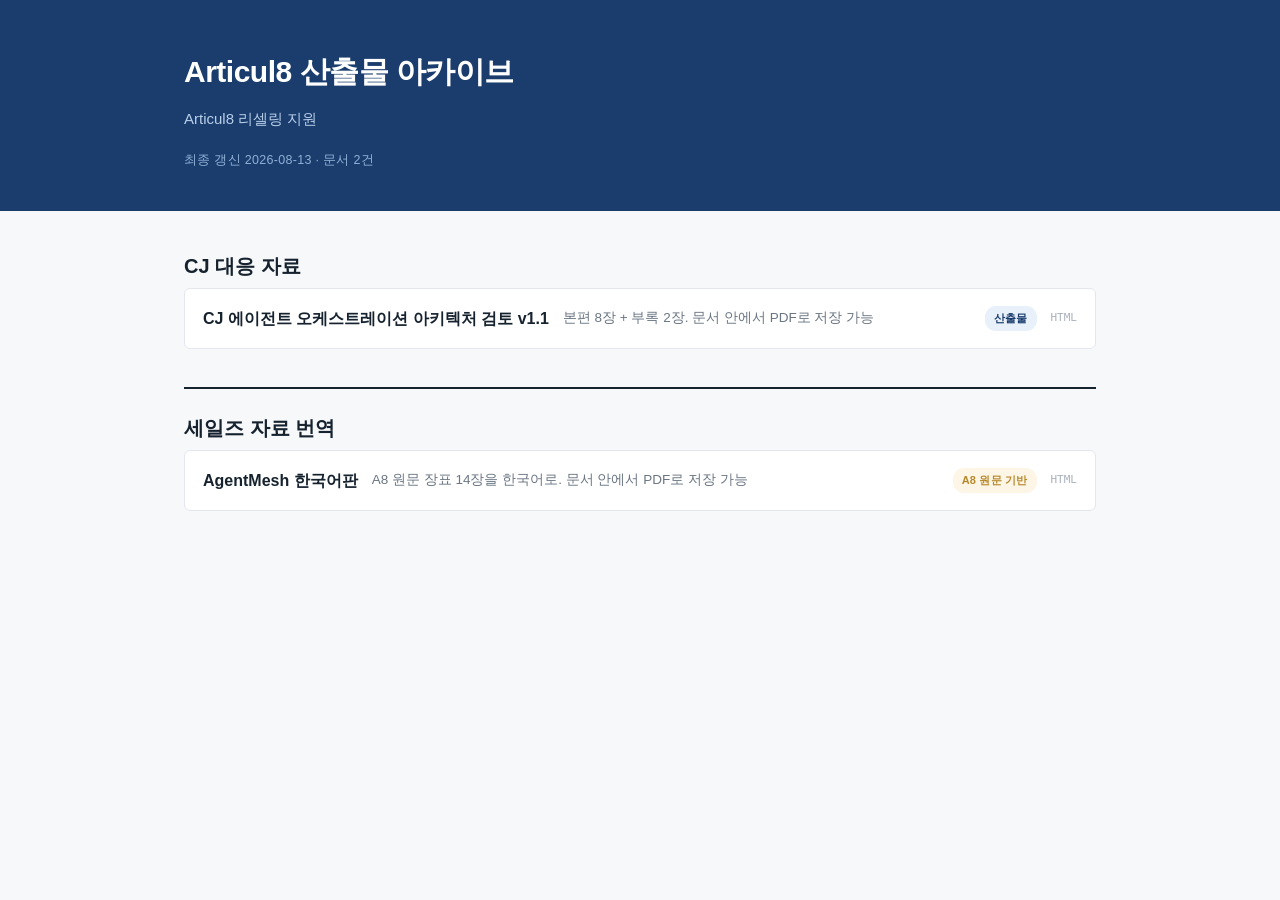
<file: index.html>
<!DOCTYPE html><html lang="ko"><head><meta charset="utf-8">
<meta name="viewport" content="width=device-width,initial-scale=1">
<meta name="robots" content="noindex,nofollow"><title>Articul8 산출물 아카이브</title>
<link rel="stylesheet" href="styles.css"></head><body>
<header><div class="wrap"><h1>Articul8 산출물 아카이브</h1>
<p>Articul8 리셀링 지원</p>
<div class="meta">최종 갱신 2026-08-13 · 문서 2건</div></div></header>
<div class="wrap">

<h2>CJ 대응 자료</h2><ul><li><a class='row' href='files/CJ_%EC%97%90%EC%9D%B4%EC%A0%84%ED%8A%B8_%EC%98%A4%EC%BC%80%EC%8A%A4%ED%8A%B8%EB%A0%88%EC%9D%B4%EC%85%98_%EC%95%84%ED%82%A4%ED%85%8D%EC%B2%98_%EA%B2%80%ED%86%A0_v1.1.html'><span class='t'>CJ 에이전트 오케스트레이션 아키텍처 검토 v1.1</span><span class='d'>본편 8장 + 부록 2장. 문서 안에서 PDF로 저장 가능</span><span class='b b-pub'>산출물</span><span class='x'>HTML</span></a></li></ul><h2>세일즈 자료 번역</h2><ul><li><a class='row' href='files/A8_AgentMesh_%ED%95%9C%EA%B5%AD%EC%96%B4%ED%8C%90.html'><span class='t'>AgentMesh 한국어판</span><span class='d'>A8 원문 장표 14장을 한국어로. 문서 안에서 PDF로 저장 가능</span><span class='b b-nda'>A8 원문 기반</span><span class='x'>HTML</span></a></li></ul>
</div></body></html>
</file>
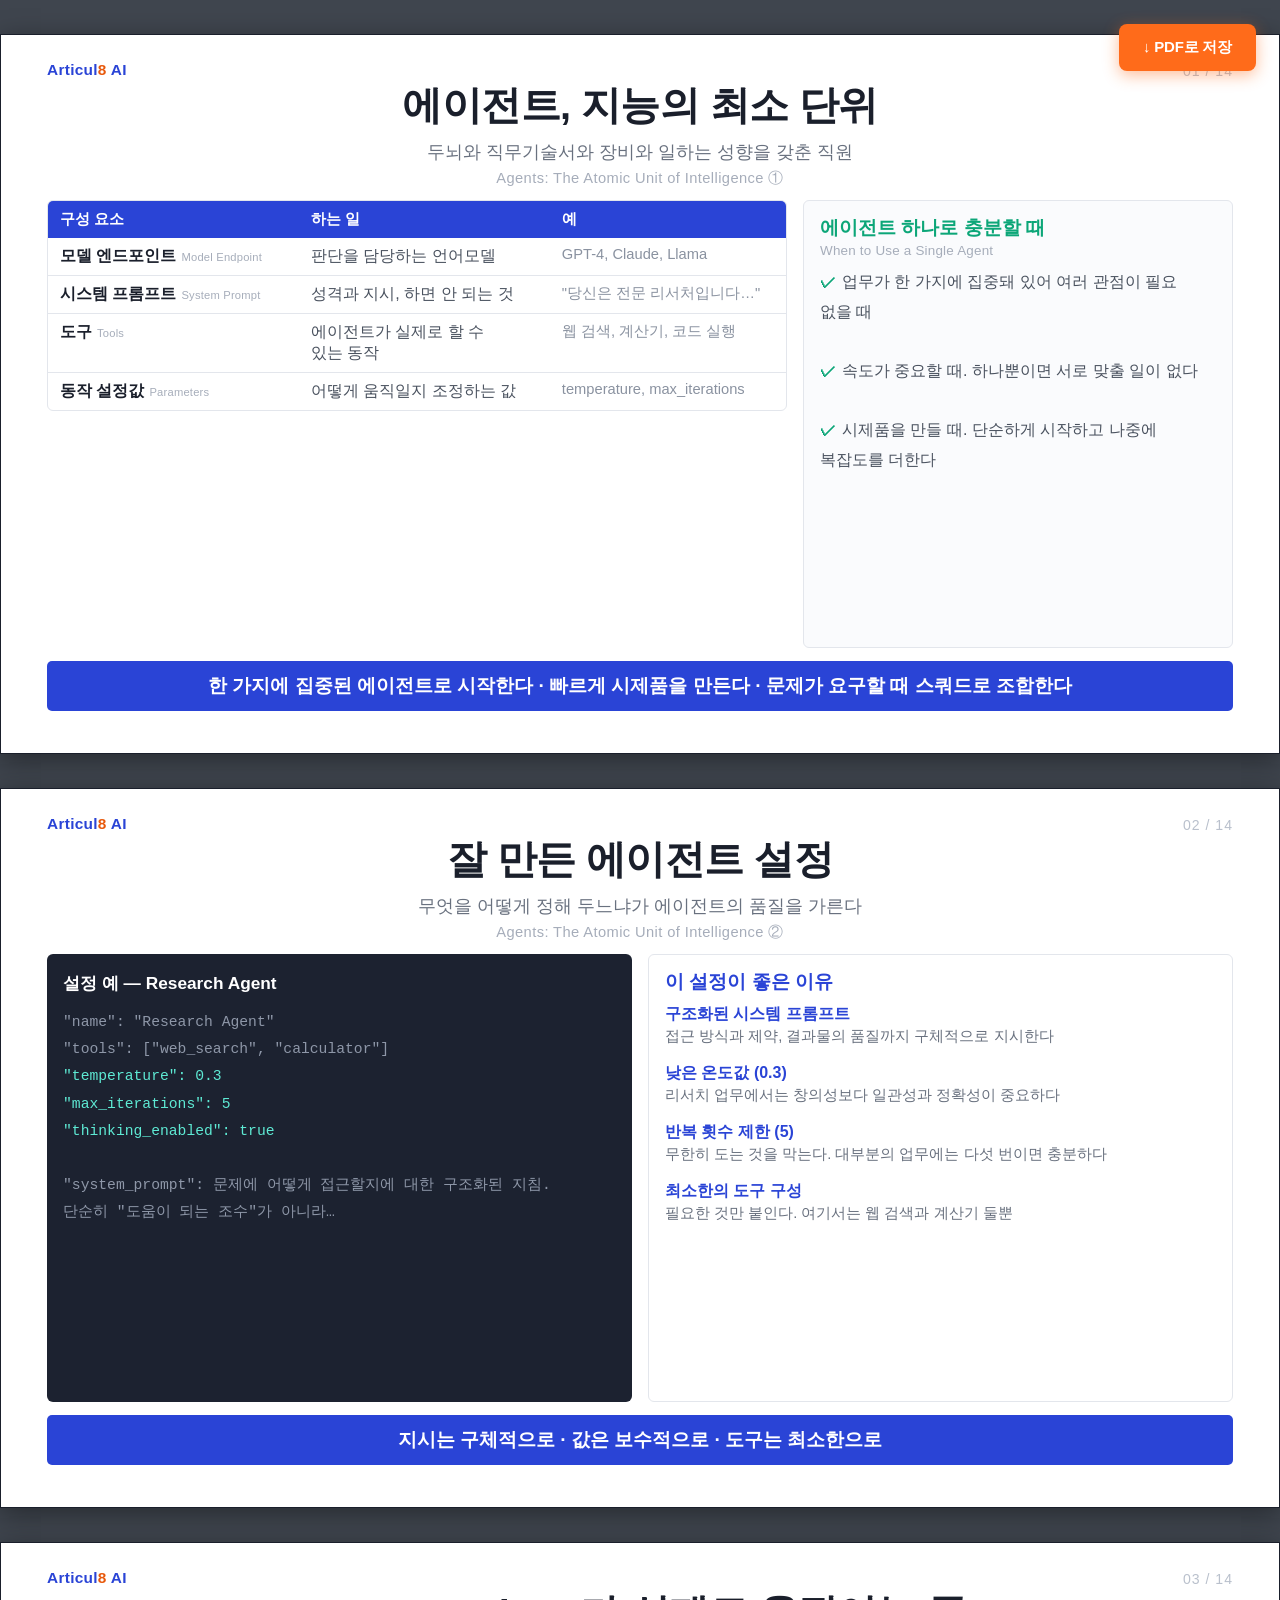
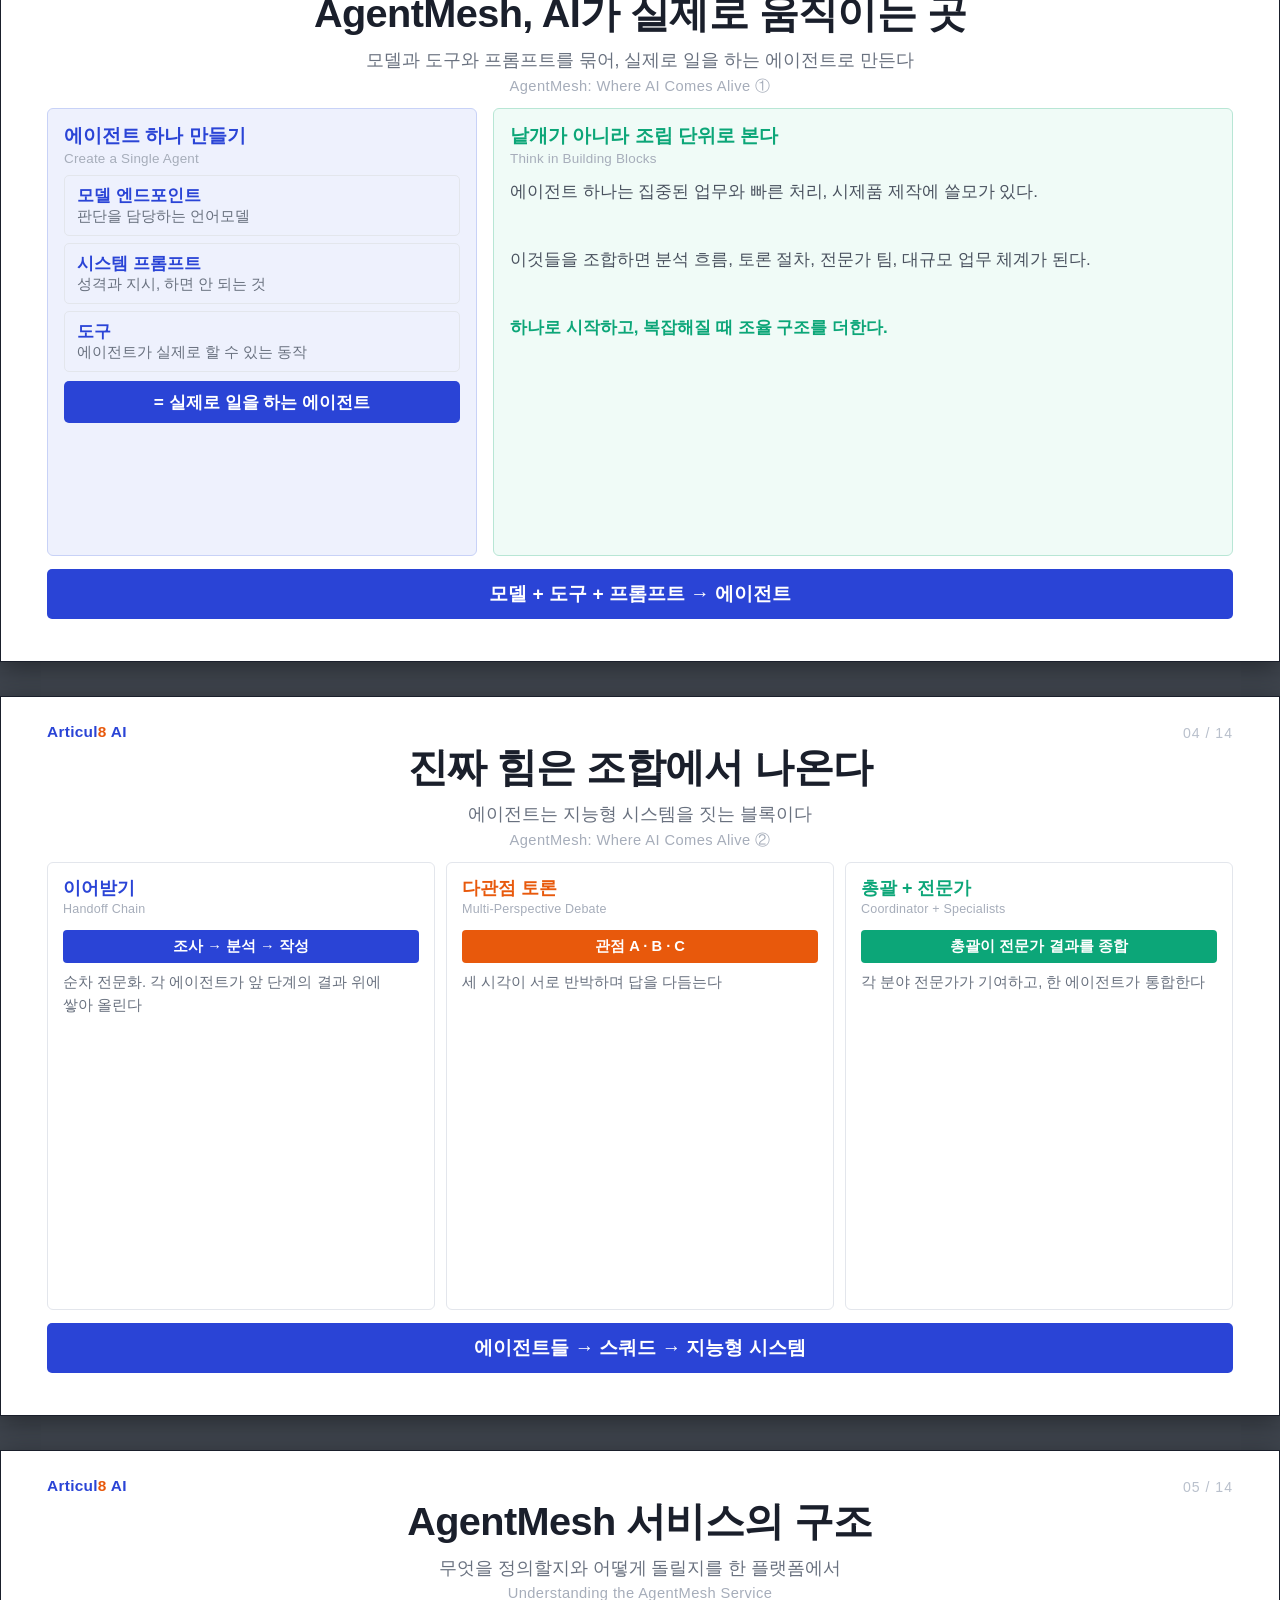
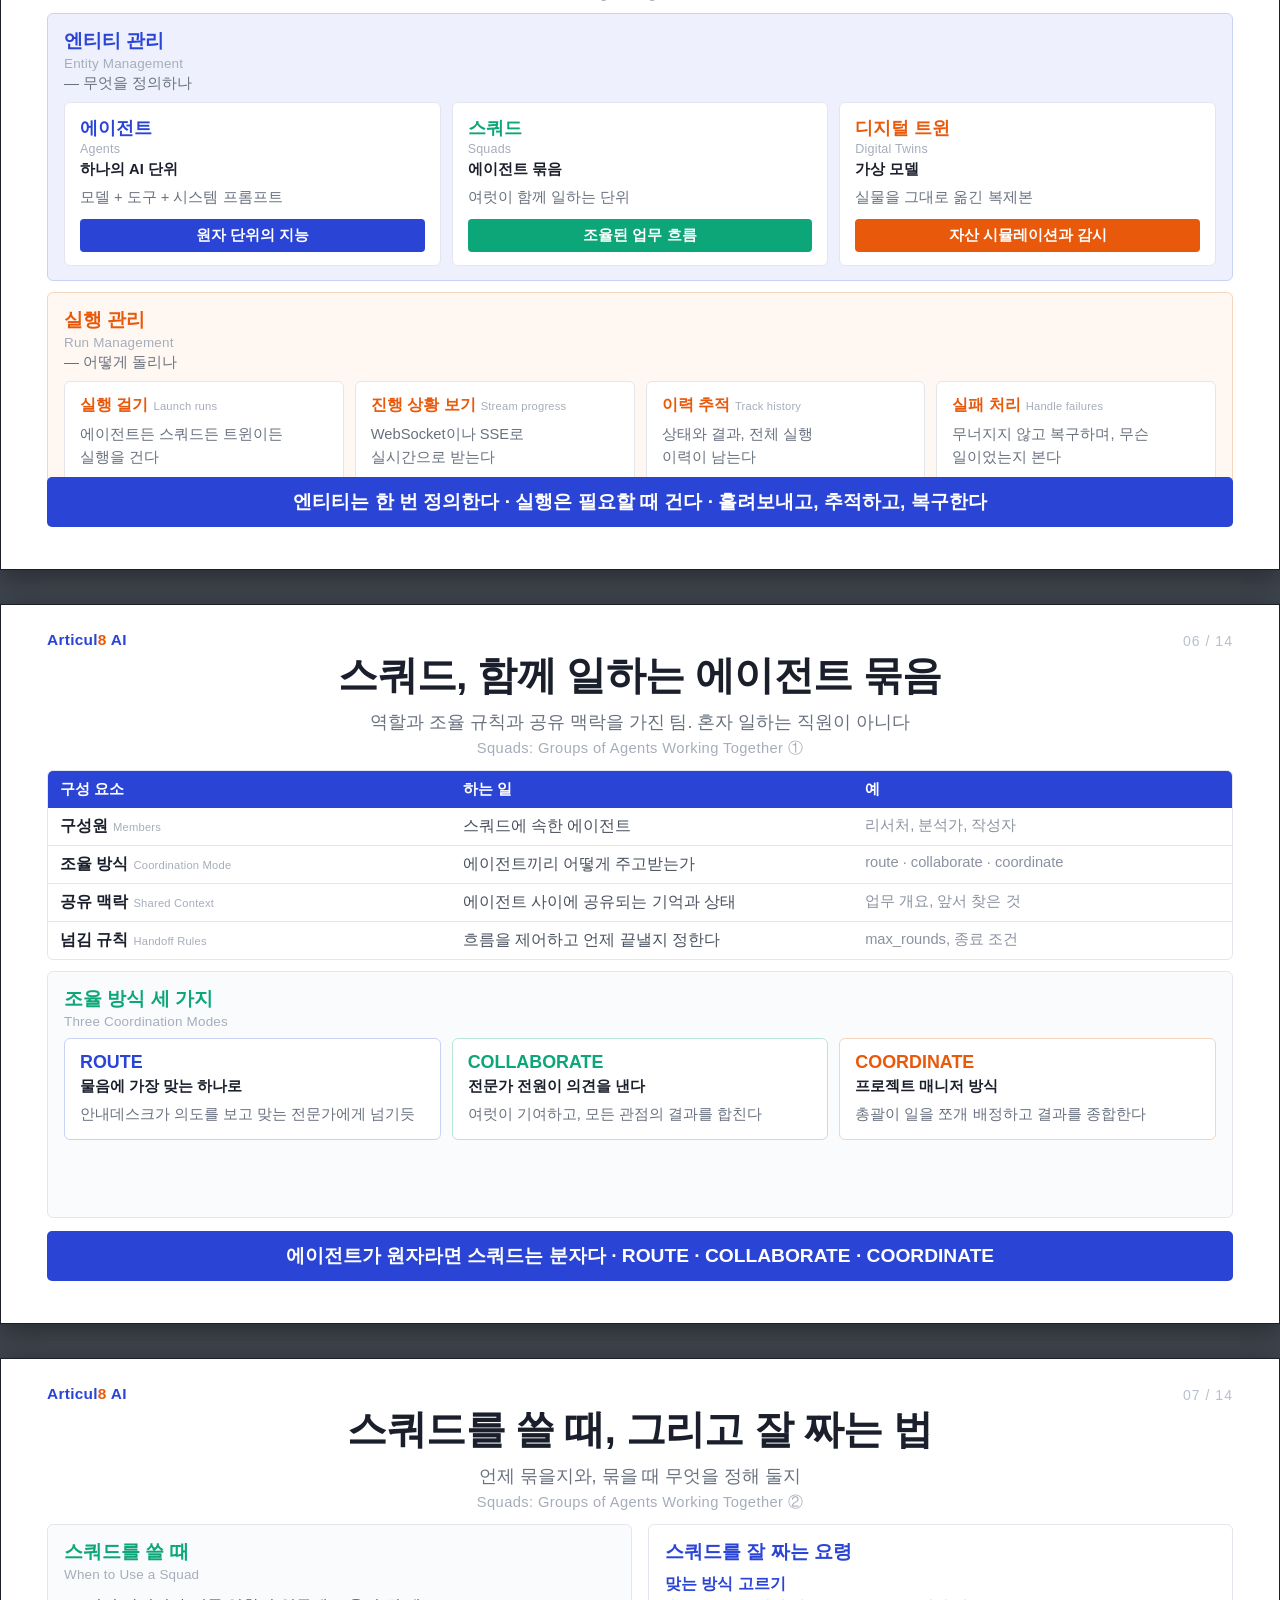
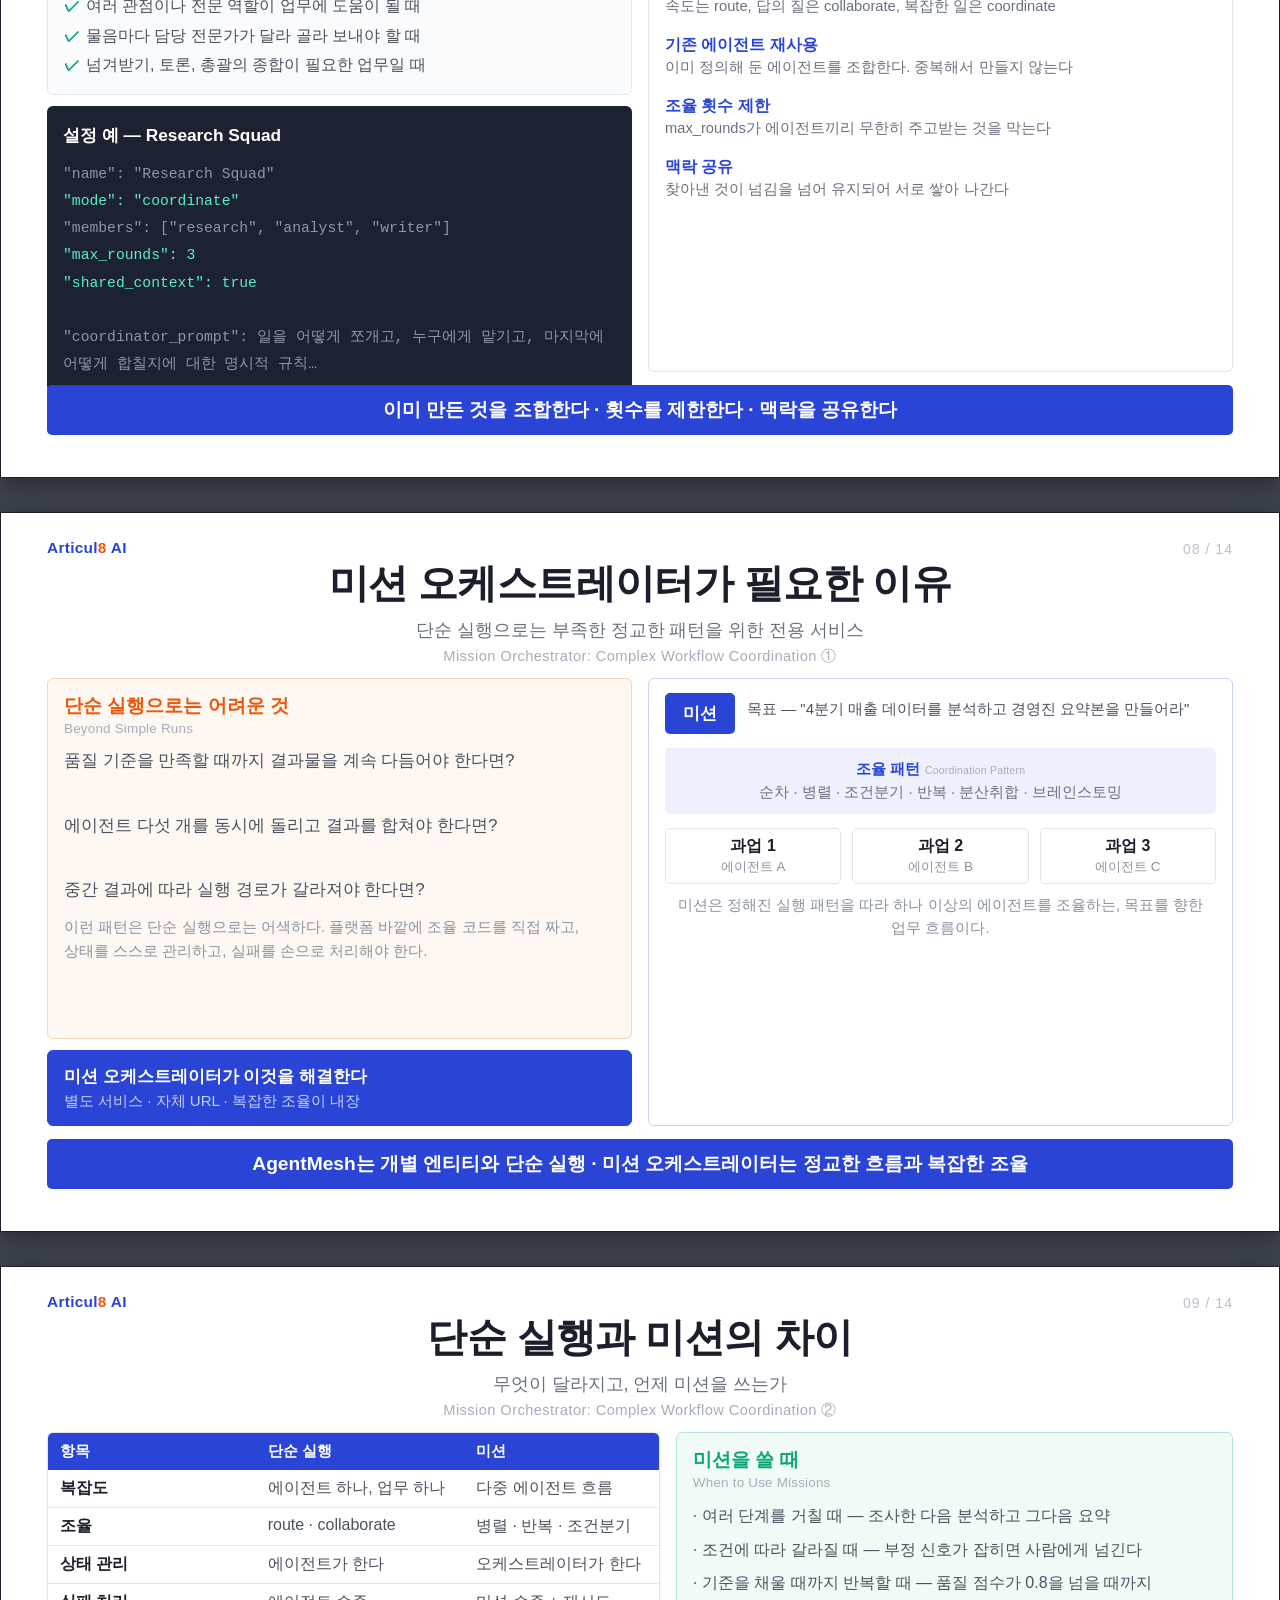
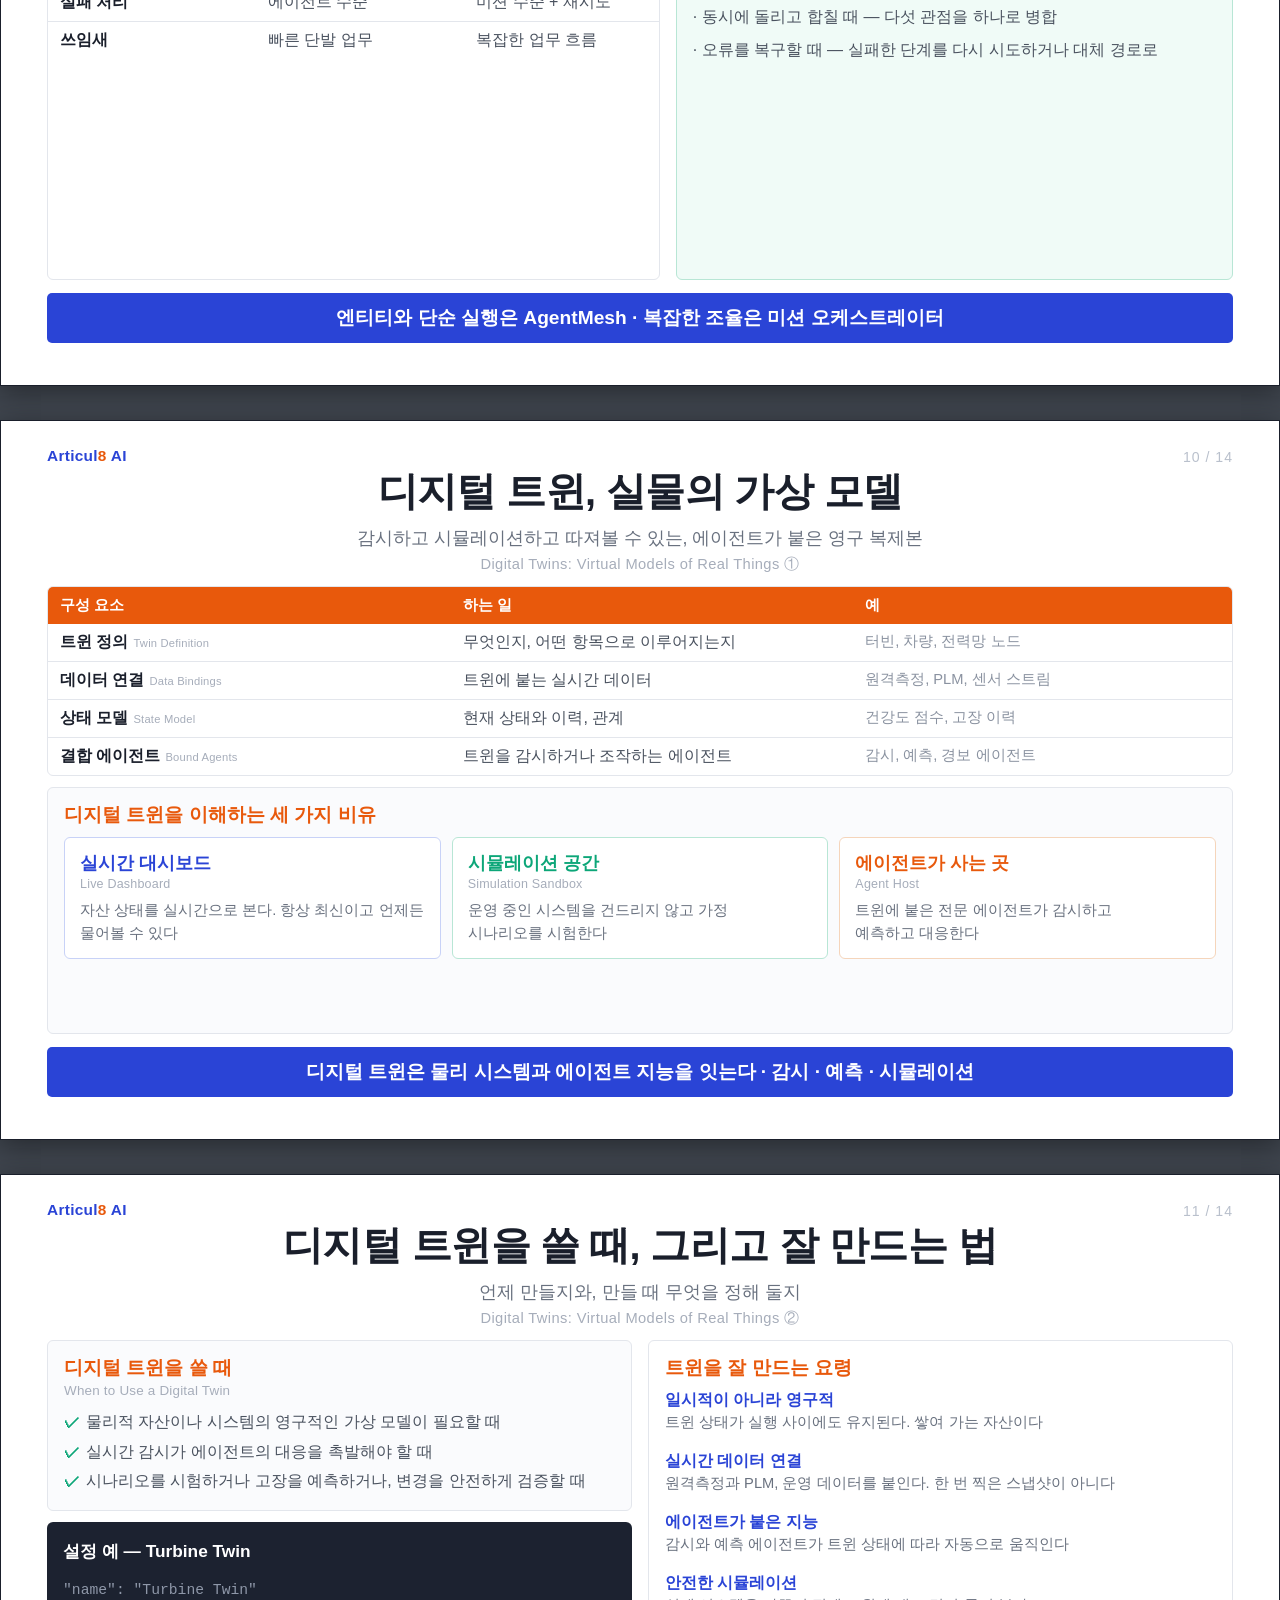
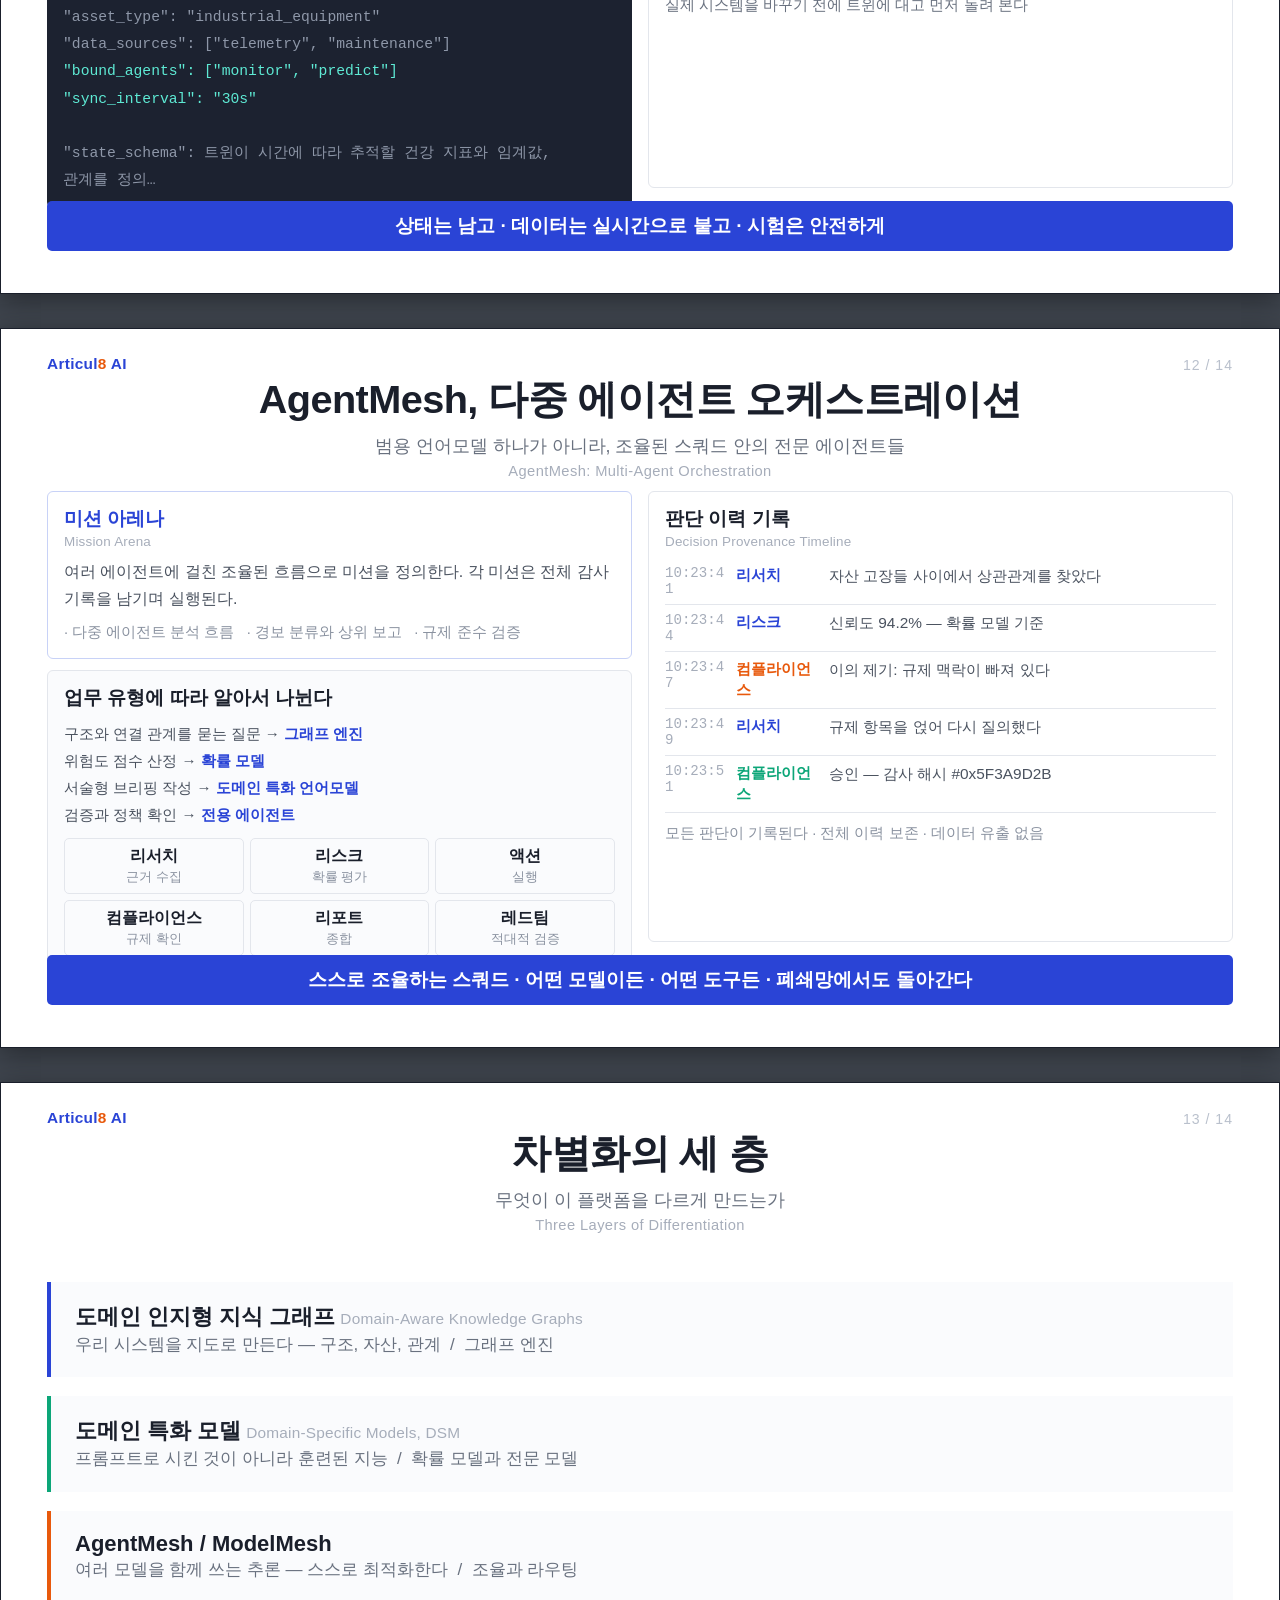
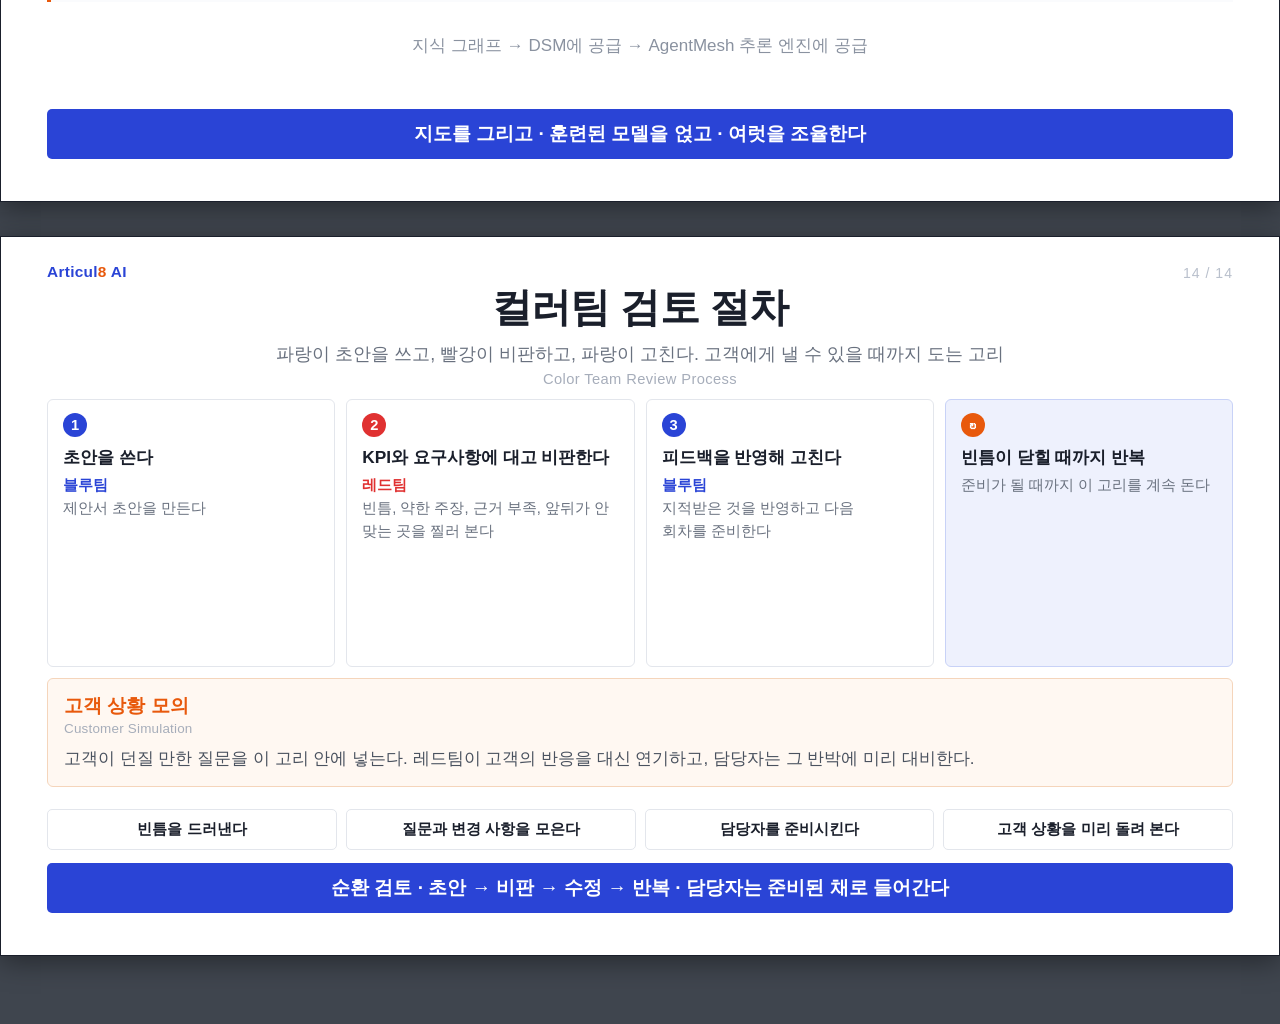
<file: files/A8_AgentMesh_한국어판.html>
<!DOCTYPE html>
<html lang="ko"><head><meta charset="utf-8">
<meta name="viewport" content="width=1280">
<title>A8_AgentMesh_한국어판</title>
<style>
@page{size:1280px 720px;margin:0;}
@media screen{
  body{background:#3f454e;padding:34px 0;}
  .s{margin:0 auto 34px;border:1px solid #1a1f2b;box-shadow:0 6px 26px rgba(0,0,0,.4);}
}
:root{--pri:#2a44d6;--pri2:#5a71e8;--tl:#0ca678;--og:#e8590c;
 --ink:#1a1f2b;--mute:#69717f;--line:#e3e6ec;--soft:#eef1fd;--bg:#fafbfd;}
*{box-sizing:border-box;margin:0;padding:0;}
body{font-family:'Apple SD Gothic Neo','Malgun Gothic',sans-serif;-webkit-font-smoothing:antialiased;}
.s{width:1280px;height:720px;padding:30px 46px 42px;background:#fff;position:relative;
   page-break-after:always;display:flex;flex-direction:column;overflow:hidden;}
.s:last-child{page-break-after:auto;}
.brand{position:absolute;left:46px;top:26px;font-size:15.4px;font-weight:800;color:var(--pri);letter-spacing:.3px;}
.brand em{font-style:normal;color:var(--og);}
.hd{text-align:center;margin:14px 0 12px;}
.hd h1{font-size:39.7px;font-weight:800;color:var(--ink);letter-spacing:-.6px;}
.hd h1 small{display:block;font-size:17.9px;font-weight:500;color:var(--mute);margin-top:7px;letter-spacing:0;}
.hd .en{font-size:14.7px;color:#a6adba;letter-spacing:.4px;margin-top:5px;}
.body{flex:1;display:flex;gap:16px;min-height:0;}
.col{display:flex;flex-direction:column;gap:11px;min-width:0;}
.foot{margin-top:13px;background:var(--pri);color:#fff;border-radius:5px;padding:12px;
  text-align:center;font-size:19.2px;font-weight:700;}
.pg{position:absolute;right:46px;top:28px;font-size:14.1px;color:#b9c0cc;letter-spacing:1px;}

.card{border:1px solid var(--line);border-radius:6px;padding:14px 16px;background:#fff;}
.card.tint{background:var(--bg);}
.ttl{font-size:19.2px;font-weight:800;color:var(--ink);margin-bottom:9px;}
.ttl.pri{color:var(--pri);} .ttl.tl{color:var(--tl);} .ttl.og{color:var(--og);}

table{width:100%;border-collapse:collapse;}
th{background:var(--pri);color:#fff;font-size:15.4px;font-weight:700;padding:8px 12px;text-align:left;}
td{border-bottom:1px solid var(--line);padding:8px 12px;font-size:16.0px;color:#4a525f;vertical-align:top;}
tr:last-child td{border-bottom:none;}
td.k{font-weight:700;color:var(--ink);width:34%;}
td.ex{color:#8a92a0;font-size:14.7px;width:32%;}

.chk{font-size:16.0px;color:#4a525f;line-height:1.85;}
.chk i{font-style:normal;color:var(--tl);font-weight:800;margin-right:6px;}
.cfg{background:#1c2230;border-radius:6px;padding:14px 16px;font-size:14.7px;line-height:1.85;
  color:#8e97a8;font-family:'SF Mono',Menlo,monospace;}
.cfg b{color:#5eead4;font-weight:400;}
.cfg .t{color:#fff;font-family:'Apple SD Gothic Neo',sans-serif;font-size:17.3px;font-weight:800;
  display:block;margin-bottom:9px;}
.tip{margin-bottom:9px;}
.tip:last-child{margin-bottom:0;}
.tip b{display:block;font-size:16.0px;color:var(--pri);}
.tip span{font-size:14.7px;color:#69717f;line-height:1.5;}

.three{display:grid;grid-template-columns:repeat(3,1fr);gap:11px;}
.mini{border:1px solid var(--line);border-radius:6px;padding:13px 15px;background:#fff;}
.mini .h{font-size:17.9px;font-weight:800;margin-bottom:4px;}
.mini .sub{font-size:14.7px;color:var(--ink);font-weight:600;margin-bottom:7px;}
.mini p{font-size:14.7px;color:#69717f;line-height:1.55;}
.chip{border-radius:4px;padding:7px;text-align:center;font-size:14.7px;font-weight:700;
  color:#fff;margin-bottom:8px;}

.bandline{background:var(--og);color:#fff;border-radius:5px;padding:10px;text-align:center;
  font-size:17.9px;font-weight:800;}
.eq{background:var(--pri);color:#fff;border-radius:5px;padding:9px;text-align:center;
  font-size:17.3px;font-weight:800;margin-top:9px;}
.part{border:1px solid var(--line);border-radius:5px;padding:9px 12px;margin-bottom:7px;}
.part b{display:block;font-size:16.6px;color:var(--pri);}
.part span{font-size:14.7px;color:#69717f;}

.tl-row{display:flex;gap:11px;font-size:15.4px;padding:7px 0;border-bottom:1px solid var(--line);}
.tl-row:last-child{border-bottom:none;}
.tl-row .t{width:60px;flex:none;color:#a6adba;font-family:'SF Mono',Menlo,monospace;font-size:14.1px;}
.tl-row .who{width:82px;flex:none;font-weight:800;color:var(--pri);}
.tl-row .what{color:#4a525f;line-height:1.45;}
.tl-row.warn .who{color:var(--og);}
.tl-row.ok .who{color:var(--tl);}
.roles{display:grid;grid-template-columns:repeat(3,1fr);gap:6px;}
.role{border:1px solid var(--line);border-radius:5px;padding:7px;text-align:center;}
.role b{display:block;font-size:16.0px;color:var(--ink);}
.role span{font-size:13.4px;color:#8a92a0;}
.layer{border-left:4px solid var(--pri);background:var(--bg);padding:10px 14px;margin-bottom:8px;}
.layer b{display:block;font-size:17.3px;color:var(--ink);}
.layer span{font-size:14.7px;color:#69717f;line-height:1.5;}
.note{margin-top:9px;font-size:14.7px;color:#8a92a0;line-height:1.55;}
.cycle{display:flex;gap:11px;}
.step{flex:1;border:1px solid var(--line);border-radius:6px;padding:13px 15px;}
.step .n{width:24px;height:24px;border-radius:50%;color:#fff;font-size:14.7px;font-weight:800;
  display:flex;align-items:center;justify-content:center;margin-bottom:8px;}
.step b{display:block;font-size:17.3px;color:var(--ink);margin-bottom:5px;}
.step span{font-size:14.7px;color:#69717f;line-height:1.55;}
.four{display:grid;grid-template-columns:repeat(4,1fr);gap:9px;margin-top:11px;}
.e{font-style:normal;font-weight:400;font-size:.7em;color:#a6adba;margin-left:5px;letter-spacing:.2px;}
.mini .h .e,.ttl .e{display:block;margin-left:0;margin-top:2px;}
.four div{border:1px solid var(--line);border-radius:5px;padding:9px;text-align:center;
  font-size:15.4px;font-weight:700;color:var(--ink);}

@media print{
  *,*::before,*::after{-webkit-print-color-adjust:exact !important;print-color-adjust:exact !important;}
  body{background:#fff !important;padding:0 !important;}
  .s{margin:0 !important;border:none !important;box-shadow:none !important;}
}

/* 한국어 줄바꿈 — 어절 중간에서 끊기지 않게, 마지막 줄 고아 단어 방지 */
body{word-break:keep-all;overflow-wrap:break-word;text-wrap:pretty;}
h1,h2,h3,.close,.foot,.ttl,.hd h1{text-wrap:balance;}
</style></head><body>

<div class="s">
 <div class="brand">Articul<em>8</em> AI</div><div class="pg">01 / 14</div>
 <div class="hd"><h1>에이전트, 지능의 최소 단위<small>두뇌와 직무기술서와 장비와 일하는 성향을 갖춘 직원</small></h1><div class="en">Agents: The Atomic Unit of Intelligence ①</div></div>
 <div class="body">
 <div class="col" style="flex:1.5;">
  <div class="card" style="padding:0;overflow:hidden;">
   <table><tr><th>구성 요소</th><th>하는 일</th><th>예</th></tr>
    <tr><td class="k">모델 엔드포인트<i class="e">Model Endpoint</i></td><td>판단을 담당하는 언어모델</td><td class="ex">GPT-4, Claude, Llama</td></tr>
    <tr><td class="k">시스템 프롬프트<i class="e">System Prompt</i></td><td>성격과 지시, 하면 안 되는 것</td><td class="ex">"당신은 전문 리서처입니다…"</td></tr>
    <tr><td class="k">도구<i class="e">Tools</i></td><td>에이전트가 실제로 할 수 있는 동작</td><td class="ex">웹 검색, 계산기, 코드 실행</td></tr>
    <tr><td class="k">동작 설정값<i class="e">Parameters</i></td><td>어떻게 움직일지 조정하는 값</td><td class="ex">temperature, max_iterations</td></tr>
   </table></div></div>
 <div class="col" style="width:430px;flex:none;">
  <div class="card tint" style="flex:1;">
   <div class="ttl tl">에이전트 하나로 충분할 때<i class="e">When to Use a Single Agent</i></div>
   <div class="chk">
     <i>✓</i>업무가 한 가지에 집중돼 있어 여러 관점이 필요 없을 때<br><br>
     <i>✓</i>속도가 중요할 때. 하나뿐이면 서로 맞출 일이 없다<br><br>
     <i>✓</i>시제품을 만들 때. 단순하게 시작하고 나중에 복잡도를 더한다</div></div></div>
</div>
 <div class="foot">한 가지에 집중된 에이전트로 시작한다 · 빠르게 시제품을 만든다 · 문제가 요구할 때 스쿼드로 조합한다</div>
</div>

<div class="s">
 <div class="brand">Articul<em>8</em> AI</div><div class="pg">02 / 14</div>
 <div class="hd"><h1>잘 만든 에이전트 설정<small>무엇을 어떻게 정해 두느냐가 에이전트의 품질을 가른다</small></h1><div class="en">Agents: The Atomic Unit of Intelligence ②</div></div>
 <div class="body">
 <div class="col" style="flex:1;">
  <div class="cfg" style="flex:1;"><span class="t">설정 예 — Research Agent</span>
   "name": "Research Agent"<br>"tools": ["web_search", "calculator"]<br>
   <b>"temperature": 0.3</b><br><b>"max_iterations": 5</b><br><b>"thinking_enabled": true</b><br><br>
   "system_prompt": 문제에 어떻게 접근할지에 대한 구조화된 지침.<br>단순히 "도움이 되는 조수"가 아니라…</div></div>
 <div class="col" style="flex:1;">
  <div class="card" style="flex:1;">
   <div class="ttl pri">이 설정이 좋은 이유</div>
   <div class="tip" style="margin-bottom:16px;"><b>구조화된 시스템 프롬프트</b><span>접근 방식과 제약, 결과물의 품질까지 구체적으로 지시한다</span></div>
   <div class="tip" style="margin-bottom:16px;"><b>낮은 온도값 (0.3)</b><span>리서치 업무에서는 창의성보다 일관성과 정확성이 중요하다</span></div>
   <div class="tip" style="margin-bottom:16px;"><b>반복 횟수 제한 (5)</b><span>무한히 도는 것을 막는다. 대부분의 업무에는 다섯 번이면 충분하다</span></div>
   <div class="tip"><b>최소한의 도구 구성</b><span>필요한 것만 붙인다. 여기서는 웹 검색과 계산기 둘뿐</span></div></div></div>
</div>
 <div class="foot">지시는 구체적으로 · 값은 보수적으로 · 도구는 최소한으로</div>
</div>

<div class="s">
 <div class="brand">Articul<em>8</em> AI</div><div class="pg">03 / 14</div>
 <div class="hd"><h1>AgentMesh, AI가 실제로 움직이는 곳<small>모델과 도구와 프롬프트를 묶어, 실제로 일을 하는 에이전트로 만든다</small></h1><div class="en">AgentMesh: Where AI Comes Alive ①</div></div>
 <div class="body">
 <div class="col" style="width:430px;flex:none;">
  <div class="card" style="background:var(--soft);border-color:#c8d2f7;flex:1;">
   <div class="ttl pri">에이전트 하나 만들기<i class="e">Create a Single Agent</i></div>
   <div class="part"><b>모델 엔드포인트</b><span>판단을 담당하는 언어모델</span></div>
   <div class="part"><b>시스템 프롬프트</b><span>성격과 지시, 하면 안 되는 것</span></div>
   <div class="part" style="margin-bottom:0;"><b>도구</b><span>에이전트가 실제로 할 수 있는 동작</span></div>
   <div class="eq">= 실제로 일을 하는 에이전트</div></div></div>
 <div class="col" style="flex:1;">
  <div class="card" style="background:#f0fbf7;border-color:#b8e6d5;flex:1;">
   <div class="ttl tl">낱개가 아니라 조립 단위로 본다<i class="e">Think in Building Blocks</i></div>
   <div style="font-size:17px;color:#4a525f;line-height:2;">
     에이전트 하나는 집중된 업무와 빠른 처리, 시제품 제작에 쓸모가 있다.<br><br>
     이것들을 조합하면 분석 흐름, 토론 절차, 전문가 팀, 대규모 업무 체계가 된다.<br><br>
     <b style="color:var(--tl);">하나로 시작하고, 복잡해질 때 조율 구조를 더한다.</b></div></div></div>
</div>
 <div class="foot">모델 + 도구 + 프롬프트 → 에이전트</div>
</div>

<div class="s">
 <div class="brand">Articul<em>8</em> AI</div><div class="pg">04 / 14</div>
 <div class="hd"><h1>진짜 힘은 조합에서 나온다<small>에이전트는 지능형 시스템을 짓는 블록이다</small></h1><div class="en">AgentMesh: Where AI Comes Alive ②</div></div>
 <div class="body">
 <div class="three" style="width:100%;">
  <div class="mini" style="display:flex;flex-direction:column;">
    <div class="h" style="color:var(--pri);">이어받기<i class="e">Handoff Chain</i></div>
    <div class="chip" style="background:var(--pri);margin-top:10px;">조사 → 분석 → 작성</div>
    <p style="flex:1;">순차 전문화. 각 에이전트가 앞 단계의 결과 위에 쌓아 올린다</p></div>
  <div class="mini" style="display:flex;flex-direction:column;">
    <div class="h" style="color:var(--og);">다관점 토론<i class="e">Multi-Perspective Debate</i></div>
    <div class="chip" style="background:var(--og);margin-top:10px;">관점 A · B · C</div>
    <p style="flex:1;">세 시각이 서로 반박하며 답을 다듬는다</p></div>
  <div class="mini" style="display:flex;flex-direction:column;">
    <div class="h" style="color:var(--tl);">총괄 + 전문가<i class="e">Coordinator + Specialists</i></div>
    <div class="chip" style="background:var(--tl);margin-top:10px;">총괄이 전문가 결과를 종합</div>
    <p style="flex:1;">각 분야 전문가가 기여하고, 한 에이전트가 통합한다</p></div>
 </div>
</div>
 <div class="foot">에이전트들 → 스쿼드 → 지능형 시스템</div>
</div>

<div class="s">
 <div class="brand">Articul<em>8</em> AI</div><div class="pg">05 / 14</div>
 <div class="hd"><h1>AgentMesh 서비스의 구조<small>무엇을 정의할지와 어떻게 돌릴지를 한 플랫폼에서</small></h1><div class="en">Understanding the AgentMesh Service</div></div>
 <div class="body">
 <div class="col" style="width:100%;">
  <div class="card" style="background:var(--soft);border-color:#c8d2f7;flex:1;">
   <div class="ttl pri">엔티티 관리<i class="e">Entity Management</i> <span style="font-weight:400;font-size:15px;color:var(--mute);">— 무엇을 정의하나</span></div>
   <div class="three">
    <div class="mini"><div class="h" style="color:var(--pri);">에이전트<i class="e">Agents</i></div><div class="sub">하나의 AI 단위</div>
      <p>모델 + 도구 + 시스템 프롬프트</p><div class="chip" style="background:var(--pri);margin:10px 0 0;">원자 단위의 지능</div></div>
    <div class="mini"><div class="h" style="color:var(--tl);">스쿼드<i class="e">Squads</i></div><div class="sub">에이전트 묶음</div>
      <p>여럿이 함께 일하는 단위</p><div class="chip" style="background:var(--tl);margin:10px 0 0;">조율된 업무 흐름</div></div>
    <div class="mini"><div class="h" style="color:var(--og);">디지털 트윈<i class="e">Digital Twins</i></div><div class="sub">가상 모델</div>
      <p>실물을 그대로 옮긴 복제본</p><div class="chip" style="background:var(--og);margin:10px 0 0;">자산 시뮬레이션과 감시</div></div>
   </div></div>
  <div class="card" style="background:#fff8f2;border-color:#f5d5bb;">
   <div class="ttl og">실행 관리<i class="e">Run Management</i> <span style="font-weight:400;font-size:15px;color:var(--mute);">— 어떻게 돌리나</span></div>
   <div style="display:grid;grid-template-columns:repeat(4,1fr);gap:11px;">
    <div class="mini"><div class="sub" style="color:var(--og);font-size:16px;">실행 걸기<i class="e">Launch runs</i></div>
      <p>에이전트든 스쿼드든 트윈이든 실행을 건다</p></div>
    <div class="mini"><div class="sub" style="color:var(--og);font-size:16px;">진행 상황 보기<i class="e">Stream progress</i></div>
      <p>WebSocket이나 SSE로 실시간으로 받는다</p></div>
    <div class="mini"><div class="sub" style="color:var(--og);font-size:16px;">이력 추적<i class="e">Track history</i></div>
      <p>상태와 결과, 전체 실행 이력이 남는다</p></div>
    <div class="mini"><div class="sub" style="color:var(--og);font-size:16px;">실패 처리<i class="e">Handle failures</i></div>
      <p>무너지지 않고 복구하며, 무슨 일이었는지 본다</p></div>
   </div></div></div>
</div>
 <div class="foot">엔티티는 한 번 정의한다 · 실행은 필요할 때 건다 · 흘려보내고, 추적하고, 복구한다</div>
</div>

<div class="s">
 <div class="brand">Articul<em>8</em> AI</div><div class="pg">06 / 14</div>
 <div class="hd"><h1>스쿼드, 함께 일하는 에이전트 묶음<small>역할과 조율 규칙과 공유 맥락을 가진 팀. 혼자 일하는 직원이 아니다</small></h1><div class="en">Squads: Groups of Agents Working Together ①</div></div>
 <div class="body">
 <div class="col" style="width:100%;">
  <div class="card" style="padding:0;overflow:hidden;">
   <table><tr><th>구성 요소</th><th>하는 일</th><th>예</th></tr>
    <tr><td class="k">구성원<i class="e">Members</i></td><td>스쿼드에 속한 에이전트</td><td class="ex">리서처, 분석가, 작성자</td></tr>
    <tr><td class="k">조율 방식<i class="e">Coordination Mode</i></td><td>에이전트끼리 어떻게 주고받는가</td><td class="ex">route · collaborate · coordinate</td></tr>
    <tr><td class="k">공유 맥락<i class="e">Shared Context</i></td><td>에이전트 사이에 공유되는 기억과 상태</td><td class="ex">업무 개요, 앞서 찾은 것</td></tr>
    <tr><td class="k">넘김 규칙<i class="e">Handoff Rules</i></td><td>흐름을 제어하고 언제 끝낼지 정한다</td><td class="ex">max_rounds, 종료 조건</td></tr>
   </table></div>
  <div class="card tint" style="flex:1;">
   <div class="ttl tl">조율 방식 세 가지<i class="e">Three Coordination Modes</i></div>
   <div class="three">
    <div class="mini" style="border-color:#c8d2f7;"><div class="h" style="color:var(--pri);">ROUTE</div>
      <div class="sub">물음에 가장 맞는 하나로</div><p>안내데스크가 의도를 보고 맞는 전문가에게 넘기듯</p></div>
    <div class="mini" style="border-color:#b8e6d5;"><div class="h" style="color:var(--tl);">COLLABORATE</div>
      <div class="sub">전문가 전원이 의견을 낸다</div><p>여럿이 기여하고, 모든 관점의 결과를 합친다</p></div>
    <div class="mini" style="border-color:#f5d5bb;"><div class="h" style="color:var(--og);">COORDINATE</div>
      <div class="sub">프로젝트 매니저 방식</div><p>총괄이 일을 쪼개 배정하고 결과를 종합한다</p></div>
   </div></div></div>
</div>
 <div class="foot">에이전트가 원자라면 스쿼드는 분자다 · ROUTE · COLLABORATE · COORDINATE</div>
</div>

<div class="s">
 <div class="brand">Articul<em>8</em> AI</div><div class="pg">07 / 14</div>
 <div class="hd"><h1>스쿼드를 쓸 때, 그리고 잘 짜는 법<small>언제 묶을지와, 묶을 때 무엇을 정해 둘지</small></h1><div class="en">Squads: Groups of Agents Working Together ②</div></div>
 <div class="body">
 <div class="col" style="flex:1;">
  <div class="card tint">
   <div class="ttl tl">스쿼드를 쓸 때<i class="e">When to Use a Squad</i></div>
   <div class="chk">
     <i>✓</i>여러 관점이나 전문 역할이 업무에 도움이 될 때<br>
     <i>✓</i>물음마다 담당 전문가가 달라 골라 보내야 할 때<br>
     <i>✓</i>넘겨받기, 토론, 총괄의 종합이 필요한 업무일 때</div></div>
  <div class="cfg" style="flex:1;"><span class="t">설정 예 — Research Squad</span>
   "name": "Research Squad"<br><b>"mode": "coordinate"</b><br>
   "members": ["research", "analyst", "writer"]<br><b>"max_rounds": 3</b><br><b>"shared_context": true</b><br><br>
   "coordinator_prompt": 일을 어떻게 쪼개고, 누구에게 맡기고, 마지막에 어떻게 합칠지에 대한 명시적 규칙…</div></div>
 <div class="col" style="flex:1;">
  <div class="card" style="flex:1;">
   <div class="ttl pri">스쿼드를 잘 짜는 요령</div>
   <div class="tip" style="margin-bottom:18px;"><b>맞는 방식 고르기</b><span>속도는 route, 답의 질은 collaborate, 복잡한 일은 coordinate</span></div>
   <div class="tip" style="margin-bottom:18px;"><b>기존 에이전트 재사용</b><span>이미 정의해 둔 에이전트를 조합한다. 중복해서 만들지 않는다</span></div>
   <div class="tip" style="margin-bottom:18px;"><b>조율 횟수 제한</b><span>max_rounds가 에이전트끼리 무한히 주고받는 것을 막는다</span></div>
   <div class="tip"><b>맥락 공유</b><span>찾아낸 것이 넘김을 넘어 유지되어 서로 쌓아 나간다</span></div></div></div>
</div>
 <div class="foot">이미 만든 것을 조합한다 · 횟수를 제한한다 · 맥락을 공유한다</div>
</div>

<div class="s">
 <div class="brand">Articul<em>8</em> AI</div><div class="pg">08 / 14</div>
 <div class="hd"><h1>미션 오케스트레이터가 필요한 이유<small>단순 실행으로는 부족한 정교한 패턴을 위한 전용 서비스</small></h1><div class="en">Mission Orchestrator: Complex Workflow Coordination ①</div></div>
 <div class="body">
 <div class="col" style="flex:1;">
  <div class="card" style="background:#fff8f2;border-color:#f5d5bb;flex:1;">
   <div class="ttl og">단순 실행으로는 어려운 것<i class="e">Beyond Simple Runs</i></div>
   <div style="font-size:17px;color:#4a525f;line-height:1.9;">
     품질 기준을 만족할 때까지 결과물을 계속 다듬어야 한다면?<br><br>
     에이전트 다섯 개를 동시에 돌리고 결과를 합쳐야 한다면?<br><br>
     중간 결과에 따라 실행 경로가 갈라져야 한다면?</div>
   <div class="note" style="font-size:15px;">이런 패턴은 단순 실행으로는 어색하다. 플랫폼 바깥에 조율 코드를 직접 짜고, 상태를 스스로 관리하고, 실패를 손으로 처리해야 한다.</div></div>
  <div class="card" style="background:var(--pri);border-color:var(--pri);color:#fff;">
   <div style="font-size:17px;font-weight:800;margin-bottom:4px;">미션 오케스트레이터가 이것을 해결한다</div>
   <div style="font-size:15px;color:#c5cffa;">별도 서비스 · 자체 URL · 복잡한 조율이 내장</div></div></div>
 <div class="col" style="flex:1;">
  <div class="card" style="border-color:#c8d2f7;flex:1;">
   <div style="display:flex;gap:12px;align-items:flex-start;margin-bottom:14px;">
    <div style="background:var(--pri);color:#fff;border-radius:5px;padding:9px 18px;font-size:17px;font-weight:800;">미션</div>
    <div style="font-size:15px;color:#4a525f;line-height:1.5;padding-top:5px;">목표 — "4분기 매출 데이터를 분석하고 경영진 요약본을 만들어라"</div></div>
   <div style="background:var(--soft);border-radius:5px;padding:12px;text-align:center;margin-bottom:14px;">
     <b style="font-size:15px;color:var(--pri);">조율 패턴<i class="e">Coordination Pattern</i></b>
     <div style="font-size:15px;color:#69717f;margin-top:4px;">순차 · 병렬 · 조건분기 · 반복 · 분산취합 · 브레인스토밍</div></div>
   <div class="three">
    <div class="role"><b>과업 1</b><span>에이전트 A</span></div>
    <div class="role"><b>과업 2</b><span>에이전트 B</span></div>
    <div class="role"><b>과업 3</b><span>에이전트 C</span></div></div>
   <div class="note" style="text-align:center;font-size:15px;">미션은 정해진 실행 패턴을 따라 하나 이상의 에이전트를 조율하는, 목표를 향한 업무 흐름이다.</div></div></div>
</div>
 <div class="foot">AgentMesh는 개별 엔티티와 단순 실행 · 미션 오케스트레이터는 정교한 흐름과 복잡한 조율</div>
</div>

<div class="s">
 <div class="brand">Articul<em>8</em> AI</div><div class="pg">09 / 14</div>
 <div class="hd"><h1>단순 실행과 미션의 차이<small>무엇이 달라지고, 언제 미션을 쓰는가</small></h1><div class="en">Mission Orchestrator: Complex Workflow Coordination ②</div></div>
 <div class="body">
 <div class="col" style="flex:1.1;">
  <div class="card" style="padding:0;overflow:hidden;flex:1;">
   <table><tr><th>항목</th><th>단순 실행</th><th>미션</th></tr>
    <tr><td class="k" style="width:24%;">복잡도</td><td>에이전트 하나, 업무 하나</td><td>다중 에이전트 흐름</td></tr>
    <tr><td class="k">조율</td><td>route · collaborate</td><td>병렬 · 반복 · 조건분기</td></tr>
    <tr><td class="k">상태 관리</td><td>에이전트가 한다</td><td>오케스트레이터가 한다</td></tr>
    <tr><td class="k">실패 처리</td><td>에이전트 수준</td><td>미션 수준 + 재시도</td></tr>
    <tr><td class="k">쓰임새</td><td>빠른 단발 업무</td><td>복잡한 업무 흐름</td></tr>
   </table></div></div>
 <div class="col" style="flex:1;">
  <div class="card" style="background:#f0fbf7;border-color:#b8e6d5;flex:1;">
   <div class="ttl tl">미션을 쓸 때<i class="e">When to Use Missions</i></div>
   <div style="font-size:16px;color:#4a525f;line-height:2.1;">
     · 여러 단계를 거칠 때 — 조사한 다음 분석하고 그다음 요약<br>
     · 조건에 따라 갈라질 때 — 부정 신호가 잡히면 사람에게 넘긴다<br>
     · 기준을 채울 때까지 반복할 때 — 품질 점수가 0.8을 넘을 때까지<br>
     · 동시에 돌리고 합칠 때 — 다섯 관점을 하나로 병합<br>
     · 오류를 복구할 때 — 실패한 단계를 다시 시도하거나 대체 경로로</div></div></div>
</div>
 <div class="foot">엔티티와 단순 실행은 AgentMesh · 복잡한 조율은 미션 오케스트레이터</div>
</div>

<div class="s">
 <div class="brand">Articul<em>8</em> AI</div><div class="pg">10 / 14</div>
 <div class="hd"><h1>디지털 트윈, 실물의 가상 모델<small>감시하고 시뮬레이션하고 따져볼 수 있는, 에이전트가 붙은 영구 복제본</small></h1><div class="en">Digital Twins: Virtual Models of Real Things ①</div></div>
 <div class="body">
 <div class="col" style="width:100%;">
  <div class="card" style="padding:0;overflow:hidden;">
   <table><tr><th style="background:var(--og);">구성 요소</th><th style="background:var(--og);">하는 일</th><th style="background:var(--og);">예</th></tr>
    <tr><td class="k">트윈 정의<i class="e">Twin Definition</i></td><td>무엇인지, 어떤 항목으로 이루어지는지</td><td class="ex">터빈, 차량, 전력망 노드</td></tr>
    <tr><td class="k">데이터 연결<i class="e">Data Bindings</i></td><td>트윈에 붙는 실시간 데이터</td><td class="ex">원격측정, PLM, 센서 스트림</td></tr>
    <tr><td class="k">상태 모델<i class="e">State Model</i></td><td>현재 상태와 이력, 관계</td><td class="ex">건강도 점수, 고장 이력</td></tr>
    <tr><td class="k">결합 에이전트<i class="e">Bound Agents</i></td><td>트윈을 감시하거나 조작하는 에이전트</td><td class="ex">감시, 예측, 경보 에이전트</td></tr>
   </table></div>
  <div class="card tint" style="flex:1;">
   <div class="ttl og">디지털 트윈을 이해하는 세 가지 비유</div>
   <div class="three">
    <div class="mini" style="border-color:#c8d2f7;"><div class="h" style="color:var(--pri);">실시간 대시보드<i class="e">Live Dashboard</i></div>
      <p style="margin-top:8px;">자산 상태를 실시간으로 본다. 항상 최신이고 언제든 물어볼 수 있다</p></div>
    <div class="mini" style="border-color:#b8e6d5;"><div class="h" style="color:var(--tl);">시뮬레이션 공간<i class="e">Simulation Sandbox</i></div>
      <p style="margin-top:8px;">운영 중인 시스템을 건드리지 않고 가정 시나리오를 시험한다</p></div>
    <div class="mini" style="border-color:#f5d5bb;"><div class="h" style="color:var(--og);">에이전트가 사는 곳<i class="e">Agent Host</i></div>
      <p style="margin-top:8px;">트윈에 붙은 전문 에이전트가 감시하고 예측하고 대응한다</p></div>
   </div></div></div>
</div>
 <div class="foot">디지털 트윈은 물리 시스템과 에이전트 지능을 잇는다 · 감시 · 예측 · 시뮬레이션</div>
</div>

<div class="s">
 <div class="brand">Articul<em>8</em> AI</div><div class="pg">11 / 14</div>
 <div class="hd"><h1>디지털 트윈을 쓸 때, 그리고 잘 만드는 법<small>언제 만들지와, 만들 때 무엇을 정해 둘지</small></h1><div class="en">Digital Twins: Virtual Models of Real Things ②</div></div>
 <div class="body">
 <div class="col" style="flex:1;">
  <div class="card tint">
   <div class="ttl og">디지털 트윈을 쓸 때<i class="e">When to Use a Digital Twin</i></div>
   <div class="chk">
     <i>✓</i>물리적 자산이나 시스템의 영구적인 가상 모델이 필요할 때<br>
     <i>✓</i>실시간 감시가 에이전트의 대응을 촉발해야 할 때<br>
     <i>✓</i>시나리오를 시험하거나 고장을 예측하거나, 변경을 안전하게 검증할 때</div></div>
  <div class="cfg" style="flex:1;"><span class="t">설정 예 — Turbine Twin</span>
   "name": "Turbine Twin"<br>"asset_type": "industrial_equipment"<br>
   "data_sources": ["telemetry", "maintenance"]<br><b>"bound_agents": ["monitor", "predict"]</b><br>
   <b>"sync_interval": "30s"</b><br><br>
   "state_schema": 트윈이 시간에 따라 추적할 건강 지표와 임계값, 관계를 정의…</div></div>
 <div class="col" style="flex:1;">
  <div class="card" style="flex:1;">
   <div class="ttl og">트윈을 잘 만드는 요령</div>
   <div class="tip" style="margin-bottom:18px;"><b>일시적이 아니라 영구적</b><span>트윈 상태가 실행 사이에도 유지된다. 쌓여 가는 자산이다</span></div>
   <div class="tip" style="margin-bottom:18px;"><b>실시간 데이터 연결</b><span>원격측정과 PLM, 운영 데이터를 붙인다. 한 번 찍은 스냅샷이 아니다</span></div>
   <div class="tip" style="margin-bottom:18px;"><b>에이전트가 붙은 지능</b><span>감시와 예측 에이전트가 트윈 상태에 따라 자동으로 움직인다</span></div>
   <div class="tip"><b>안전한 시뮬레이션</b><span>실제 시스템을 바꾸기 전에 트윈에 대고 먼저 돌려 본다</span></div></div></div>
</div>
 <div class="foot">상태는 남고 · 데이터는 실시간으로 붙고 · 시험은 안전하게</div>
</div>

<div class="s">
 <div class="brand">Articul<em>8</em> AI</div><div class="pg">12 / 14</div>
 <div class="hd"><h1>AgentMesh, 다중 에이전트 오케스트레이션<small>범용 언어모델 하나가 아니라, 조율된 스쿼드 안의 전문 에이전트들</small></h1><div class="en">AgentMesh: Multi-Agent Orchestration</div></div>
 <div class="body">
 <div class="col" style="flex:1;">
  <div class="card" style="border-color:#c8d2f7;">
   <div class="ttl pri">미션 아레나<i class="e">Mission Arena</i></div>
   <div style="font-size:16px;color:#4a525f;line-height:1.7;">여러 에이전트에 걸친 조율된 흐름으로 미션을 정의한다. 각 미션은 전체 감사 기록을 남기며 실행된다.</div>
   <div class="note">· 다중 에이전트 분석 흐름 &nbsp; · 경보 분류와 상위 보고 &nbsp; · 규제 준수 검증</div></div>
  <div class="card tint" style="flex:1;">
   <div class="ttl">업무 유형에 따라 알아서 나뉜다</div>
   <div style="font-size:15px;color:#4a525f;line-height:1.8;">
     구조와 연결 관계를 묻는 질문 → <b style="color:var(--pri);">그래프 엔진</b><br>
     위험도 점수 산정 → <b style="color:var(--pri);">확률 모델</b><br>
     서술형 브리핑 작성 → <b style="color:var(--pri);">도메인 특화 언어모델</b><br>
     검증과 정책 확인 → <b style="color:var(--pri);">전용 에이전트</b></div>
   <div class="roles" style="margin-top:10px;">
    <div class="role"><b>리서치</b><span>근거 수집</span></div><div class="role"><b>리스크</b><span>확률 평가</span></div>
    <div class="role"><b>액션</b><span>실행</span></div><div class="role"><b>컴플라이언스</b><span>규제 확인</span></div>
    <div class="role"><b>리포트</b><span>종합</span></div><div class="role"><b>레드팀</b><span>적대적 검증</span></div></div></div></div>
 <div class="col" style="flex:1;">
  <div class="card" style="flex:1;">
   <div class="ttl">판단 이력 기록<i class="e">Decision Provenance Timeline</i></div>
   <div class="tl-row"><span class="t">10:23:41</span><span class="who">리서치</span><span class="what">자산 고장들 사이에서 상관관계를 찾았다</span></div>
   <div class="tl-row"><span class="t">10:23:44</span><span class="who">리스크</span><span class="what">신뢰도 94.2% — 확률 모델 기준</span></div>
   <div class="tl-row warn"><span class="t">10:23:47</span><span class="who">컴플라이언스</span><span class="what">이의 제기: 규제 맥락이 빠져 있다</span></div>
   <div class="tl-row"><span class="t">10:23:49</span><span class="who">리서치</span><span class="what">규제 항목을 얹어 다시 질의했다</span></div>
   <div class="tl-row ok"><span class="t">10:23:51</span><span class="who">컴플라이언스</span><span class="what">승인 — 감사 해시 #0x5F3A9D2B</span></div>
   <div class="note">모든 판단이 기록된다 · 전체 이력 보존 · 데이터 유출 없음</div></div></div>
</div>
 <div class="foot">스스로 조율하는 스쿼드 · 어떤 모델이든 · 어떤 도구든 · 폐쇄망에서도 돌아간다</div>
</div>

<div class="s">
 <div class="brand">Articul<em>8</em> AI</div><div class="pg">13 / 14</div>
 <div class="hd"><h1>차별화의 세 층<small>무엇이 이 플랫폼을 다르게 만드는가</small></h1><div class="en">Three Layers of Differentiation</div></div>
 <div class="body">
 <div class="col" style="width:100%;justify-content:center;">
  <div class="layer" style="padding:20px 24px;">
    <b style="font-size:22px;">도메인 인지형 지식 그래프<i class="e">Domain-Aware Knowledge Graphs</i></b>
    <span style="font-size:17px;">우리 시스템을 지도로 만든다 — 구조, 자산, 관계 &nbsp;/&nbsp; 그래프 엔진</span></div>
  <div class="layer" style="border-color:var(--tl);padding:20px 24px;">
    <b style="font-size:22px;">도메인 특화 모델<i class="e">Domain-Specific Models, DSM</i></b>
    <span style="font-size:17px;">프롬프트로 시킨 것이 아니라 훈련된 지능 &nbsp;/&nbsp; 확률 모델과 전문 모델</span></div>
  <div class="layer" style="border-color:var(--og);padding:20px 24px;margin-bottom:0;">
    <b style="font-size:22px;">AgentMesh / ModelMesh</b>
    <span style="font-size:17px;">여러 모델을 함께 쓰는 추론 — 스스로 최적화한다 &nbsp;/&nbsp; 조율과 라우팅</span></div>
  <div class="note" style="text-align:center;font-size:17px;margin-top:20px;">지식 그래프 → DSM에 공급 → AgentMesh 추론 엔진에 공급</div></div>
</div>
 <div class="foot">지도를 그리고 · 훈련된 모델을 얹고 · 여럿을 조율한다</div>
</div>

<div class="s">
 <div class="brand">Articul<em>8</em> AI</div><div class="pg">14 / 14</div>
 <div class="hd"><h1>컬러팀 검토 절차<small>파랑이 초안을 쓰고, 빨강이 비판하고, 파랑이 고친다. 고객에게 낼 수 있을 때까지 도는 고리</small></h1><div class="en">Color Team Review Process</div></div>
 <div class="body">
 <div class="col" style="width:100%;">
  <div class="cycle" style="flex:1;">
   <div class="step" style="display:flex;flex-direction:column;"><div class="n" style="background:var(--pri);">1</div><b>초안을 쓴다</b>
     <span style="color:var(--pri);font-weight:700;">블루팀</span><span style="flex:1;">제안서 초안을 만든다</span></div>
   <div class="step" style="display:flex;flex-direction:column;"><div class="n" style="background:#e03131;">2</div><b>KPI와 요구사항에 대고 비판한다</b>
     <span style="color:#e03131;font-weight:700;">레드팀</span><span style="flex:1;">빈틈, 약한 주장, 근거 부족, 앞뒤가 안 맞는 곳을 찔러 본다</span></div>
   <div class="step" style="display:flex;flex-direction:column;"><div class="n" style="background:var(--pri);">3</div><b>피드백을 반영해 고친다</b>
     <span style="color:var(--pri);font-weight:700;">블루팀</span><span style="flex:1;">지적받은 것을 반영하고 다음 회차를 준비한다</span></div>
   <div class="step" style="background:var(--soft);border-color:#c8d2f7;display:flex;flex-direction:column;"><div class="n" style="background:var(--og);">↻</div>
     <b>빈틈이 닫힐 때까지 반복</b><span style="flex:1;">준비가 될 때까지 이 고리를 계속 돈다</span></div>
  </div>
  <div class="card" style="background:#fff8f2;border-color:#f5d5bb;">
   <div class="ttl og">고객 상황 모의<i class="e">Customer Simulation</i></div>
   <div style="font-size:17px;color:#4a525f;line-height:1.6;">고객이 던질 만한 질문을 이 고리 안에 넣는다. 레드팀이 고객의 반응을 대신 연기하고, 담당자는 그 반박에 미리 대비한다.</div></div>
  <div class="four">
   <div>빈틈을 드러낸다</div><div>질문과 변경 사항을 모은다</div>
   <div>담당자를 준비시킨다</div><div>고객 상황을 미리 돌려 본다</div></div></div>
</div>
 <div class="foot">순환 검토 · 초안 → 비판 → 수정 → 반복 · 담당자는 준비된 채로 들어간다</div>
</div>


<style>
#pdfbtn{position:fixed;right:24px;top:24px;z-index:9999;background:#ff6b1a;color:#fff;
 border:none;border-radius:8px;padding:14px 24px;font-size:15px;font-weight:800;cursor:pointer;
 font-family:'Apple SD Gothic Neo',sans-serif;box-shadow:0 4px 16px rgba(255,107,26,.45);
 letter-spacing:-.2px;display:flex;align-items:center;gap:8px}
#pdfbtn:hover{background:#e85d0f;box-shadow:0 6px 20px rgba(255,107,26,.55)}
#pdfhint{position:fixed;right:24px;top:76px;z-index:9999;background:rgba(22,35,47,.94);color:#fff;
 border-radius:7px;padding:10px 14px;font-size:12.5px;line-height:1.55;max-width:236px;
 font-family:'Apple SD Gothic Neo',sans-serif;display:none}
@media print{#pdfbtn,#pdfhint{display:none!important}}
</style>
<div id="pdfhint">인쇄 창에서 <b>대상 → PDF로 저장</b><br>여백은 <b>없음</b>으로</div>
<button id="pdfbtn" onclick="window.print()"
 onmouseover="document.getElementById('pdfhint').style.display='block'"
 onmouseout="document.getElementById('pdfhint').style.display='none'">↓ PDF로 저장</button>
</body></html>
</file>
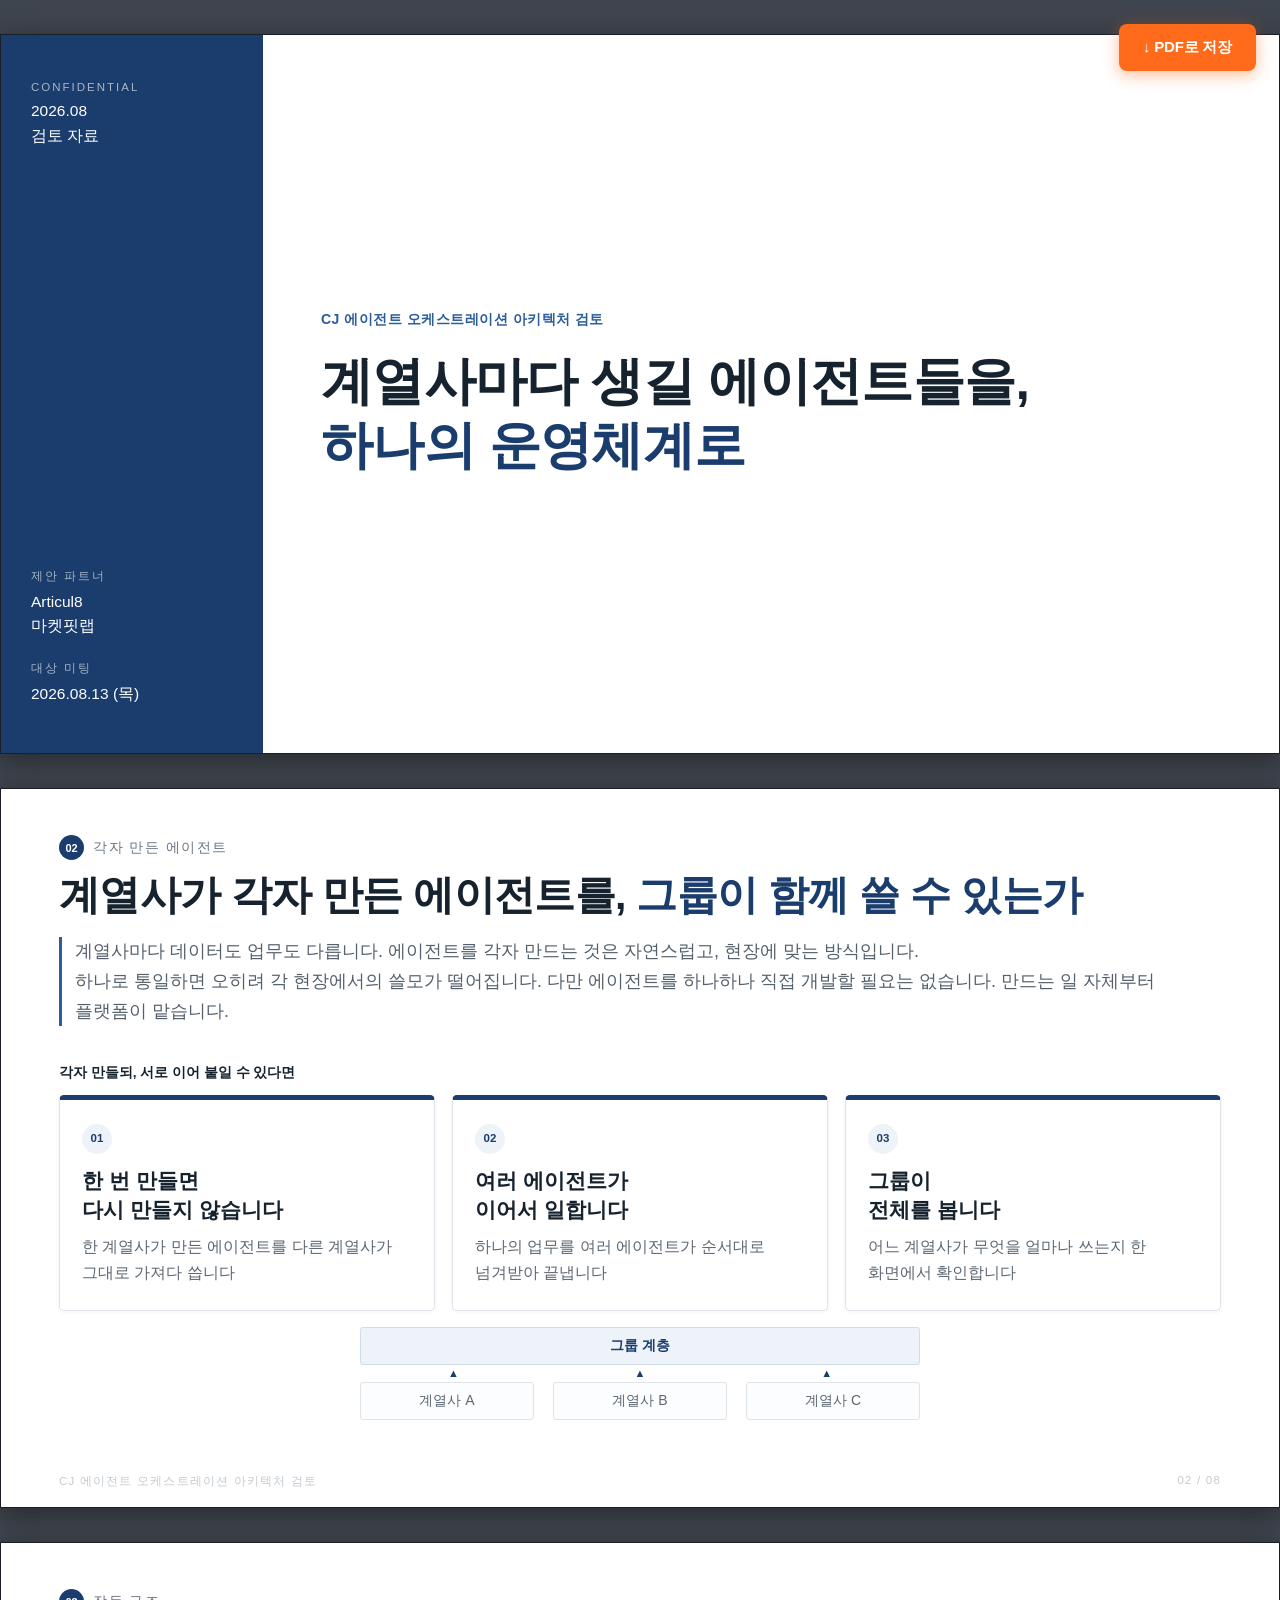
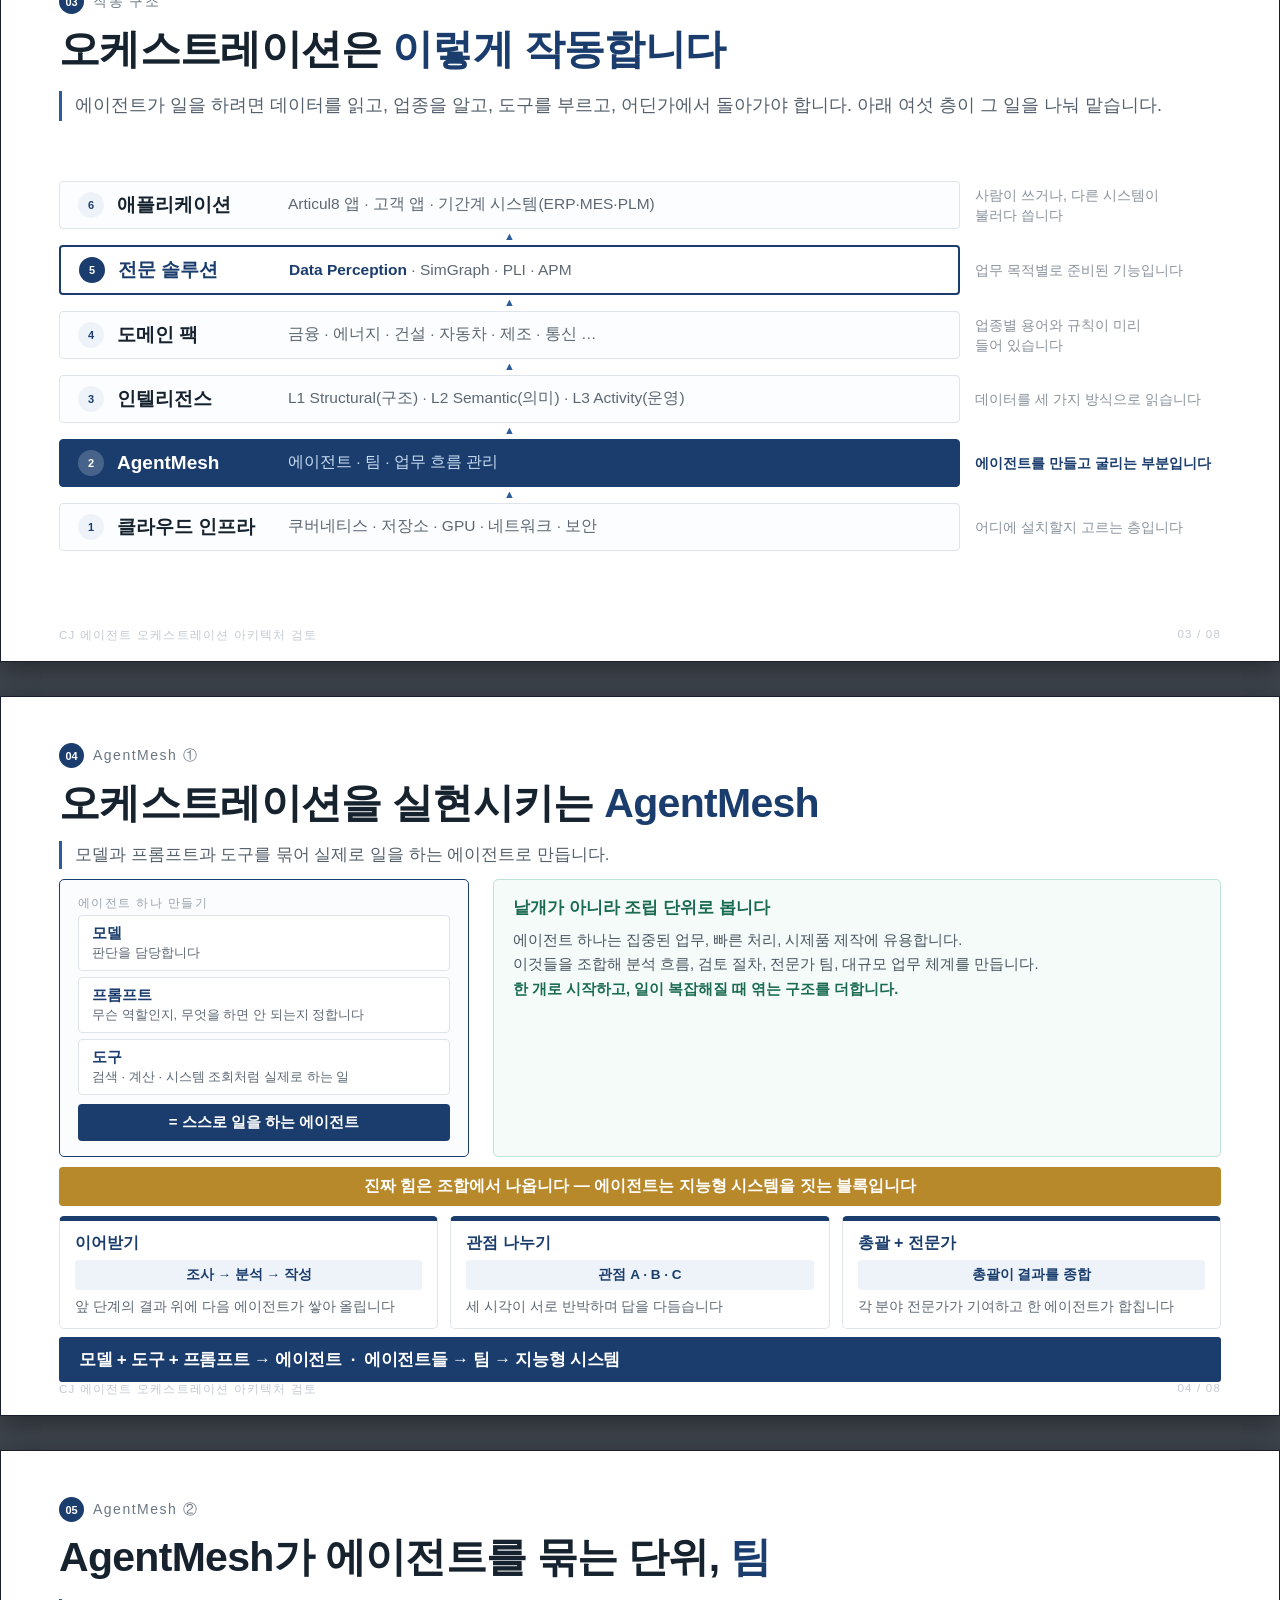
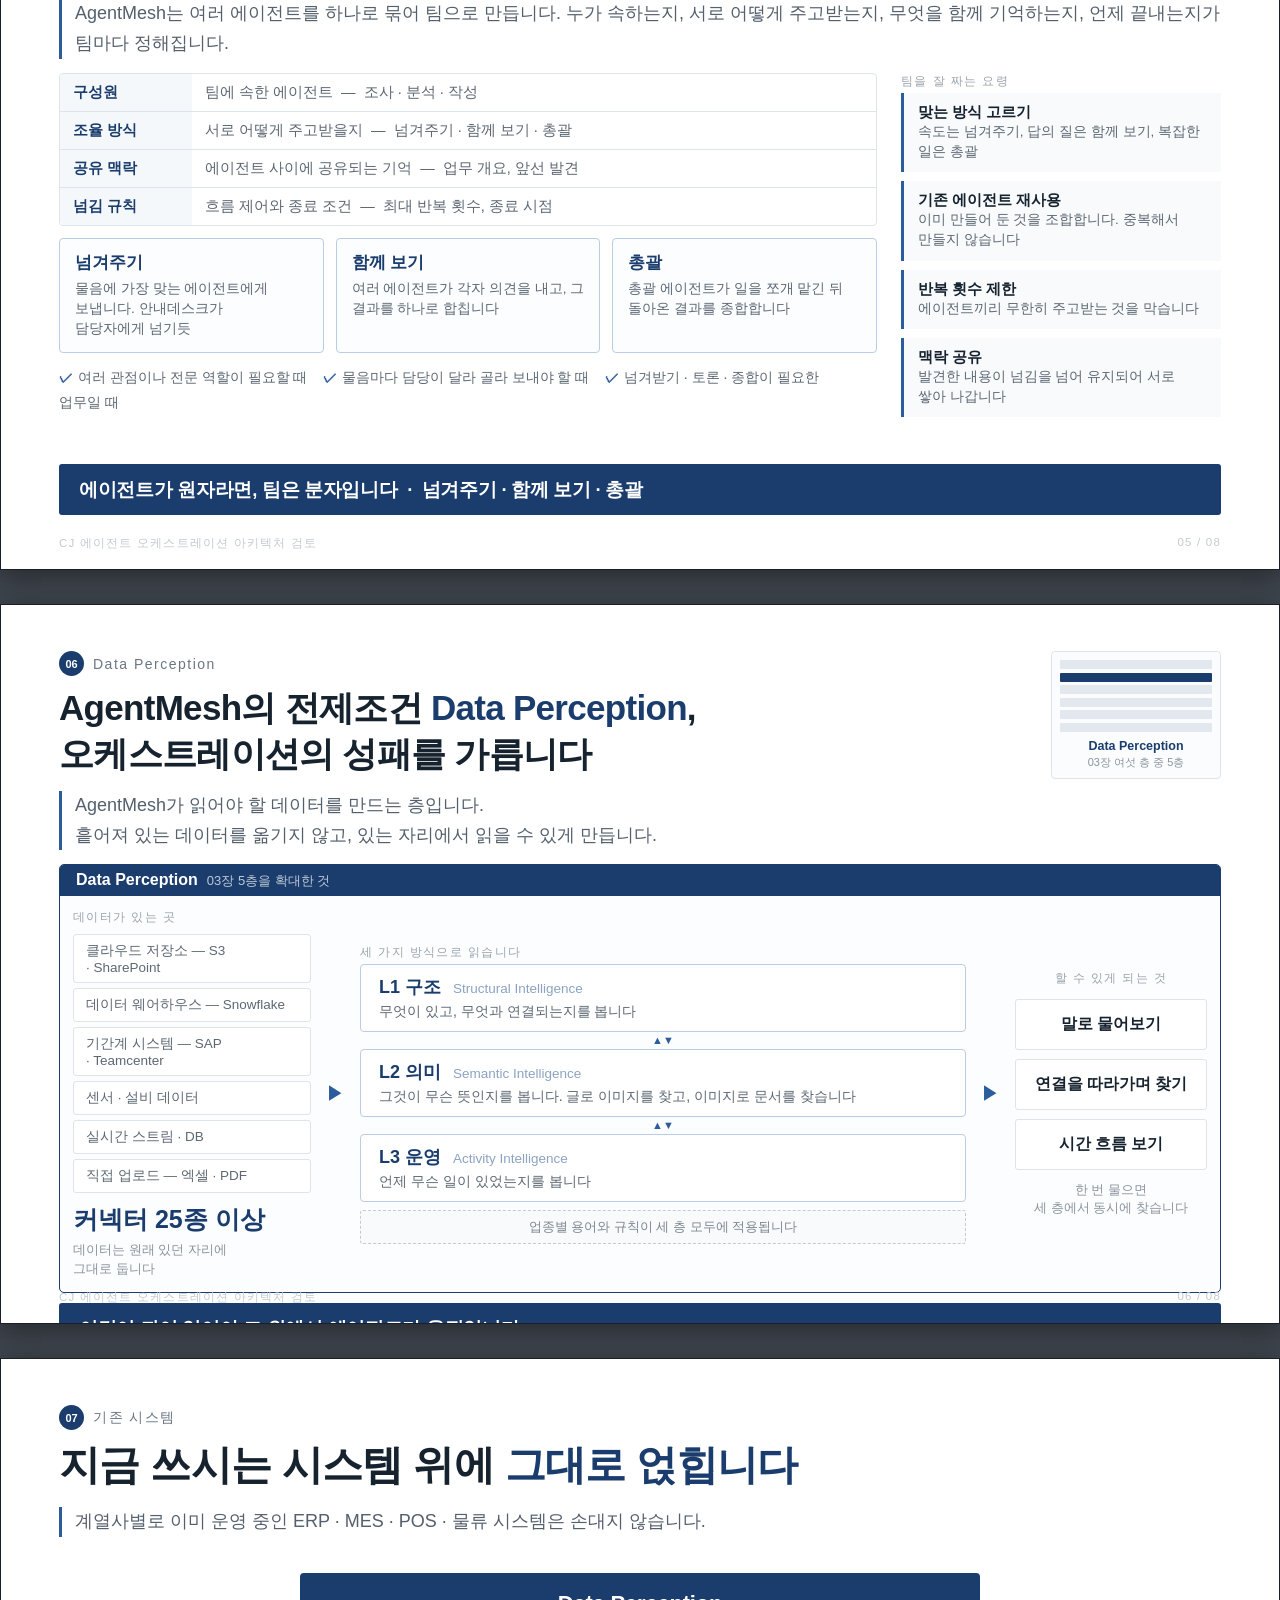
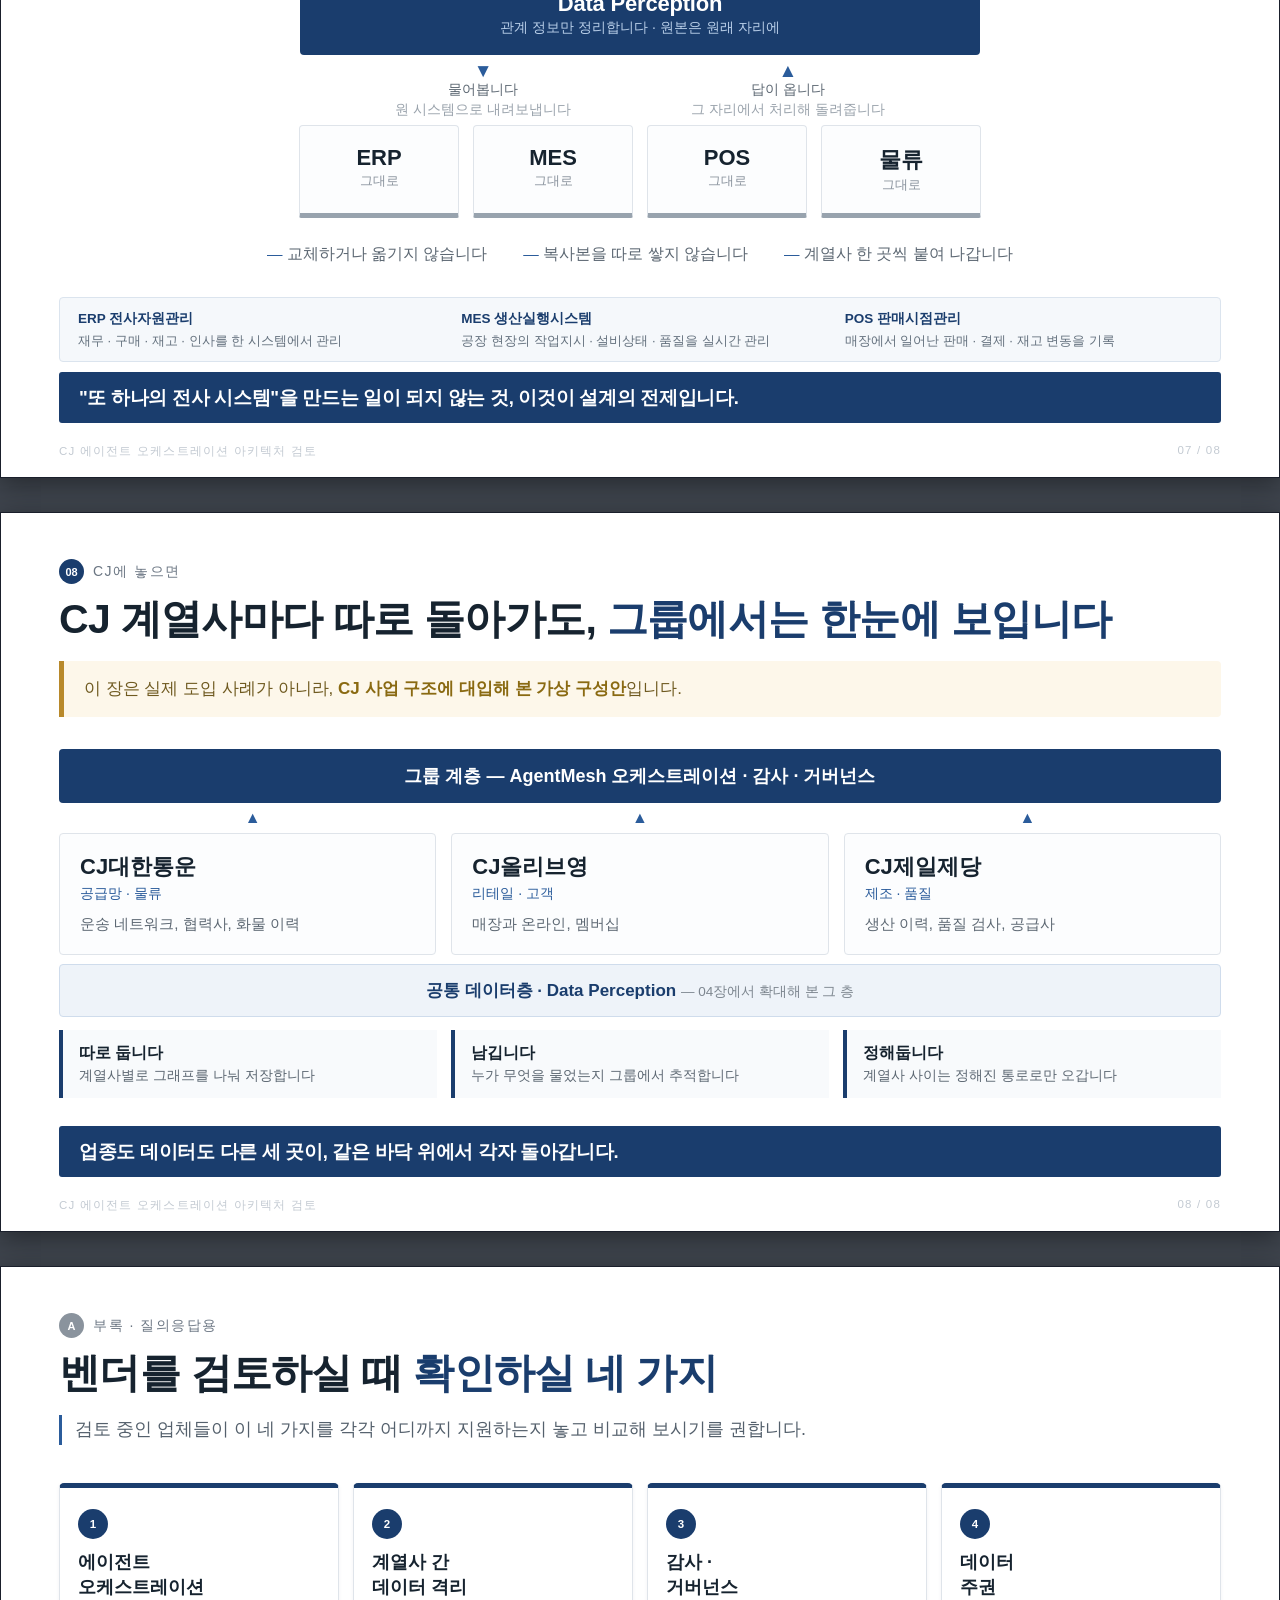
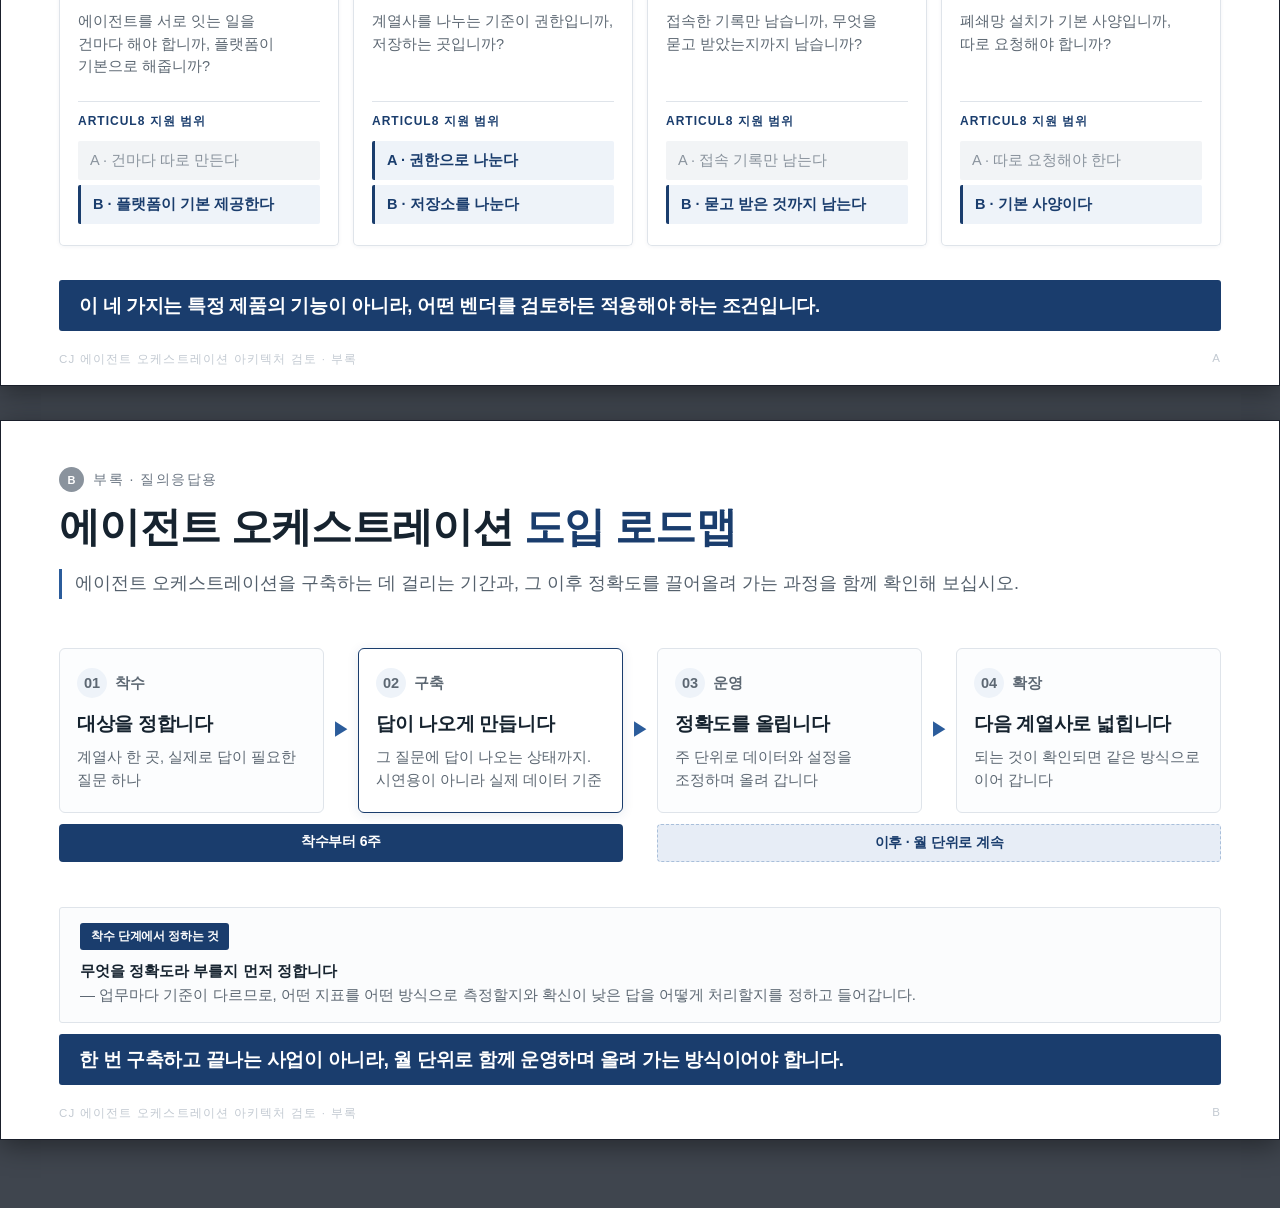
<file: files/CJ_에이전트_오케스트레이션_아키텍처_검토_v1.1.html>
<!DOCTYPE html>
<html lang="ko"><head><meta charset="utf-8">
<meta name="viewport" content="width=1280">
<title>CJ_에이전트_오케스트레이션_아키텍처_검토_v1.1</title>
<style>
@page { size: 1280px 720px; margin: 0; }
@media screen{
  body{background:#3f454e;padding:34px 0;}
  .s{margin:0 auto 34px;border:1px solid #1a1f2b;box-shadow:0 6px 26px rgba(0,0,0,.42);}
}
:root{
  --navy:#1a3d6d; --navy2:#2b5c9b; --ink:#16232f; --mute:#6b7683;
  --line:#dfe4ea; --bg:#f7f8fa; --gold:#b8892b; --soft:#eef3f9;
}
*{box-sizing:border-box;margin:0;padding:0;}
body{font-family:'Apple SD Gothic Neo','Malgun Gothic',sans-serif;-webkit-font-smoothing:antialiased;}
.s{width:1280px;height:720px;padding:46px 58px 54px;position:relative;background:#fff;
   page-break-after:always;display:flex;flex-direction:column;overflow:hidden;}
.s:last-child{page-break-after:auto;}

/* header */
.eyebrow{display:flex;align-items:center;gap:9px;margin-bottom:9px;}
.eyebrow .n{width:25px;height:25px;border-radius:50%;background:var(--navy);color:#fff;
  font-size:11px;font-weight:700;display:flex;align-items:center;justify-content:center;}
.eyebrow .t{font-size:14px;letter-spacing:1.5px;color:var(--mute);}
h1{font-size:41px;line-height:1.3;color:var(--ink);font-weight:800;letter-spacing:-.7px;}
h1 em{font-style:normal;color:var(--navy);}
.lead{margin-top:15px;font-size:18px;line-height:1.65;color:#54606c;
  border-left:3px solid var(--navy2);padding-left:13px;}
.mid{flex:1;display:flex;align-items:center;justify-content:center;margin:14px 0 10px;}
.close{font-size:18.5px;color:#fff;background:var(--navy);padding:13px 20px;font-weight:700;
  border-radius:3px;letter-spacing:-.3px;}
.foot{position:absolute;left:58px;right:58px;bottom:18px;display:flex;
  justify-content:space-between;font-size:11.5px;color:#c3cad2;letter-spacing:1.2px;}

/* 01 */
.cover{display:flex;height:100%;}
.cband{width:262px;background:var(--navy);color:#fff;padding:46px 30px;display:flex;
  flex-direction:column;justify-content:space-between;}
.cband .k{font-size:11.5px;letter-spacing:2px;opacity:.62;margin-bottom:6px;}
.cband .v{font-size:15.5px;line-height:1.6;}
.cmain{flex:1;padding:46px 58px;display:flex;flex-direction:column;justify-content:center;}

/* 02 */
.tri{display:grid;grid-template-columns:repeat(3,1fr);gap:17px;width:100%;}
.tcard{border:1px solid var(--line);border-top:5px solid var(--navy);border-radius:5px;
  padding:24px 22px;background:#fff;box-shadow:0 1px 4px rgba(20,40,70,.05);
  display:grid;grid-template-rows:auto auto 1fr;}
.tcard .bd{width:30px;height:30px;border-radius:50%;background:var(--soft);color:var(--navy);
  font-size:11.5px;font-weight:800;display:flex;align-items:center;justify-content:center;margin-bottom:12px;}
.tcard b{font-size:21px;color:var(--ink);line-height:1.4;margin-bottom:10px;}
.tcard span{font-size:16px;color:#5d6873;line-height:1.6;}
.orgmini{display:flex;flex-direction:column;align-items:center;gap:0;margin-top:16px;}
.orgband{width:560px;background:var(--soft);border:1px solid #cfdcec;border-radius:3px;
  padding:9px;text-align:center;font-size:14px;color:var(--navy);font-weight:700;}
.orgar{display:flex;width:560px;justify-content:space-around;color:var(--navy);font-size:11px;line-height:1;padding:3px 0;}
.orgrow{display:flex;width:560px;justify-content:space-between;}
.orgrow div{width:174px;border:1px solid var(--line);border-radius:3px;padding:9px 0;
  text-align:center;font-size:14px;color:#5d6873;background:#fcfdfe;}

/* 03 */
.stack{width:100%;}
.ly{display:flex;align-items:stretch;gap:15px;}
.lybox{flex:1;border:1px solid var(--line);background:#fcfdfe;border-radius:4px;
  padding:10px 18px;display:flex;align-items:center;gap:13px;}
.lybox.on{background:var(--navy);border-color:var(--navy);}
.lybox.hi{background:#fff;border:2.5px solid var(--navy);}
.lybox.hi .lyno{background:var(--navy);color:#fff;}
.lybox.hi .lyname{color:var(--navy);}
.lybox.hi .lyitem b{color:var(--navy);}
.lyno{width:26px;height:26px;border-radius:50%;background:var(--soft);color:var(--navy);
  font-size:11px;font-weight:800;display:flex;align-items:center;justify-content:center;flex:none;}
.lybox.on .lyno{background:rgba(255,255,255,.2);color:#fff;}
.lyname{font-size:19px;font-weight:800;color:var(--ink);width:158px;flex:none;}
.lybox.on .lyname{color:#fff;}
.lyitem{font-size:15.5px;color:#5d6873;}
.lybox.on .lyitem{color:#c9dcf2;}
.lybox.on .lyitem b{color:#fff;}
.lydesc{width:246px;flex:none;display:flex;align-items:center;font-size:14px;
  color:#8a939d;line-height:1.45;}
.up{color:var(--navy2);font-size:11px;line-height:1;text-align:center;
  padding:2.5px 0;margin-right:261px;}

/* 04 */
.frame{width:100%;border:1.5px solid var(--navy);border-radius:5px;background:#fcfdfe;}
.ftab{background:var(--navy);color:#fff;font-size:16px;font-weight:800;padding:6px 16px;
  border-radius:3.5px 3.5px 0 0;display:flex;align-items:baseline;gap:9px;}
.ftab i{font-style:normal;font-weight:400;font-size:13px;opacity:.72;}
.fbody{display:flex;gap:15px;padding:13px;align-items:stretch;}
.cl{width:238px;display:flex;flex-direction:column;gap:5px;}
.tag{font-size:12px;letter-spacing:1.4px;color:#9aa3ac;margin-bottom:3px;}
.src{border:1px solid var(--line);background:#fff;padding:7px 12px;font-size:13.5px;
  color:#5d6873;border-radius:3px;}
.bignum{font-size:25px;font-weight:800;color:var(--navy);margin-top:8px;line-height:1.1;}
.subnote{font-size:13px;color:#8a939d;line-height:1.45;margin-top:2px;}
.arw{display:flex;align-items:center;color:var(--navy2);font-size:19px;flex:none;}
.cm{flex:1;display:flex;flex-direction:column;justify-content:center;}
.lvl{border:1px solid #b9cde5;background:#fff;border-radius:4px;padding:10px 18px;}
.lvl b{font-size:18px;color:var(--navy);}
.lvl b em{font-style:normal;font-size:13.5px;font-weight:500;color:#8ba3c0;margin-left:7px;}
.lvl span{display:block;font-size:14px;color:#5d6873;margin-top:2px;line-height:1.45;}
.bi{text-align:center;color:var(--navy2);font-size:11px;line-height:1;padding:3px 0;}
.dpack{border:1px dashed #c3cad3;background:#f8fafc;padding:7px;font-size:13px;
  color:#7d868f;text-align:center;border-radius:3px;margin-top:8px;}
.cr{width:192px;display:flex;flex-direction:column;gap:9px;justify-content:center;}
.out{border:1px solid var(--line);background:#fff;padding:14px 8px;font-size:15.5px;
  color:var(--ink);text-align:center;border-radius:3px;font-weight:600;}
.thumb{position:absolute;right:58px;top:46px;width:170px;border:1px solid var(--line);
  background:#fbfcfd;padding:8px;border-radius:4px;}
.thumb i{display:block;height:9px;background:#e3e8ee;margin-bottom:3.5px;border-radius:1px;}
.thumb i.on{background:var(--navy);}
.thumb p{font-size:11px;color:#8a939d;margin-top:6px;text-align:center;line-height:1.4;}
.thumb p b{color:var(--navy);font-size:12.5px;}

/* 05 */
.dpband{width:680px;margin:0 auto;background:var(--navy);border-radius:4px;padding:18px;
  text-align:center;color:#fff;}
.dpband b{font-size:22px;letter-spacing:-.2px;}
.dpband span{display:block;font-size:14px;color:#b9cfe9;margin-top:2px;}
.pipes{display:flex;justify-content:center;gap:120px;margin:6px 0;}
.pipe{text-align:center;font-size:14px;color:#5d6873;line-height:1.4;}
.pipe u{display:block;text-decoration:none;color:var(--navy2);font-size:19px;line-height:1;}
.legacy{display:flex;gap:14px;justify-content:center;}
.leg{width:160px;border:1px solid var(--line);border-bottom:5px solid #98a3ae;
  background:#fcfdfe;border-radius:4px 4px 2px 2px;padding:19px 0;text-align:center;}
.leg b{font-size:22px;color:var(--ink);display:block;}
.leg span{font-size:13px;color:#8a939d;}
.bul{display:flex;gap:36px;justify-content:center;margin-top:26px;font-size:15.5px;color:#5d6873;}
.bul span::before{content:"—  ";color:var(--navy2);}

/* 06 */
.notice{border-left:5px solid var(--gold);background:#fdf7ea;padding:15px 20px;
  font-size:17px;color:#6f5a20;line-height:1.5;margin-top:15px;border-radius:0 4px 4px 0;}
.notice b{color:#8a6a12;}
.gband{background:var(--navy);border-radius:4px;padding:15px;text-align:center;color:#fff;
  font-size:18px;font-weight:700;}
.gar{display:flex;justify-content:space-around;padding:7px 0;color:var(--navy2);font-size:16px;line-height:1;}
.cos{display:grid;grid-template-columns:repeat(3,1fr);gap:15px;}
.co{border:1px solid var(--line);border-radius:4px;padding:18px 20px;background:#fcfdfe;}
.co b{font-size:22px;color:var(--ink);display:block;}
.co i{font-style:normal;font-size:14px;color:var(--navy2);display:block;margin:3px 0 9px;}
.co span{font-size:15px;color:#5d6873;line-height:1.55;}
.dpfoot{background:var(--soft);border:1px solid #cfdcec;border-radius:4px;padding:14px;
  text-align:center;font-size:17px;font-weight:700;color:var(--navy);margin-top:9px;}
.dpfoot em{font-style:normal;font-weight:400;font-size:13.5px;color:#7d868f;}
.chips{display:flex;gap:14px;margin-top:13px;}
.chip{flex:1;border-left:4px solid var(--navy);background:#f8fafc;padding:13px 16px;}
.chip b{font-size:16px;color:var(--ink);display:block;margin-bottom:2px;}
.chip span{font-size:14px;color:#5d6873;}

/* appendix */
.q4{display:grid;grid-template-columns:repeat(4,1fr);gap:14px;width:100%;}
.qc{border:1px solid var(--line);border-top:5px solid var(--navy);background:#fff;
  border-radius:5px;padding:21px 18px;display:grid;grid-template-rows:auto auto 1fr auto auto;
  box-shadow:0 1px 4px rgba(20,40,70,.05);}
.qc .bd{width:30px;height:30px;border-radius:50%;background:var(--navy);color:#fff;
  font-size:11.5px;font-weight:800;display:flex;align-items:center;justify-content:center;margin-bottom:11px;}
.qc b{font-size:18px;color:var(--ink);line-height:1.4;}
.qc .qq{font-size:14.5px;color:#5d6873;line-height:1.55;margin:10px 0;}
.abcap{font-size:12px;letter-spacing:1px;color:var(--navy);font-weight:800;
  margin:13px 0 6px;padding-top:11px;border-top:1px solid var(--line);}
.ab{font-size:14.5px;padding:10px 12px;border-radius:2px;margin-top:5px;}
.ab.a{background:#f2f4f6;color:#8a939d;}
.ab.b{background:var(--soft);color:var(--navy);border-left:3px solid var(--navy);font-weight:700;}
.tl{display:flex;align-items:stretch;width:100%}
.tstep{flex:1;border:1px solid var(--line);background:#fcfdfe;border-radius:6px;padding:19px 17px;
  display:flex;flex-direction:column}
.tstep.core{border:1.5px solid var(--navy);background:#fff;box-shadow:0 2px 12px rgba(26,61,109,.1)}
.thead{display:flex;align-items:center;gap:8px;margin-bottom:13px}
.tnum{width:30px;height:30px;border-radius:50%;background:var(--soft);color:var(--navy);
  font-size:14px;font-weight:800;display:flex;align-items:center;justify-content:center;flex:none}
.tlab{font-size:15px;font-weight:800;color:var(--navy);letter-spacing:-.3px}
.tstep b{display:block;font-size:19px;color:var(--ink);margin-bottom:9px;letter-spacing:-.3px}
.tstep span{font-size:14.5px;color:#5d6873;line-height:1.6}
.tarrow{display:flex;align-items:center;justify-content:center;color:var(--navy2);font-size:19px;
  width:34px;flex:none}
.tline{display:flex;width:100%;margin-top:11px;align-items:stretch}
.tseg{border-radius:4px;padding:9px;text-align:center;font-size:14px;font-weight:800;letter-spacing:-.2px}
.tseg.now{flex:2 1 34px;background:var(--navy);color:#fff}
.tseg.cont{flex:2 1 34px;background:#e7edf6;color:var(--navy);border:1px dashed #a9bfda}
.tgap{width:34px;flex:none}
#s04 .agent{padding:15px 18px;}
#s04 .apart{padding:8px 13px;margin-bottom:6px;}
#s04 .apart b{font-size:15px;}
#s04 .apart span{font-size:13px;}
#s04 .aeq{padding:9px;font-size:15px;margin-top:9px;}
#s04 .band{padding:9px;font-size:16px;margin:10px 0;}
#s04 .compo{gap:12px;}
#s04 .cbox{padding:12px 15px;}
#s04 .cbox .h{font-size:16px;margin-bottom:6px;}
#s04 .cbox .chain{padding:6px;font-size:13.5px;margin-bottom:7px;}
#s04 .cbox p{font-size:13.5px;line-height:1.45;}
#s04 .lead{margin-top:11px;font-size:16.5px;}
#s04 .mid{margin:10px 0 8px;}
#s04 .close{padding:11px 20px;font-size:17px;}
.band{background:var(--gold);color:#fff;border-radius:4px;padding:11px;text-align:center;
  font-size:17px;font-weight:800;margin:14px 0;}
.compo{display:grid;grid-template-columns:repeat(3,1fr);gap:15px;}
.cbox{border:1px solid var(--line);border-top:5px solid var(--navy);border-radius:5px;
  padding:15px 17px;background:#fff;}
.cbox .h{font-size:17px;font-weight:800;color:var(--navy);margin-bottom:9px;}
.cbox .chain{background:var(--soft);border-radius:3px;padding:8px;text-align:center;
  font-size:14px;font-weight:700;color:var(--navy);margin-bottom:9px;}
.cbox p{font-size:14px;color:#5d6873;line-height:1.55;}
.rowtbl{width:100%;border:1px solid var(--line);border-radius:4px;overflow:hidden;}
.rowtbl div{display:flex;border-bottom:1px solid var(--line);}
.rowtbl div:last-child{border-bottom:none;}
.rowtbl b{width:132px;flex:none;background:#f5f8fb;padding:9px 13px;font-size:14.5px;color:var(--navy);}
.rowtbl span{padding:9px 13px;font-size:14.5px;color:#5d6873;}
.modes{display:grid;grid-template-columns:repeat(3,1fr);gap:12px;margin-top:12px;}
.mbox{border:1px solid #b9cde5;border-radius:4px;padding:13px 15px;background:#fbfdff;}
.mbox b{display:block;font-size:16.5px;color:var(--navy);margin-bottom:5px;}
.mbox span{font-size:13.5px;color:#5d6873;line-height:1.5;}
.tips{width:320px;flex:none;}
.tip{border-left:3px solid var(--navy2);background:#f8fafc;padding:10px 14px;margin-bottom:9px;}
.tip b{display:block;font-size:15px;color:var(--ink);}
.tip span{font-size:13.5px;color:#5d6873;line-height:1.5;}
.whenu{margin-top:12px;font-size:14px;color:#5d6873;line-height:1.75;}
.whenu i{font-style:normal;color:var(--navy2);font-weight:800;margin-right:5px;}
.agent{width:400px;border:1.5px solid var(--navy);border-radius:5px;
  padding:20px 22px;background:#fbfcfe;flex:none;}
.apart{border:1px solid var(--line);background:#fff;border-radius:4px;padding:11px 15px;margin-bottom:8px;}
.apart b{font-size:16px;color:var(--navy);display:block;}
.apart span{font-size:13.5px;color:#5d6873;}
.aeq{background:var(--navy);color:#fff;border-radius:4px;padding:11px;text-align:center;
  font-size:16px;font-weight:800;margin-top:12px;}
.mode{border:1px solid var(--line);border-top:5px solid var(--navy);border-radius:5px;
  padding:20px 19px;background:#fff;box-shadow:0 1px 4px rgba(20,40,70,.05);
  display:grid;grid-template-rows:auto auto 1fr;}
.mode .k{font-size:12px;letter-spacing:1.4px;color:#9aa3ac;margin-bottom:6px;}
.mode b{font-size:21px;color:var(--ink);margin-bottom:10px;}
.mode span{font-size:15.5px;color:#5d6873;line-height:1.6;}
.gloss{display:flex;gap:26px;background:#f5f8fb;border:1px solid #dbe4ee;border-radius:4px;
  padding:11px 18px;font-size:13px;color:#63707d;line-height:1.5;margin-bottom:10px;}
.gloss span{flex:1;}
.gloss b{color:var(--navy);display:block;font-size:13.5px;margin-bottom:1px;}
.agree{border:1px solid var(--line);background:#fbfcfd;padding:15px 20px;font-size:15px;
  color:#5d6873;line-height:1.6;margin-bottom:11px;border-radius:3px;}
.agree b{color:var(--ink);}
.agtag{display:inline-block;background:var(--navy);color:#fff;font-size:12px;font-weight:700;
  padding:4px 11px;border-radius:3px;margin-bottom:9px;letter-spacing:-.2px;}
.agree b{display:block;}

@media print{
  *,*::before,*::after{-webkit-print-color-adjust:exact !important;print-color-adjust:exact !important;}
  body{background:#fff !important;padding:0 !important;}
  .s{margin:0 !important;border:none !important;box-shadow:none !important;}
}

/* 한국어 줄바꿈 — 어절 중간에서 끊기지 않게, 마지막 줄 고아 단어 방지 */
body{word-break:keep-all;overflow-wrap:break-word;text-wrap:pretty;}
h1,h2,h3,.close,.foot,.ttl,.hd h1{text-wrap:balance;}
</style></head><body>

<!-- 01 -->
<div class="s" style="padding:0;">
 <div class="cover">
  <div class="cband">
   <div><div class="k">CONFIDENTIAL</div><div class="v">2026.08<br>검토 자료</div></div>
   <div>
     <div class="k">제안 파트너</div>
     <div class="v" style="margin-bottom:22px;">Articul8<br>마켓핏랩</div>
     <div class="k">대상 미팅</div>
     <div class="v">2026.08.13 (목)</div>
   </div>
  </div>
  <div class="cmain">
   <div style="font-size:14px;color:var(--navy2);font-weight:700;letter-spacing:.5px;margin-bottom:20px;">CJ 에이전트 오케스트레이션 아키텍처 검토</div>
   <h1 style="font-size:52px;line-height:1.24;">계열사마다 생길 에이전트들을,<br><em>하나의 운영체계로</em></h1>
  </div>
 </div>
</div>

<!-- 02 -->
<div class="s">
 <div class="eyebrow"><span class="n">02</span><span class="t">각자 만든 에이전트</span></div>
 <h1>계열사가 각자 만든 에이전트를, <em>그룹이 함께 쓸 수 있는가</em></h1>
 <div class="lead">계열사마다 데이터도 업무도 다릅니다. 에이전트를 각자 만드는 것은 자연스럽고, 현장에 맞는 방식입니다.<br>하나로 통일하면 오히려 각 현장에서의 쓸모가 떨어집니다. 다만 에이전트를 하나하나 직접 개발할 필요는 없습니다. 만드는 일 자체부터 플랫폼이 맡습니다.</div>
 <div class="mid" style="flex-direction:column;align-items:stretch;">
  <div style="font-size:13.5px;color:var(--ink);font-weight:700;margin-bottom:13px;">각자 만들되, 서로 이어 붙일 수 있다면</div>
  <div class="tri">
   <div class="tcard"><span class="bd">01</span><b>한 번 만들면<br>다시 만들지 않습니다</b><span>한 계열사가 만든 에이전트를 다른 계열사가 그대로 가져다 씁니다</span></div>
   <div class="tcard"><span class="bd">02</span><b>여러 에이전트가<br>이어서 일합니다</b><span>하나의 업무를 여러 에이전트가 순서대로 넘겨받아 끝냅니다</span></div>
   <div class="tcard"><span class="bd">03</span><b>그룹이<br>전체를 봅니다</b><span>어느 계열사가 무엇을 얼마나 쓰는지 한 화면에서 확인합니다</span></div>
  </div>
  <div class="orgmini">
   <div class="orgband">그룹 계층</div>
   <div class="orgar"><span>▲</span><span>▲</span><span>▲</span></div>
   <div class="orgrow"><div>계열사 A</div><div>계열사 B</div><div>계열사 C</div></div>
  </div>
 </div>
 <div class="foot"><span>CJ 에이전트 오케스트레이션 아키텍처 검토</span><span>02 / 08</span></div>
</div>

<!-- 03 -->
<div class="s">
 <div class="eyebrow"><span class="n">03</span><span class="t">작동 구조</span></div>
 <h1>오케스트레이션은 <em>이렇게 작동합니다</em></h1>
 <div class="lead">에이전트가 일을 하려면 데이터를 읽고, 업종을 알고, 도구를 부르고, 어딘가에서 돌아가야 합니다. 아래 여섯 층이 그 일을 나눠 맡습니다.</div>
 <div class="mid">
  <div class="stack">
   <div class="ly"><div class="lybox"><span class="lyno">6</span><span class="lyname">애플리케이션</span><span class="lyitem">Articul8 앱 · 고객 앱 · 기간계 시스템(ERP·MES·PLM)</span></div><div class="lydesc">사람이 쓰거나, 다른 시스템이 불러다 씁니다</div></div>
   <div class="up">▲</div>
   <div class="ly"><div class="lybox hi"><span class="lyno">5</span><span class="lyname">전문 솔루션</span><span class="lyitem"><b>Data Perception</b> · SimGraph · PLI · APM</span></div><div class="lydesc">업무 목적별로 준비된 기능입니다</div></div>
   <div class="up">▲</div>
   <div class="ly"><div class="lybox"><span class="lyno">4</span><span class="lyname">도메인 팩</span><span class="lyitem">금융 · 에너지 · 건설 · 자동차 · 제조 · 통신 …</span></div><div class="lydesc">업종별 용어와 규칙이 미리 들어 있습니다</div></div>
   <div class="up">▲</div>
   <div class="ly"><div class="lybox"><span class="lyno">3</span><span class="lyname">인텔리전스</span><span class="lyitem">L1 Structural(구조) · L2 Semantic(의미) · L3 Activity(운영)</span></div><div class="lydesc">데이터를 세 가지 방식으로 읽습니다</div></div>
   <div class="up">▲</div>
   <div class="ly"><div class="lybox on"><span class="lyno">2</span><span class="lyname">AgentMesh</span><span class="lyitem">에이전트 · 팀 · 업무 흐름 관리</span></div><div class="lydesc" style="color:var(--navy);font-weight:600;">에이전트를 만들고 굴리는 부분입니다</div></div>
   <div class="up">▲</div>
   <div class="ly"><div class="lybox"><span class="lyno">1</span><span class="lyname">클라우드 인프라</span><span class="lyitem">쿠버네티스 · 저장소 · GPU · 네트워크 · 보안</span></div><div class="lydesc">어디에 설치할지 고르는 층입니다</div></div>
  </div>
 </div>
  <div class="foot"><span>CJ 에이전트 오케스트레이션 아키텍처 검토</span><span>03 / 08</span></div>
</div>


<!-- 04 AgentMesh ① -->
<div class="s" id="s04">
 <div class="eyebrow"><span class="n">04</span><span class="t">AgentMesh ①</span></div>
 <h1>오케스트레이션을 실현시키는 <em>AgentMesh</em></h1>
 <div class="lead">모델과 프롬프트과 도구를 묶어 실제로 일을 하는 에이전트로 만듭니다.</div>
 <div class="mid" style="flex-direction:column;align-items:stretch;">
  <div style="display:flex;gap:24px;align-items:stretch;">
   <div class="agent" style="width:410px;">
    <div class="tag">에이전트 하나 만들기</div>
    <div class="apart"><b>모델</b><span>판단을 담당합니다</span></div>
    <div class="apart"><b>프롬프트</b><span>무슨 역할인지, 무엇을 하면 안 되는지 정합니다</span></div>
    <div class="apart" style="margin-bottom:0;"><b>도구</b><span>검색 · 계산 · 시스템 조회처럼 실제로 하는 일</span></div>
    <div class="aeq">= 스스로 일을 하는 에이전트</div>
   </div>
   <div style="flex:1;border:1px solid #bde3d4;background:#f4fbf8;border-radius:5px;padding:16px 19px;">
    <div style="font-size:17px;font-weight:800;color:#1a6b52;margin-bottom:9px;">낱개가 아니라 조립 단위로 봅니다</div>
    <div style="font-size:14.5px;color:#4a5560;line-height:1.7;">
      에이전트 하나는 집중된 업무, 빠른 처리, 시제품 제작에 유용합니다.<br>
      이것들을 조합해 분석 흐름, 검토 절차, 전문가 팀, 대규모 업무 체계를 만듭니다.<br>
      <b style="color:#1a6b52;">한 개로 시작하고, 일이 복잡해질 때 엮는 구조를 더합니다.</b></div>
   </div>
  </div>
  <div class="band">진짜 힘은 조합에서 나옵니다 — 에이전트는 지능형 시스템을 짓는 블록입니다</div>
  <div class="compo">
   <div class="cbox"><div class="h">이어받기</div><div class="chain">조사 → 분석 → 작성</div><p>앞 단계의 결과 위에 다음 에이전트가 쌓아 올립니다</p></div>
   <div class="cbox"><div class="h">관점 나누기</div><div class="chain">관점 A · B · C</div><p>세 시각이 서로 반박하며 답을 다듬습니다</p></div>
   <div class="cbox"><div class="h">총괄 + 전문가</div><div class="chain">총괄이 결과를 종합</div><p>각 분야 전문가가 기여하고 한 에이전트가 합칩니다</p></div>
  </div>
 </div>
 <div class="close">모델 + 도구 + 프롬프트 → 에이전트 &nbsp;·&nbsp; 에이전트들 → 팀 → 지능형 시스템</div>
 <div class="foot"><span>CJ 에이전트 오케스트레이션 아키텍처 검토</span><span>04 / 08</span></div>
</div>

<!-- 05 AgentMesh ② -->
<div class="s">
 <div class="eyebrow"><span class="n">05</span><span class="t">AgentMesh ②</span></div>
 <h1>AgentMesh가 에이전트를 묶는 단위, <em>팀</em></h1>
 <div class="lead">AgentMesh는 여러 에이전트를 하나로 묶어 팀으로 만듭니다. 누가 속하는지, 서로 어떻게 주고받는지, 무엇을 함께 기억하는지, 언제 끝내는지가 팀마다 정해집니다.</div>
 <div class="mid" style="align-items:flex-start;gap:24px;">
  <div style="flex:1;">
   <div class="rowtbl">
    <div><b>구성원</b><span>팀에 속한 에이전트 &nbsp;—&nbsp; 조사 · 분석 · 작성</span></div>
    <div><b>조율 방식</b><span>서로 어떻게 주고받을지 &nbsp;—&nbsp; 넘겨주기 · 함께 보기 · 총괄</span></div>
    <div><b>공유 맥락</b><span>에이전트 사이에 공유되는 기억 &nbsp;—&nbsp; 업무 개요, 앞선 발견</span></div>
    <div><b>넘김 규칙</b><span>흐름 제어와 종료 조건 &nbsp;—&nbsp; 최대 반복 횟수, 종료 시점</span></div>
   </div>
   <div class="modes">
    <div class="mbox"><b>넘겨주기</b><span>물음에 가장 맞는 에이전트에게 보냅니다. 안내데스크가 담당자에게 넘기듯</span></div>
    <div class="mbox"><b>함께 보기</b><span>여러 에이전트가 각자 의견을 내고, 그 결과를 하나로 합칩니다</span></div>
    <div class="mbox"><b>총괄</b><span>총괄 에이전트가 일을 쪼개 맡긴 뒤 돌아온 결과를 종합합니다</span></div>
   </div>
   <div class="whenu">
     <i>✓</i>여러 관점이나 전문 역할이 필요할 때 &nbsp;&nbsp;
     <i>✓</i>물음마다 담당이 달라 골라 보내야 할 때 &nbsp;&nbsp;
     <i>✓</i>넘겨받기 · 토론 · 종합이 필요한 업무일 때
   </div>
  </div>
  <div class="tips">
   <div class="tag">팀을 잘 짜는 요령</div>
   <div class="tip"><b>맞는 방식 고르기</b><span>속도는 넘겨주기, 답의 질은 함께 보기, 복잡한 일은 총괄</span></div>
   <div class="tip"><b>기존 에이전트 재사용</b><span>이미 만들어 둔 것을 조합합니다. 중복해서 만들지 않습니다</span></div>
   <div class="tip"><b>반복 횟수 제한</b><span>에이전트끼리 무한히 주고받는 것을 막습니다</span></div>
   <div class="tip" style="margin-bottom:0;"><b>맥락 공유</b><span>발견한 내용이 넘김을 넘어 유지되어 서로 쌓아 나갑니다</span></div>
  </div>
 </div>
 <div class="close">에이전트가 원자라면, 팀은 분자입니다 &nbsp;·&nbsp; 넘겨주기 · 함께 보기 · 총괄</div>
 <div class="foot"><span>CJ 에이전트 오케스트레이션 아키텍처 검토</span><span>05 / 08</span></div>
</div>

<!-- 04 -->
<div class="s">
 <div class="thumb"><i></i><i class="on"></i><i></i><i></i><i></i><i></i>
   <p><b>Data Perception</b><br>03장 여섯 층 중 5층</p></div>
 <div class="eyebrow"><span class="n">06</span><span class="t">Data Perception</span></div>
 <h1 style="max-width:920px;font-size:35px;">AgentMesh의 전제조건 <em>Data Perception</em>,<br>오케스트레이션의 성패를 가릅니다</h1>
 <div class="lead" style="max-width:880px;">AgentMesh가 읽어야 할 데이터를 만드는 층입니다.<br>흩어져 있는 데이터를 옮기지 않고, 있는 자리에서 읽을 수 있게 만듭니다.</div>
 <div class="mid">
  <div class="frame">
   <div class="ftab">Data Perception <i>03장 5층을 확대한 것</i></div>
   <div class="fbody">
    <div class="cl">
     <div class="tag">데이터가 있는 곳</div>
     <div class="src">클라우드 저장소 — S3 · SharePoint</div>
     <div class="src">데이터 웨어하우스 — Snowflake</div>
     <div class="src">기간계 시스템 — SAP · Teamcenter</div>
     <div class="src">센서 · 설비 데이터</div>
     <div class="src">실시간 스트림 · DB</div>
     <div class="src">직접 업로드 — 엑셀 · PDF</div>
     <div class="bignum">커넥터 25종 이상</div>
     <div class="subnote">데이터는 원래 있던 자리에 그대로 둡니다</div>
    </div>
    <div class="arw">▶</div>
    <div class="cm">
     <div class="tag">세 가지 방식으로 읽습니다</div>
     <div class="lvl"><b>L1 구조 <em>Structural Intelligence</em></b><span>무엇이 있고, 무엇과 연결되는지를 봅니다</span></div>
     <div class="bi">▲▼</div>
     <div class="lvl"><b>L2 의미 <em>Semantic Intelligence</em></b><span>그것이 무슨 뜻인지를 봅니다. 글로 이미지를 찾고, 이미지로 문서를 찾습니다</span></div>
     <div class="bi">▲▼</div>
     <div class="lvl"><b>L3 운영 <em>Activity Intelligence</em></b><span>언제 무슨 일이 있었는지를 봅니다</span></div>
     <div class="dpack">업종별 용어와 규칙이 세 층 모두에 적용됩니다</div>
    </div>
    <div class="arw">▶</div>
    <div class="cr">
     <div class="tag" style="text-align:center;">할 수 있게 되는 것</div>
     <div class="out">말로 물어보기</div>
     <div class="out">연결을 따라가며 찾기</div>
     <div class="out">시간 흐름 보기</div>
     <div class="subnote" style="text-align:center;">한 번 물으면<br>세 층에서 동시에 찾습니다</div>
    </div>
   </div>
  </div>
 </div>
 <div class="close">이것이 되어 있어야 그 위에서 에이전트가 움직입니다.</div>
 <div class="foot"><span>CJ 에이전트 오케스트레이션 아키텍처 검토</span><span>06 / 08</span></div>
</div>

<!-- 05 -->
<div class="s">
 <div class="eyebrow"><span class="n">07</span><span class="t">기존 시스템</span></div>
 <h1>지금 쓰시는 시스템 위에 <em>그대로 얹힙니다</em></h1>
 <div class="lead">계열사별로 이미 운영 중인 ERP · MES · POS · 물류 시스템은 손대지 않습니다.</div>
 <div class="mid" style="flex-direction:column;justify-content:center;">
  <div style="width:100%;">
   <div class="dpband"><b>Data Perception</b><span>관계 정보만 정리합니다 · 원본은 원래 자리에</span></div>
   <div class="pipes">
     <div class="pipe"><u>▼</u>물어봅니다<br><span style="color:#9aa3ac;">원 시스템으로 내려보냅니다</span></div>
     <div class="pipe"><u>▲</u>답이 옵니다<br><span style="color:#9aa3ac;">그 자리에서 처리해 돌려줍니다</span></div>
   </div>
   <div class="legacy">
    <div class="leg"><b>ERP</b><span>그대로</span></div>
    <div class="leg"><b>MES</b><span>그대로</span></div>
    <div class="leg"><b>POS</b><span>그대로</span></div>
    <div class="leg"><b>물류</b><span>그대로</span></div>
   </div>
   <div class="bul">
     <span>교체하거나 옮기지 않습니다</span>
     <span>복사본을 따로 쌓지 않습니다</span>
     <span>계열사 한 곳씩 붙여 나갑니다</span>
   </div>
  </div>
 </div>
 <div class="gloss"><span><b>ERP 전사자원관리</b>재무 · 구매 · 재고 · 인사를 한 시스템에서 관리</span><span><b>MES 생산실행시스템</b>공장 현장의 작업지시 · 설비상태 · 품질을 실시간 관리</span><span><b>POS 판매시점관리</b>매장에서 일어난 판매 · 결제 · 재고 변동을 기록</span></div><div class="close">"또 하나의 전사 시스템"을 만드는 일이 되지 않는 것, 이것이 설계의 전제입니다.</div>
 <div class="foot"><span>CJ 에이전트 오케스트레이션 아키텍처 검토</span><span>07 / 08</span></div>
</div>

<!-- 06 -->
<div class="s">
 <div class="eyebrow"><span class="n">08</span><span class="t">CJ에 놓으면</span></div>
 <h1>CJ 계열사마다 따로 돌아가도, <em>그룹에서는 한눈에 보입니다</em></h1>
 <div class="notice">이 장은 실제 도입 사례가 아니라, <b>CJ 사업 구조에 대입해 본 가상 구성안</b>입니다.</div>
 <div class="mid">
  <div style="width:100%;">
   <div class="gband">그룹 계층 — AgentMesh 오케스트레이션 · 감사 · 거버넌스</div>
   <div class="gar"><span>▲</span><span>▲</span><span>▲</span></div>
   <div class="cos">
    <div class="co"><b>CJ대한통운</b><i>공급망 · 물류</i><span>운송 네트워크, 협력사, 화물 이력</span></div>
    <div class="co"><b>CJ올리브영</b><i>리테일 · 고객</i><span>매장과 온라인, 멤버십</span></div>
    <div class="co"><b>CJ제일제당</b><i>제조 · 품질</i><span>생산 이력, 품질 검사, 공급사</span></div>
   </div>
   <div class="dpfoot">공통 데이터층 · Data Perception <em>— 04장에서 확대해 본 그 층</em></div>
   <div class="chips">
    <div class="chip"><b>따로 둡니다</b><span>계열사별로 그래프를 나눠 저장합니다</span></div>
    <div class="chip"><b>남깁니다</b><span>누가 무엇을 물었는지 그룹에서 추적합니다</span></div>
    <div class="chip"><b>정해둡니다</b><span>계열사 사이는 정해진 통로로만 오갑니다</span></div>
   </div>
  </div>
 </div>
 <div class="close">업종도 데이터도 다른 세 곳이, 같은 바닥 위에서 각자 돌아갑니다.</div>
 <div class="foot"><span>CJ 에이전트 오케스트레이션 아키텍처 검토</span><span>08 / 08</span></div>
</div>

<!-- 부록 A -->
<div class="s">
 <div class="eyebrow"><span class="n" style="background:#8a939d;">A</span><span class="t">부록 · 질의응답용</span></div>
 <h1>벤더를 검토하실 때 <em>확인하실 네 가지</em></h1>
 <div class="lead">검토 중인 업체들이 이 네 가지를 각각 어디까지 지원하는지 놓고 비교해 보시기를 권합니다.</div>
 <div class="mid">
  <div class="q4">
   <div class="qc"><span class="bd">1</span><b>에이전트<br>오케스트레이션</b><div class="qq">에이전트를 서로 잇는 일을 건마다 해야 합니까, 플랫폼이 기본으로 해줍니까?</div><div class="abcap">ARTICUL8 지원 범위</div><div class="ab a">A · 건마다 따로 만든다</div><div class="ab b">B · 플랫폼이 기본 제공한다</div></div>
   <div class="qc"><span class="bd">2</span><b>계열사 간<br>데이터 격리</b><div class="qq">계열사를 나누는 기준이 권한입니까, 저장하는 곳입니까?</div><div class="abcap">ARTICUL8 지원 범위</div><div class="ab b">A · 권한으로 나눈다</div><div class="ab b">B · 저장소를 나눈다</div></div>
   <div class="qc"><span class="bd">3</span><b>감사 ·<br>거버넌스</b><div class="qq">접속한 기록만 남습니까, 무엇을 묻고 받았는지까지 남습니까?</div><div class="abcap">ARTICUL8 지원 범위</div><div class="ab a">A · 접속 기록만 남는다</div><div class="ab b">B · 묻고 받은 것까지 남는다</div></div>
   <div class="qc"><span class="bd">4</span><b>데이터<br>주권</b><div class="qq">폐쇄망 설치가 기본 사양입니까, 따로 요청해야 합니까?</div><div class="abcap">ARTICUL8 지원 범위</div><div class="ab a">A · 따로 요청해야 한다</div><div class="ab b">B · 기본 사양이다</div></div>
  </div>
 </div>
 <div class="close">이 네 가지는 특정 제품의 기능이 아니라, 어떤 벤더를 검토하든 적용해야 하는 조건입니다.</div>
 <div class="foot"><span>CJ 에이전트 오케스트레이션 아키텍처 검토 · 부록</span><span>A</span></div>
</div>

<!-- 부록 B -->
<div class="s">
 <div class="eyebrow"><span class="n" style="background:#8a939d;">B</span><span class="t">부록 · 질의응답용</span></div>
 <h1>에이전트 오케스트레이션 <em>도입 로드맵</em></h1>
 <div class="lead">에이전트 오케스트레이션을 구축하는 데 걸리는 기간과, 그 이후 정확도를 끌어올려 가는 과정을 함께 확인해 보십시오.</div>
 <div class="mid">
  <div style="width:100%">
  <div class="tl">
   <div class="tstep">
    <div class="thead"><span class="tnum">01</span><span class="tlab">착수</span></div>
    <b>대상을 정합니다</b><span>계열사 한 곳, 실제로 답이 필요한 질문 하나</span></div>
   <div class="tarrow">▶</div>
   <div class="tstep core">
    <div class="thead"><span class="tnum">02</span><span class="tlab">구축</span></div>
    <b>답이 나오게 만듭니다</b><span>그 질문에 답이 나오는 상태까지. 시연용이 아니라 실제 데이터 기준</span></div>
   <div class="tarrow">▶</div>
   <div class="tstep">
    <div class="thead"><span class="tnum">03</span><span class="tlab">운영</span></div>
    <b>정확도를 올립니다</b><span>주 단위로 데이터와 설정을 조정하며 올려 갑니다</span></div>
   <div class="tarrow">▶</div>
   <div class="tstep">
    <div class="thead"><span class="tnum">04</span><span class="tlab">확장</span></div>
    <b>다음 계열사로 넓힙니다</b><span>되는 것이 확인되면 같은 방식으로 이어 갑니다</span></div>
  </div>
  <div class="tline">
   <div class="tseg now">착수부터 6주</div><div class="tgap"></div>
   <div class="tseg cont">이후 · 월 단위로 계속</div>
  </div>
  </div>
 </div>
 <div class="agree"><span class="agtag">착수 단계에서 정하는 것</span><b>무엇을 정확도라 부를지 먼저 정합니다</b> — 업무마다 기준이 다르므로, 어떤 지표를 어떤 방식으로 측정할지와 확신이 낮은 답을 어떻게 처리할지를 정하고 들어갑니다.</div>
 <div class="close">한 번 구축하고 끝나는 사업이 아니라, 월 단위로 함께 운영하며 올려 가는 방식이어야 합니다.</div>
 <div class="foot"><span>CJ 에이전트 오케스트레이션 아키텍처 검토 · 부록</span><span>B</span></div>
</div>


<style>
#pdfbtn{position:fixed;right:24px;top:24px;z-index:9999;background:#ff6b1a;color:#fff;
 border:none;border-radius:8px;padding:14px 24px;font-size:15px;font-weight:800;cursor:pointer;
 font-family:'Apple SD Gothic Neo',sans-serif;box-shadow:0 4px 16px rgba(255,107,26,.45);
 letter-spacing:-.2px;display:flex;align-items:center;gap:8px}
#pdfbtn:hover{background:#e85d0f;box-shadow:0 6px 20px rgba(255,107,26,.55)}
#pdfhint{position:fixed;right:24px;top:76px;z-index:9999;background:rgba(22,35,47,.94);color:#fff;
 border-radius:7px;padding:10px 14px;font-size:12.5px;line-height:1.55;max-width:236px;
 font-family:'Apple SD Gothic Neo',sans-serif;display:none}
@media print{#pdfbtn,#pdfhint{display:none!important}}
</style>
<div id="pdfhint">인쇄 창에서 <b>대상 → PDF로 저장</b><br>여백은 <b>없음</b>으로</div>
<button id="pdfbtn" onclick="window.print()"
 onmouseover="document.getElementById('pdfhint').style.display='block'"
 onmouseout="document.getElementById('pdfhint').style.display='none'">↓ PDF로 저장</button>
</body></html>
</file>
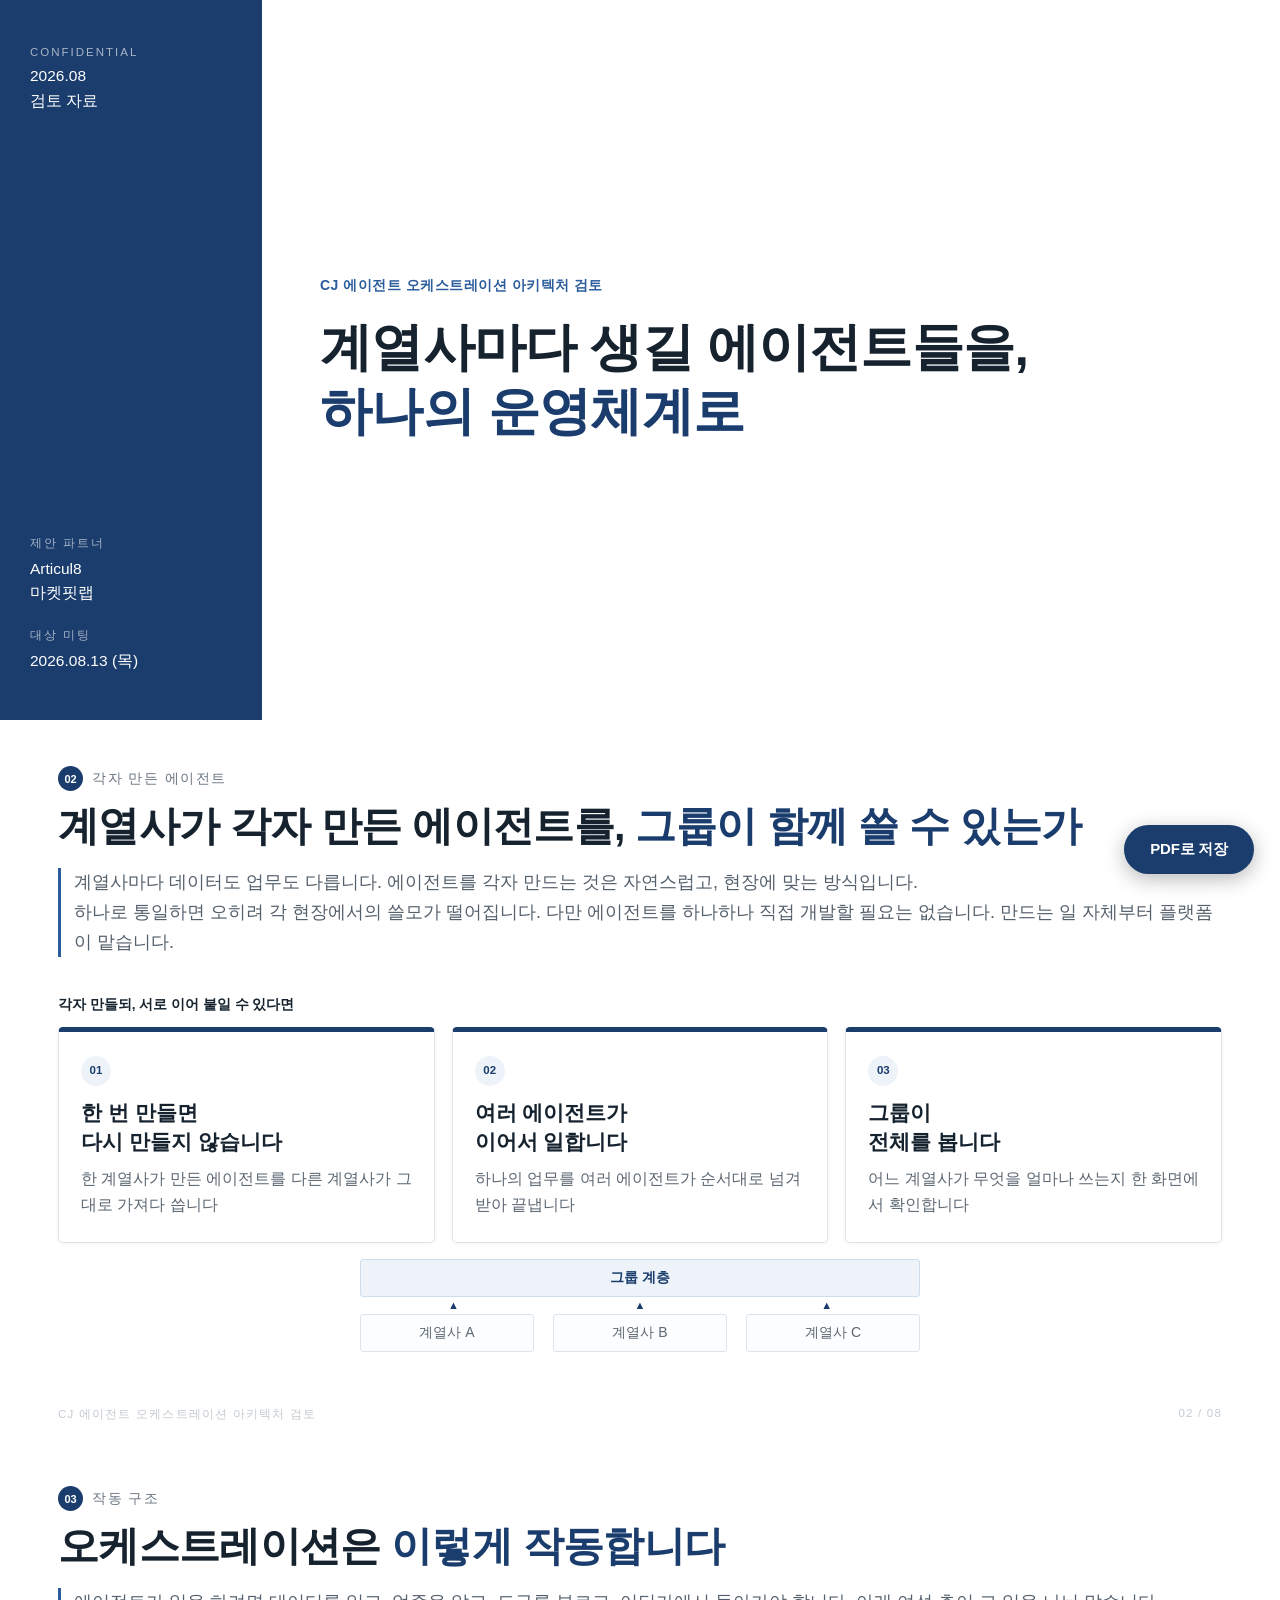
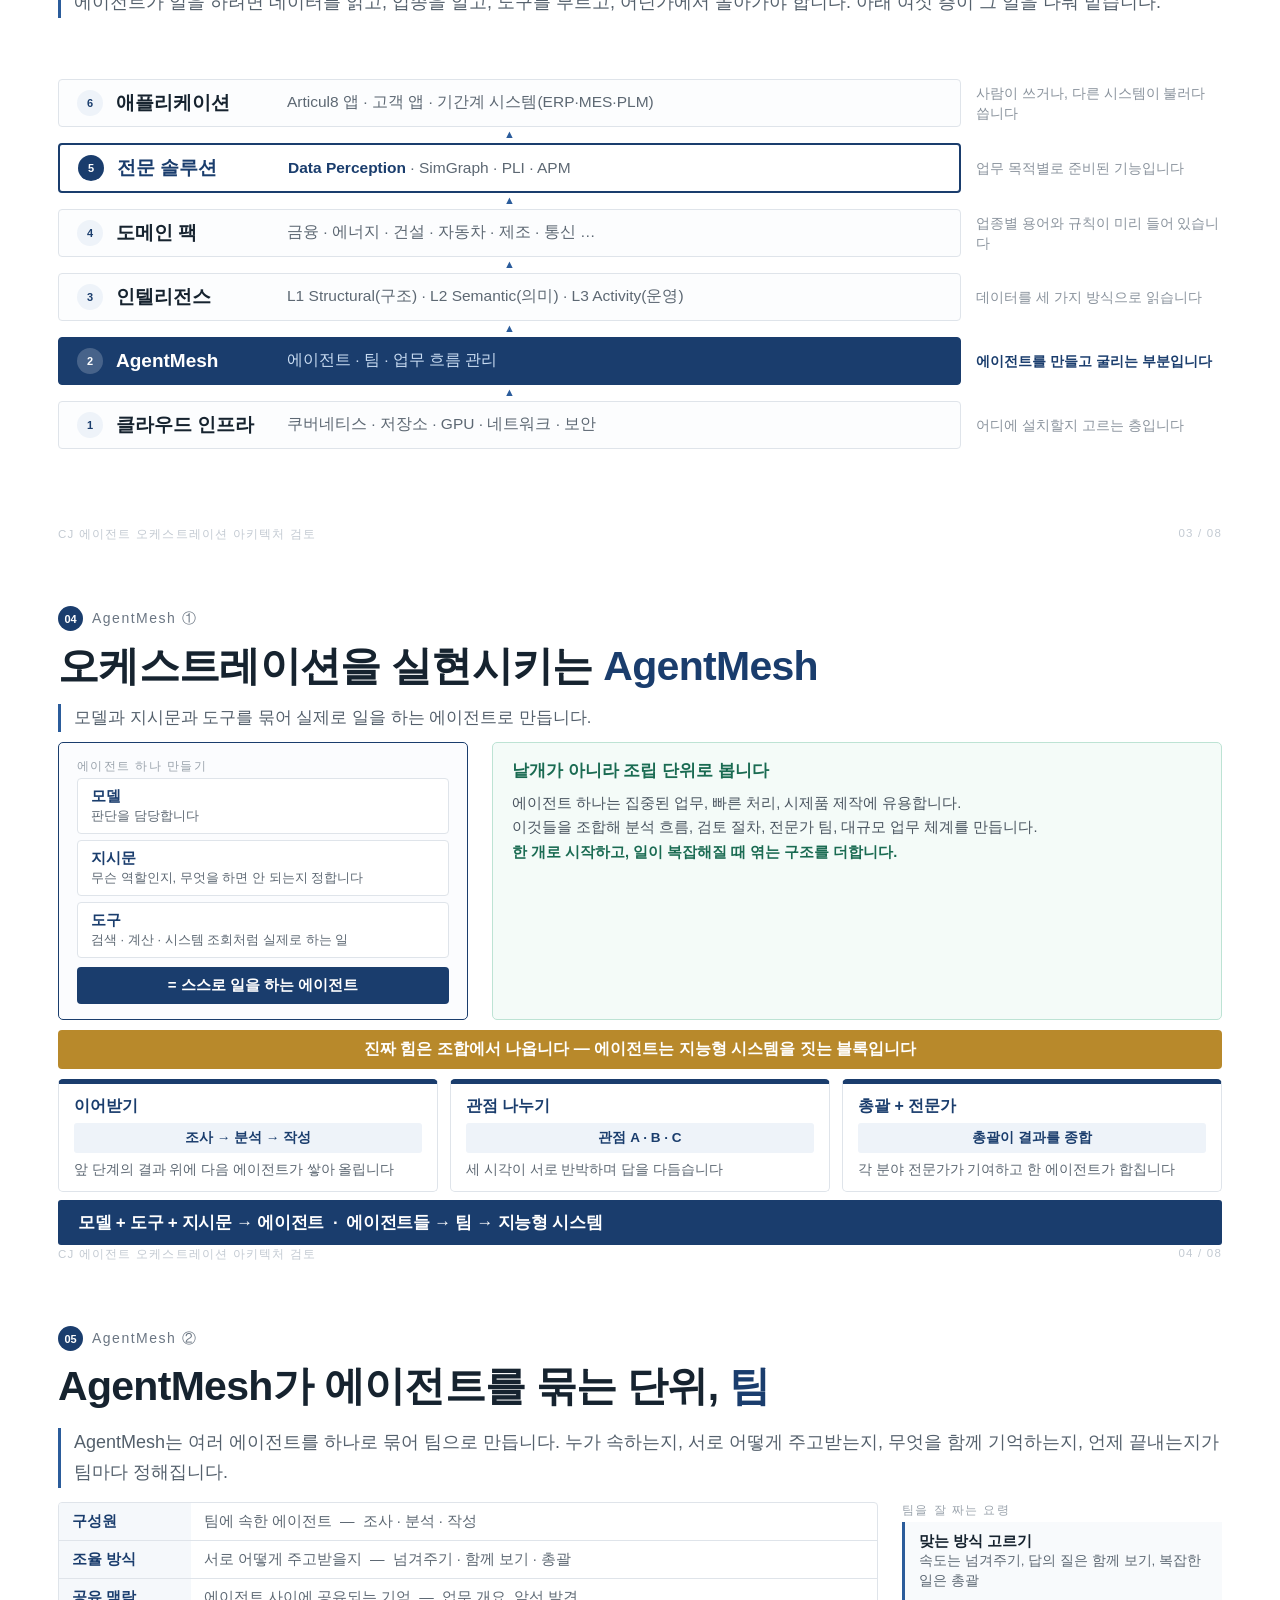
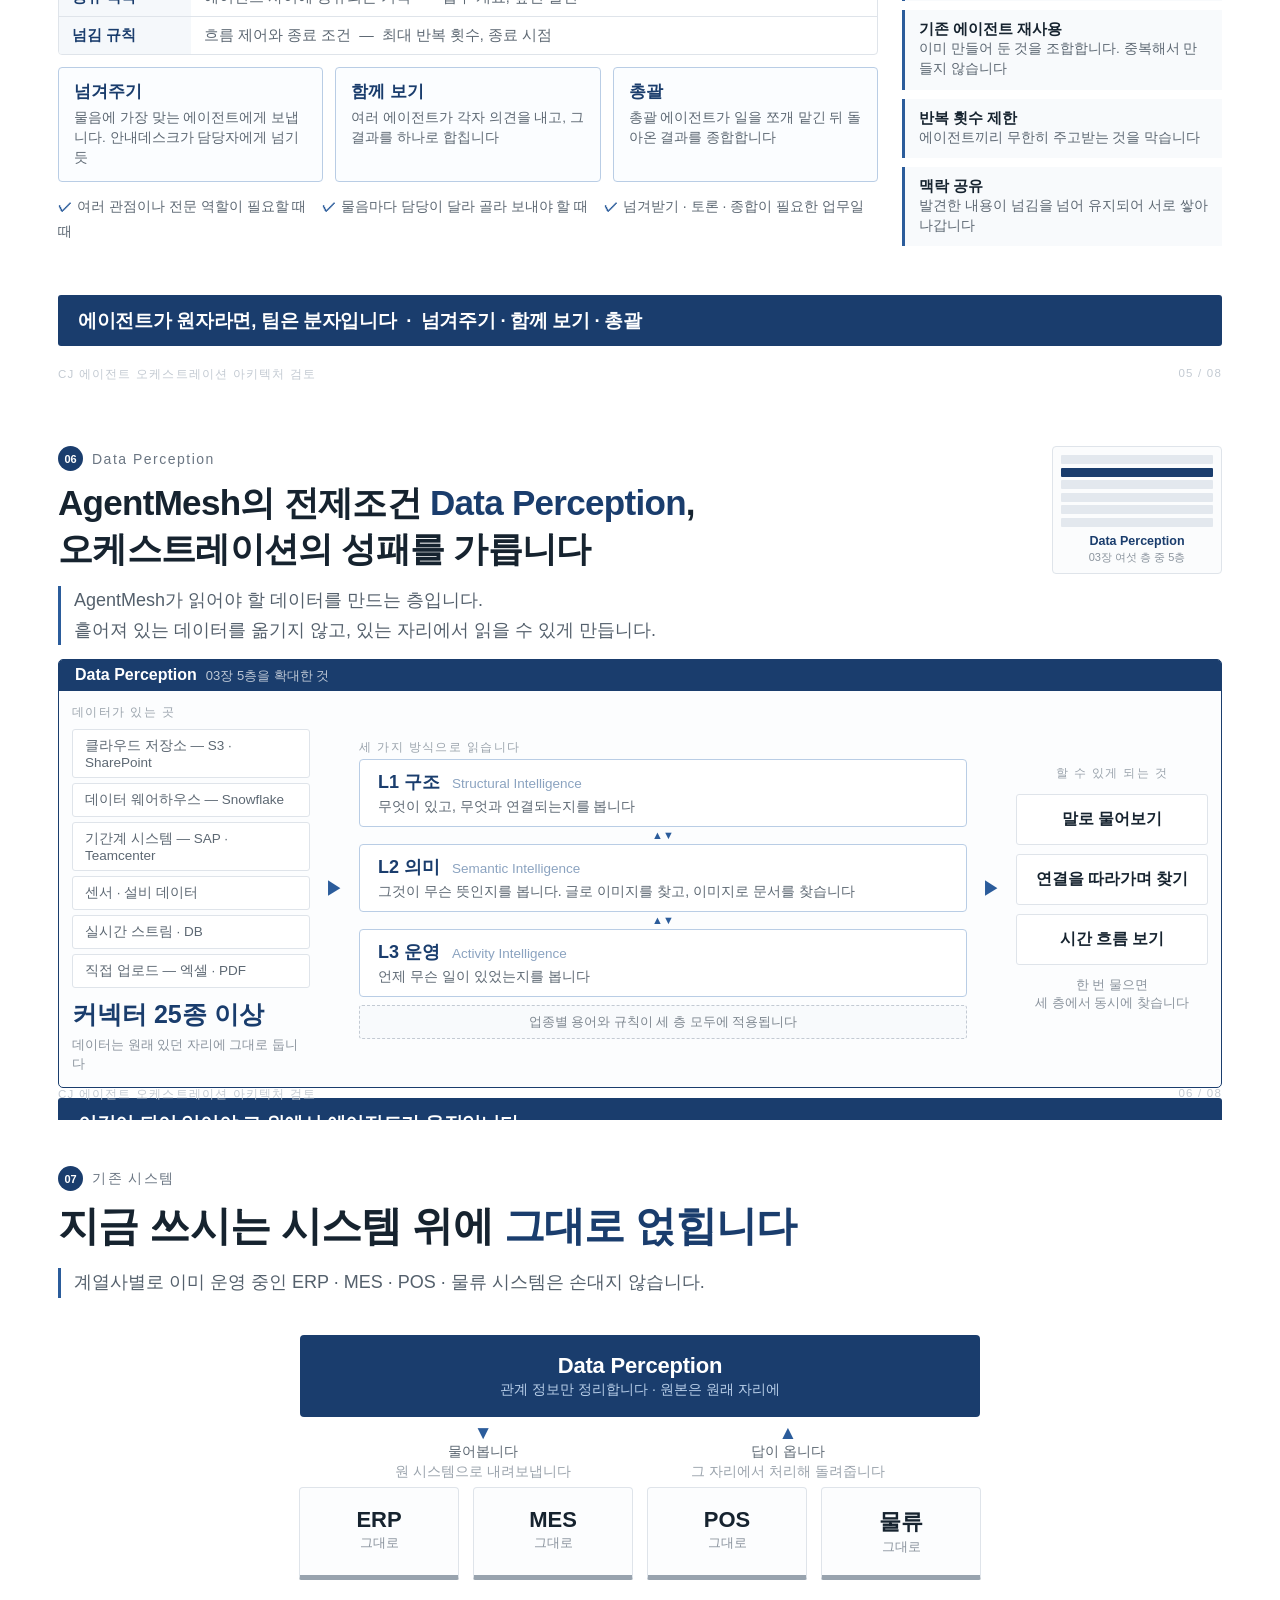
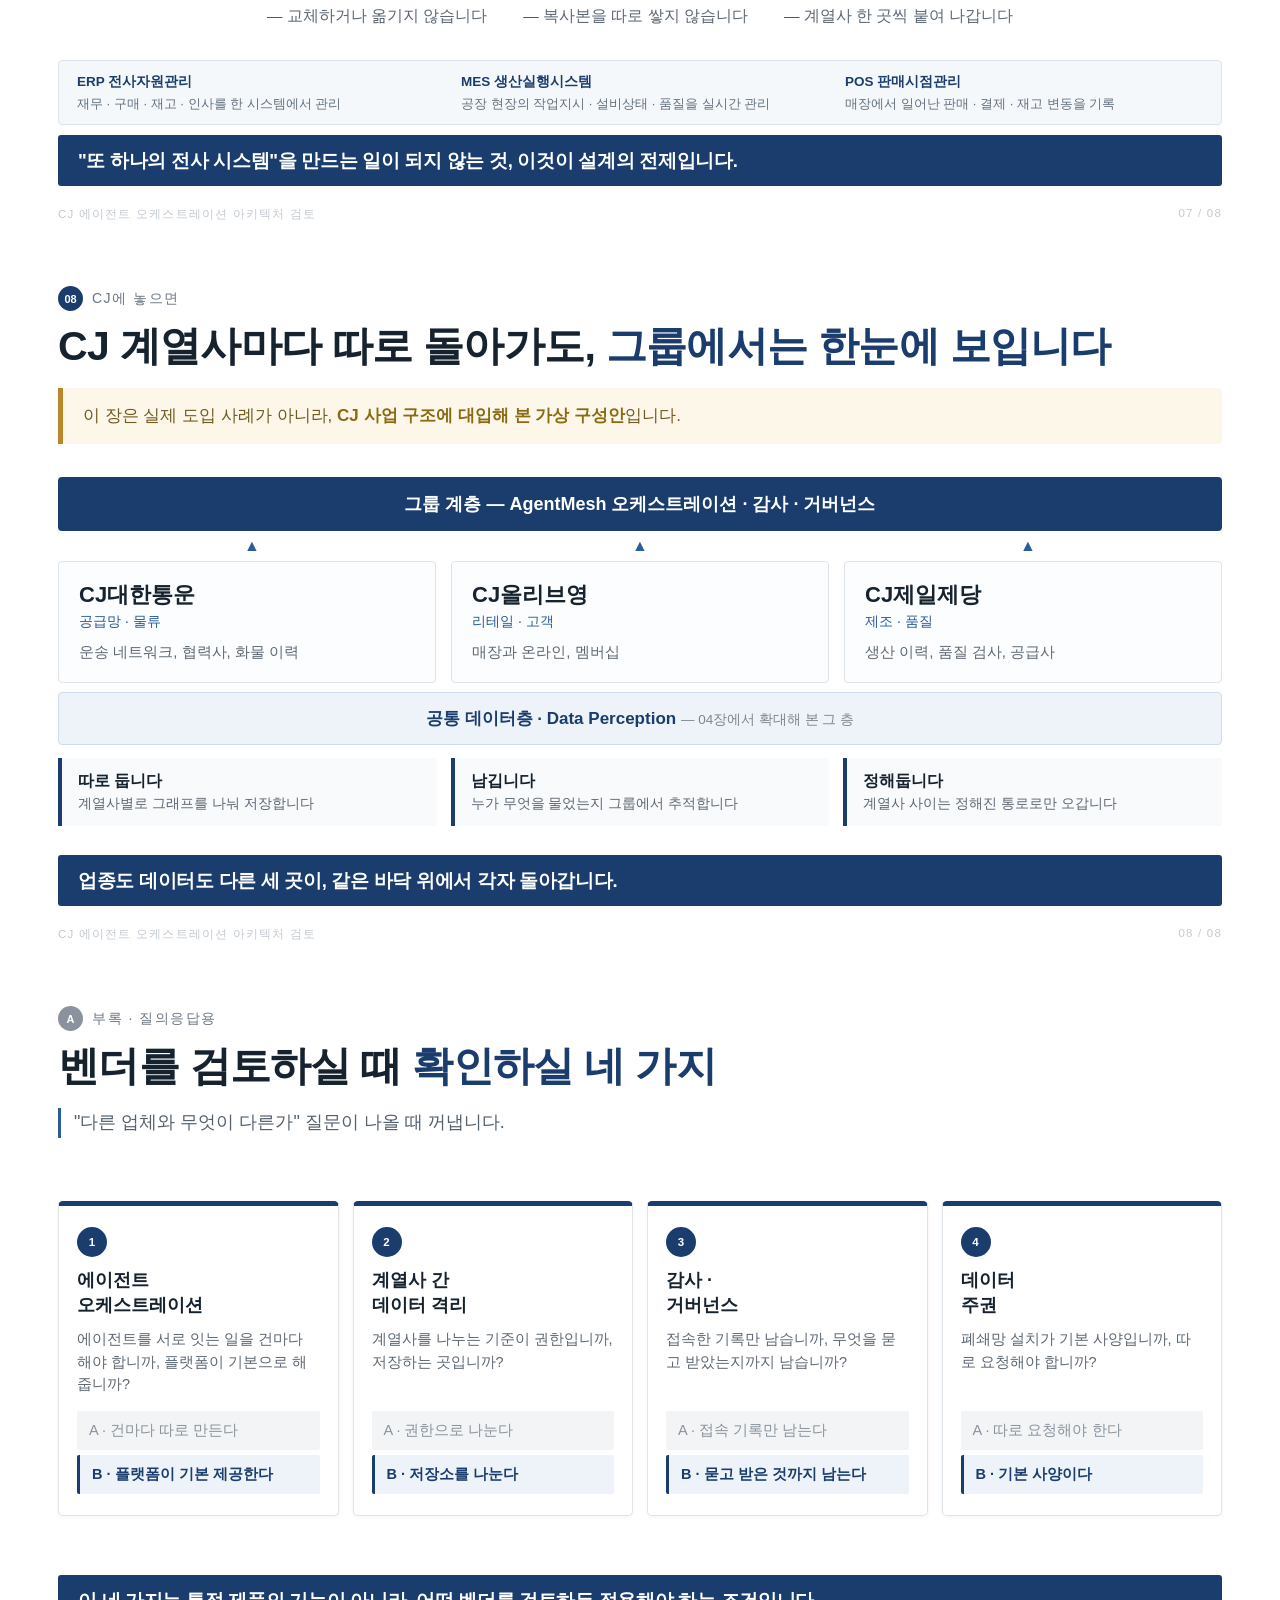
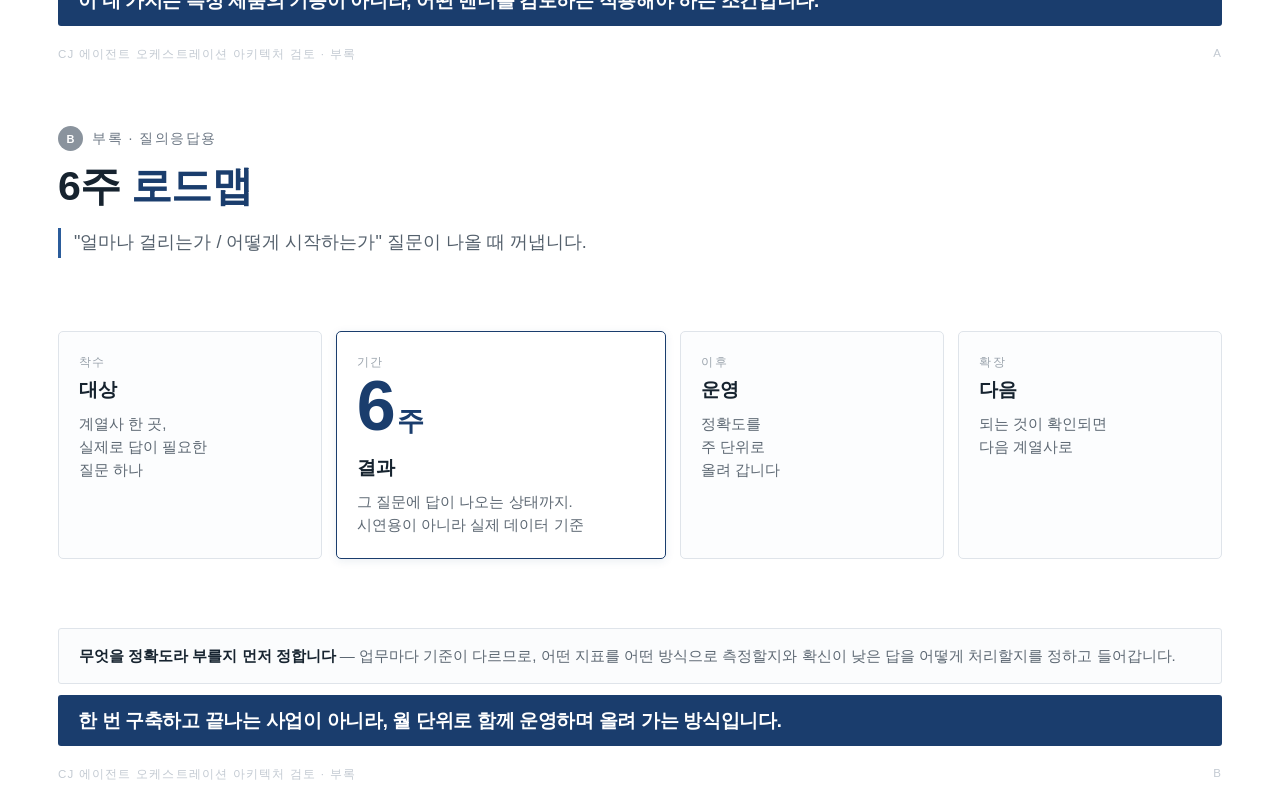
<file: files/CJ대응자료_장표_v1.1.html>
<!DOCTYPE html>
<html lang="ko"><head><meta charset="utf-8">
<style>
@page { size: 1280px 720px; margin: 0; }
:root{
  --navy:#1a3d6d; --navy2:#2b5c9b; --ink:#16232f; --mute:#6b7683;
  --line:#dfe4ea; --bg:#f7f8fa; --gold:#b8892b; --soft:#eef3f9;
}
*{box-sizing:border-box;margin:0;padding:0;}
body{font-family:'Apple SD Gothic Neo','Malgun Gothic',sans-serif;-webkit-font-smoothing:antialiased;}
.s{width:1280px;height:720px;padding:46px 58px 54px;position:relative;background:#fff;
   page-break-after:always;display:flex;flex-direction:column;overflow:hidden;}
.s:last-child{page-break-after:auto;}

/* header */
.eyebrow{display:flex;align-items:center;gap:9px;margin-bottom:9px;}
.eyebrow .n{width:25px;height:25px;border-radius:50%;background:var(--navy);color:#fff;
  font-size:11px;font-weight:700;display:flex;align-items:center;justify-content:center;}
.eyebrow .t{font-size:14px;letter-spacing:1.5px;color:var(--mute);}
h1{font-size:41px;line-height:1.3;color:var(--ink);font-weight:800;letter-spacing:-.7px;}
h1 em{font-style:normal;color:var(--navy);}
.lead{margin-top:15px;font-size:18px;line-height:1.65;color:#54606c;
  border-left:3px solid var(--navy2);padding-left:13px;}
.mid{flex:1;display:flex;align-items:center;justify-content:center;margin:14px 0 10px;}
.close{font-size:18.5px;color:#fff;background:var(--navy);padding:13px 20px;font-weight:700;
  border-radius:3px;letter-spacing:-.3px;}
.foot{position:absolute;left:58px;right:58px;bottom:18px;display:flex;
  justify-content:space-between;font-size:11.5px;color:#c3cad2;letter-spacing:1.2px;}

/* 01 */
.cover{display:flex;height:100%;}
.cband{width:262px;background:var(--navy);color:#fff;padding:46px 30px;display:flex;
  flex-direction:column;justify-content:space-between;}
.cband .k{font-size:11.5px;letter-spacing:2px;opacity:.62;margin-bottom:6px;}
.cband .v{font-size:15.5px;line-height:1.6;}
.cmain{flex:1;padding:46px 58px;display:flex;flex-direction:column;justify-content:center;}

/* 02 */
.tri{display:grid;grid-template-columns:repeat(3,1fr);gap:17px;width:100%;}
.tcard{border:1px solid var(--line);border-top:5px solid var(--navy);border-radius:5px;
  padding:24px 22px;background:#fff;box-shadow:0 1px 4px rgba(20,40,70,.05);
  display:grid;grid-template-rows:auto auto 1fr;}
.tcard .bd{width:30px;height:30px;border-radius:50%;background:var(--soft);color:var(--navy);
  font-size:11.5px;font-weight:800;display:flex;align-items:center;justify-content:center;margin-bottom:12px;}
.tcard b{font-size:21px;color:var(--ink);line-height:1.4;margin-bottom:10px;}
.tcard span{font-size:16px;color:#5d6873;line-height:1.6;}
.orgmini{display:flex;flex-direction:column;align-items:center;gap:0;margin-top:16px;}
.orgband{width:560px;background:var(--soft);border:1px solid #cfdcec;border-radius:3px;
  padding:9px;text-align:center;font-size:14px;color:var(--navy);font-weight:700;}
.orgar{display:flex;width:560px;justify-content:space-around;color:var(--navy);font-size:11px;line-height:1;padding:3px 0;}
.orgrow{display:flex;width:560px;justify-content:space-between;}
.orgrow div{width:174px;border:1px solid var(--line);border-radius:3px;padding:9px 0;
  text-align:center;font-size:14px;color:#5d6873;background:#fcfdfe;}

/* 03 */
.stack{width:100%;}
.ly{display:flex;align-items:stretch;gap:15px;}
.lybox{flex:1;border:1px solid var(--line);background:#fcfdfe;border-radius:4px;
  padding:10px 18px;display:flex;align-items:center;gap:13px;}
.lybox.on{background:var(--navy);border-color:var(--navy);}
.lybox.hi{background:#fff;border:2.5px solid var(--navy);}
.lybox.hi .lyno{background:var(--navy);color:#fff;}
.lybox.hi .lyname{color:var(--navy);}
.lybox.hi .lyitem b{color:var(--navy);}
.lyno{width:26px;height:26px;border-radius:50%;background:var(--soft);color:var(--navy);
  font-size:11px;font-weight:800;display:flex;align-items:center;justify-content:center;flex:none;}
.lybox.on .lyno{background:rgba(255,255,255,.2);color:#fff;}
.lyname{font-size:19px;font-weight:800;color:var(--ink);width:158px;flex:none;}
.lybox.on .lyname{color:#fff;}
.lyitem{font-size:15.5px;color:#5d6873;}
.lybox.on .lyitem{color:#c9dcf2;}
.lybox.on .lyitem b{color:#fff;}
.lydesc{width:246px;flex:none;display:flex;align-items:center;font-size:14px;
  color:#8a939d;line-height:1.45;}
.up{color:var(--navy2);font-size:11px;line-height:1;text-align:center;
  padding:2.5px 0;margin-right:261px;}

/* 04 */
.frame{width:100%;border:1.5px solid var(--navy);border-radius:5px;background:#fcfdfe;}
.ftab{background:var(--navy);color:#fff;font-size:16px;font-weight:800;padding:6px 16px;
  border-radius:3.5px 3.5px 0 0;display:flex;align-items:baseline;gap:9px;}
.ftab i{font-style:normal;font-weight:400;font-size:13px;opacity:.72;}
.fbody{display:flex;gap:15px;padding:13px;align-items:stretch;}
.cl{width:238px;display:flex;flex-direction:column;gap:5px;}
.tag{font-size:12px;letter-spacing:1.4px;color:#9aa3ac;margin-bottom:3px;}
.src{border:1px solid var(--line);background:#fff;padding:7px 12px;font-size:13.5px;
  color:#5d6873;border-radius:3px;}
.bignum{font-size:25px;font-weight:800;color:var(--navy);margin-top:8px;line-height:1.1;}
.subnote{font-size:13px;color:#8a939d;line-height:1.45;margin-top:2px;}
.arw{display:flex;align-items:center;color:var(--navy2);font-size:19px;flex:none;}
.cm{flex:1;display:flex;flex-direction:column;justify-content:center;}
.lvl{border:1px solid #b9cde5;background:#fff;border-radius:4px;padding:10px 18px;}
.lvl b{font-size:18px;color:var(--navy);}
.lvl b em{font-style:normal;font-size:13.5px;font-weight:500;color:#8ba3c0;margin-left:7px;}
.lvl span{display:block;font-size:14px;color:#5d6873;margin-top:2px;line-height:1.45;}
.bi{text-align:center;color:var(--navy2);font-size:11px;line-height:1;padding:3px 0;}
.dpack{border:1px dashed #c3cad3;background:#f8fafc;padding:7px;font-size:13px;
  color:#7d868f;text-align:center;border-radius:3px;margin-top:8px;}
.cr{width:192px;display:flex;flex-direction:column;gap:9px;justify-content:center;}
.out{border:1px solid var(--line);background:#fff;padding:14px 8px;font-size:15.5px;
  color:var(--ink);text-align:center;border-radius:3px;font-weight:600;}
.thumb{position:absolute;right:58px;top:46px;width:170px;border:1px solid var(--line);
  background:#fbfcfd;padding:8px;border-radius:4px;}
.thumb i{display:block;height:9px;background:#e3e8ee;margin-bottom:3.5px;border-radius:1px;}
.thumb i.on{background:var(--navy);}
.thumb p{font-size:11px;color:#8a939d;margin-top:6px;text-align:center;line-height:1.4;}
.thumb p b{color:var(--navy);font-size:12.5px;}

/* 05 */
.dpband{width:680px;margin:0 auto;background:var(--navy);border-radius:4px;padding:18px;
  text-align:center;color:#fff;}
.dpband b{font-size:22px;letter-spacing:-.2px;}
.dpband span{display:block;font-size:14px;color:#b9cfe9;margin-top:2px;}
.pipes{display:flex;justify-content:center;gap:120px;margin:6px 0;}
.pipe{text-align:center;font-size:14px;color:#5d6873;line-height:1.4;}
.pipe u{display:block;text-decoration:none;color:var(--navy2);font-size:19px;line-height:1;}
.legacy{display:flex;gap:14px;justify-content:center;}
.leg{width:160px;border:1px solid var(--line);border-bottom:5px solid #98a3ae;
  background:#fcfdfe;border-radius:4px 4px 2px 2px;padding:19px 0;text-align:center;}
.leg b{font-size:22px;color:var(--ink);display:block;}
.leg span{font-size:13px;color:#8a939d;}
.bul{display:flex;gap:36px;justify-content:center;margin-top:26px;font-size:15.5px;color:#5d6873;}
.bul span::before{content:"—  ";color:var(--navy2);}

/* 06 */
.notice{border-left:5px solid var(--gold);background:#fdf7ea;padding:15px 20px;
  font-size:17px;color:#6f5a20;line-height:1.5;margin-top:15px;border-radius:0 4px 4px 0;}
.notice b{color:#8a6a12;}
.gband{background:var(--navy);border-radius:4px;padding:15px;text-align:center;color:#fff;
  font-size:18px;font-weight:700;}
.gar{display:flex;justify-content:space-around;padding:7px 0;color:var(--navy2);font-size:16px;line-height:1;}
.cos{display:grid;grid-template-columns:repeat(3,1fr);gap:15px;}
.co{border:1px solid var(--line);border-radius:4px;padding:18px 20px;background:#fcfdfe;}
.co b{font-size:22px;color:var(--ink);display:block;}
.co i{font-style:normal;font-size:14px;color:var(--navy2);display:block;margin:3px 0 9px;}
.co span{font-size:15px;color:#5d6873;line-height:1.55;}
.dpfoot{background:var(--soft);border:1px solid #cfdcec;border-radius:4px;padding:14px;
  text-align:center;font-size:17px;font-weight:700;color:var(--navy);margin-top:9px;}
.dpfoot em{font-style:normal;font-weight:400;font-size:13.5px;color:#7d868f;}
.chips{display:flex;gap:14px;margin-top:13px;}
.chip{flex:1;border-left:4px solid var(--navy);background:#f8fafc;padding:13px 16px;}
.chip b{font-size:16px;color:var(--ink);display:block;margin-bottom:2px;}
.chip span{font-size:14px;color:#5d6873;}

/* appendix */
.q4{display:grid;grid-template-columns:repeat(4,1fr);gap:14px;width:100%;}
.qc{border:1px solid var(--line);border-top:5px solid var(--navy);background:#fff;
  border-radius:5px;padding:21px 18px;display:grid;grid-template-rows:auto auto 1fr auto auto;
  box-shadow:0 1px 4px rgba(20,40,70,.05);}
.qc .bd{width:30px;height:30px;border-radius:50%;background:var(--navy);color:#fff;
  font-size:11.5px;font-weight:800;display:flex;align-items:center;justify-content:center;margin-bottom:11px;}
.qc b{font-size:18px;color:var(--ink);line-height:1.4;}
.qc .qq{font-size:14.5px;color:#5d6873;line-height:1.55;margin:10px 0;}
.ab{font-size:14.5px;padding:10px 12px;border-radius:2px;margin-top:5px;}
.ab.a{background:#f2f4f6;color:#8a939d;}
.ab.b{background:var(--soft);color:var(--navy);border-left:3px solid var(--navy);font-weight:700;}
.tl{display:flex;align-items:stretch;gap:14px;width:100%;}
.tl>div{flex:1;border:1px solid var(--line);background:#fcfdfe;border-radius:5px;padding:22px 20px;}
.tl .core{border:1.5px solid var(--navy);background:#fff;flex:1.3;
  box-shadow:0 2px 10px rgba(26,61,109,.09);}
.tl .k{font-size:12px;letter-spacing:1.4px;color:#9aa3ac;}
.tl b{font-size:19px;color:var(--ink);display:block;margin:6px 0 9px;}
.tl .big{font-size:70px;color:var(--navy);font-weight:800;line-height:1;letter-spacing:-2px;}
.tl .big s{text-decoration:none;font-size:27px;margin-left:3px;}
.tl span{font-size:15px;color:#5d6873;line-height:1.55;}
#s04 .agent{padding:15px 18px;}
#s04 .apart{padding:8px 13px;margin-bottom:6px;}
#s04 .apart b{font-size:15px;}
#s04 .apart span{font-size:13px;}
#s04 .aeq{padding:9px;font-size:15px;margin-top:9px;}
#s04 .band{padding:9px;font-size:16px;margin:10px 0;}
#s04 .compo{gap:12px;}
#s04 .cbox{padding:12px 15px;}
#s04 .cbox .h{font-size:16px;margin-bottom:6px;}
#s04 .cbox .chain{padding:6px;font-size:13.5px;margin-bottom:7px;}
#s04 .cbox p{font-size:13.5px;line-height:1.45;}
#s04 .lead{margin-top:11px;font-size:16.5px;}
#s04 .mid{margin:10px 0 8px;}
#s04 .close{padding:11px 20px;font-size:17px;}
.band{background:var(--gold);color:#fff;border-radius:4px;padding:11px;text-align:center;
  font-size:17px;font-weight:800;margin:14px 0;}
.compo{display:grid;grid-template-columns:repeat(3,1fr);gap:15px;}
.cbox{border:1px solid var(--line);border-top:5px solid var(--navy);border-radius:5px;
  padding:15px 17px;background:#fff;}
.cbox .h{font-size:17px;font-weight:800;color:var(--navy);margin-bottom:9px;}
.cbox .chain{background:var(--soft);border-radius:3px;padding:8px;text-align:center;
  font-size:14px;font-weight:700;color:var(--navy);margin-bottom:9px;}
.cbox p{font-size:14px;color:#5d6873;line-height:1.55;}
.rowtbl{width:100%;border:1px solid var(--line);border-radius:4px;overflow:hidden;}
.rowtbl div{display:flex;border-bottom:1px solid var(--line);}
.rowtbl div:last-child{border-bottom:none;}
.rowtbl b{width:132px;flex:none;background:#f5f8fb;padding:9px 13px;font-size:14.5px;color:var(--navy);}
.rowtbl span{padding:9px 13px;font-size:14.5px;color:#5d6873;}
.modes{display:grid;grid-template-columns:repeat(3,1fr);gap:12px;margin-top:12px;}
.mbox{border:1px solid #b9cde5;border-radius:4px;padding:13px 15px;background:#fbfdff;}
.mbox b{display:block;font-size:16.5px;color:var(--navy);margin-bottom:5px;}
.mbox span{font-size:13.5px;color:#5d6873;line-height:1.5;}
.tips{width:320px;flex:none;}
.tip{border-left:3px solid var(--navy2);background:#f8fafc;padding:10px 14px;margin-bottom:9px;}
.tip b{display:block;font-size:15px;color:var(--ink);}
.tip span{font-size:13.5px;color:#5d6873;line-height:1.5;}
.whenu{margin-top:12px;font-size:14px;color:#5d6873;line-height:1.75;}
.whenu i{font-style:normal;color:var(--navy2);font-weight:800;margin-right:5px;}
.agent{width:400px;border:1.5px solid var(--navy);border-radius:5px;
  padding:20px 22px;background:#fbfcfe;flex:none;}
.apart{border:1px solid var(--line);background:#fff;border-radius:4px;padding:11px 15px;margin-bottom:8px;}
.apart b{font-size:16px;color:var(--navy);display:block;}
.apart span{font-size:13.5px;color:#5d6873;}
.aeq{background:var(--navy);color:#fff;border-radius:4px;padding:11px;text-align:center;
  font-size:16px;font-weight:800;margin-top:12px;}
.mode{border:1px solid var(--line);border-top:5px solid var(--navy);border-radius:5px;
  padding:20px 19px;background:#fff;box-shadow:0 1px 4px rgba(20,40,70,.05);
  display:grid;grid-template-rows:auto auto 1fr;}
.mode .k{font-size:12px;letter-spacing:1.4px;color:#9aa3ac;margin-bottom:6px;}
.mode b{font-size:21px;color:var(--ink);margin-bottom:10px;}
.mode span{font-size:15.5px;color:#5d6873;line-height:1.6;}
.gloss{display:flex;gap:26px;background:#f5f8fb;border:1px solid #dbe4ee;border-radius:4px;
  padding:11px 18px;font-size:13px;color:#63707d;line-height:1.5;margin-bottom:10px;}
.gloss span{flex:1;}
.gloss b{color:var(--navy);display:block;font-size:13.5px;margin-bottom:1px;}
.agree{border:1px solid var(--line);background:#fbfcfd;padding:15px 20px;font-size:15px;
  color:#5d6873;line-height:1.6;margin-bottom:11px;border-radius:3px;}
.agree b{color:var(--ink);}
</style></head><body>

<!-- 01 -->
<div class="s" style="padding:0;">
 <div class="cover">
  <div class="cband">
   <div><div class="k">CONFIDENTIAL</div><div class="v">2026.08<br>검토 자료</div></div>
   <div>
     <div class="k">제안 파트너</div>
     <div class="v" style="margin-bottom:22px;">Articul8<br>마켓핏랩</div>
     <div class="k">대상 미팅</div>
     <div class="v">2026.08.13 (목)</div>
   </div>
  </div>
  <div class="cmain">
   <div style="font-size:14px;color:var(--navy2);font-weight:700;letter-spacing:.5px;margin-bottom:20px;">CJ 에이전트 오케스트레이션 아키텍처 검토</div>
   <h1 style="font-size:52px;line-height:1.24;">계열사마다 생길 에이전트들을,<br><em>하나의 운영체계로</em></h1>
  </div>
 </div>
</div>

<!-- 02 -->
<div class="s">
 <div class="eyebrow"><span class="n">02</span><span class="t">각자 만든 에이전트</span></div>
 <h1>계열사가 각자 만든 에이전트를, <em>그룹이 함께 쓸 수 있는가</em></h1>
 <div class="lead">계열사마다 데이터도 업무도 다릅니다. 에이전트를 각자 만드는 것은 자연스럽고, 현장에 맞는 방식입니다.<br>하나로 통일하면 오히려 각 현장에서의 쓸모가 떨어집니다. 다만 에이전트를 하나하나 직접 개발할 필요는 없습니다. 만드는 일 자체부터 플랫폼이 맡습니다.</div>
 <div class="mid" style="flex-direction:column;align-items:stretch;">
  <div style="font-size:13.5px;color:var(--ink);font-weight:700;margin-bottom:13px;">각자 만들되, 서로 이어 붙일 수 있다면</div>
  <div class="tri">
   <div class="tcard"><span class="bd">01</span><b>한 번 만들면<br>다시 만들지 않습니다</b><span>한 계열사가 만든 에이전트를 다른 계열사가 그대로 가져다 씁니다</span></div>
   <div class="tcard"><span class="bd">02</span><b>여러 에이전트가<br>이어서 일합니다</b><span>하나의 업무를 여러 에이전트가 순서대로 넘겨받아 끝냅니다</span></div>
   <div class="tcard"><span class="bd">03</span><b>그룹이<br>전체를 봅니다</b><span>어느 계열사가 무엇을 얼마나 쓰는지 한 화면에서 확인합니다</span></div>
  </div>
  <div class="orgmini">
   <div class="orgband">그룹 계층</div>
   <div class="orgar"><span>▲</span><span>▲</span><span>▲</span></div>
   <div class="orgrow"><div>계열사 A</div><div>계열사 B</div><div>계열사 C</div></div>
  </div>
 </div>
 <div class="foot"><span>CJ 에이전트 오케스트레이션 아키텍처 검토</span><span>02 / 08</span></div>
</div>

<!-- 03 -->
<div class="s">
 <div class="eyebrow"><span class="n">03</span><span class="t">작동 구조</span></div>
 <h1>오케스트레이션은 <em>이렇게 작동합니다</em></h1>
 <div class="lead">에이전트가 일을 하려면 데이터를 읽고, 업종을 알고, 도구를 부르고, 어딘가에서 돌아가야 합니다. 아래 여섯 층이 그 일을 나눠 맡습니다.</div>
 <div class="mid">
  <div class="stack">
   <div class="ly"><div class="lybox"><span class="lyno">6</span><span class="lyname">애플리케이션</span><span class="lyitem">Articul8 앱 · 고객 앱 · 기간계 시스템(ERP·MES·PLM)</span></div><div class="lydesc">사람이 쓰거나, 다른 시스템이 불러다 씁니다</div></div>
   <div class="up">▲</div>
   <div class="ly"><div class="lybox hi"><span class="lyno">5</span><span class="lyname">전문 솔루션</span><span class="lyitem"><b>Data Perception</b> · SimGraph · PLI · APM</span></div><div class="lydesc">업무 목적별로 준비된 기능입니다</div></div>
   <div class="up">▲</div>
   <div class="ly"><div class="lybox"><span class="lyno">4</span><span class="lyname">도메인 팩</span><span class="lyitem">금융 · 에너지 · 건설 · 자동차 · 제조 · 통신 …</span></div><div class="lydesc">업종별 용어와 규칙이 미리 들어 있습니다</div></div>
   <div class="up">▲</div>
   <div class="ly"><div class="lybox"><span class="lyno">3</span><span class="lyname">인텔리전스</span><span class="lyitem">L1 Structural(구조) · L2 Semantic(의미) · L3 Activity(운영)</span></div><div class="lydesc">데이터를 세 가지 방식으로 읽습니다</div></div>
   <div class="up">▲</div>
   <div class="ly"><div class="lybox on"><span class="lyno">2</span><span class="lyname">AgentMesh</span><span class="lyitem">에이전트 · 팀 · 업무 흐름 관리</span></div><div class="lydesc" style="color:var(--navy);font-weight:600;">에이전트를 만들고 굴리는 부분입니다</div></div>
   <div class="up">▲</div>
   <div class="ly"><div class="lybox"><span class="lyno">1</span><span class="lyname">클라우드 인프라</span><span class="lyitem">쿠버네티스 · 저장소 · GPU · 네트워크 · 보안</span></div><div class="lydesc">어디에 설치할지 고르는 층입니다</div></div>
  </div>
 </div>
  <div class="foot"><span>CJ 에이전트 오케스트레이션 아키텍처 검토</span><span>03 / 08</span></div>
</div>


<!-- 04 AgentMesh ① -->
<div class="s" id="s04">
 <div class="eyebrow"><span class="n">04</span><span class="t">AgentMesh ①</span></div>
 <h1>오케스트레이션을 실현시키는 <em>AgentMesh</em></h1>
 <div class="lead">모델과 지시문과 도구를 묶어 실제로 일을 하는 에이전트로 만듭니다.</div>
 <div class="mid" style="flex-direction:column;align-items:stretch;">
  <div style="display:flex;gap:24px;align-items:stretch;">
   <div class="agent" style="width:410px;">
    <div class="tag">에이전트 하나 만들기</div>
    <div class="apart"><b>모델</b><span>판단을 담당합니다</span></div>
    <div class="apart"><b>지시문</b><span>무슨 역할인지, 무엇을 하면 안 되는지 정합니다</span></div>
    <div class="apart" style="margin-bottom:0;"><b>도구</b><span>검색 · 계산 · 시스템 조회처럼 실제로 하는 일</span></div>
    <div class="aeq">= 스스로 일을 하는 에이전트</div>
   </div>
   <div style="flex:1;border:1px solid #bde3d4;background:#f4fbf8;border-radius:5px;padding:16px 19px;">
    <div style="font-size:17px;font-weight:800;color:#1a6b52;margin-bottom:9px;">낱개가 아니라 조립 단위로 봅니다</div>
    <div style="font-size:14.5px;color:#4a5560;line-height:1.7;">
      에이전트 하나는 집중된 업무, 빠른 처리, 시제품 제작에 유용합니다.<br>
      이것들을 조합해 분석 흐름, 검토 절차, 전문가 팀, 대규모 업무 체계를 만듭니다.<br>
      <b style="color:#1a6b52;">한 개로 시작하고, 일이 복잡해질 때 엮는 구조를 더합니다.</b></div>
   </div>
  </div>
  <div class="band">진짜 힘은 조합에서 나옵니다 — 에이전트는 지능형 시스템을 짓는 블록입니다</div>
  <div class="compo">
   <div class="cbox"><div class="h">이어받기</div><div class="chain">조사 → 분석 → 작성</div><p>앞 단계의 결과 위에 다음 에이전트가 쌓아 올립니다</p></div>
   <div class="cbox"><div class="h">관점 나누기</div><div class="chain">관점 A · B · C</div><p>세 시각이 서로 반박하며 답을 다듬습니다</p></div>
   <div class="cbox"><div class="h">총괄 + 전문가</div><div class="chain">총괄이 결과를 종합</div><p>각 분야 전문가가 기여하고 한 에이전트가 합칩니다</p></div>
  </div>
 </div>
 <div class="close">모델 + 도구 + 지시문 → 에이전트 &nbsp;·&nbsp; 에이전트들 → 팀 → 지능형 시스템</div>
 <div class="foot"><span>CJ 에이전트 오케스트레이션 아키텍처 검토</span><span>04 / 08</span></div>
</div>

<!-- 05 AgentMesh ② -->
<div class="s">
 <div class="eyebrow"><span class="n">05</span><span class="t">AgentMesh ②</span></div>
 <h1>AgentMesh가 에이전트를 묶는 단위, <em>팀</em></h1>
 <div class="lead">AgentMesh는 여러 에이전트를 하나로 묶어 팀으로 만듭니다. 누가 속하는지, 서로 어떻게 주고받는지, 무엇을 함께 기억하는지, 언제 끝내는지가 팀마다 정해집니다.</div>
 <div class="mid" style="align-items:flex-start;gap:24px;">
  <div style="flex:1;">
   <div class="rowtbl">
    <div><b>구성원</b><span>팀에 속한 에이전트 &nbsp;—&nbsp; 조사 · 분석 · 작성</span></div>
    <div><b>조율 방식</b><span>서로 어떻게 주고받을지 &nbsp;—&nbsp; 넘겨주기 · 함께 보기 · 총괄</span></div>
    <div><b>공유 맥락</b><span>에이전트 사이에 공유되는 기억 &nbsp;—&nbsp; 업무 개요, 앞선 발견</span></div>
    <div><b>넘김 규칙</b><span>흐름 제어와 종료 조건 &nbsp;—&nbsp; 최대 반복 횟수, 종료 시점</span></div>
   </div>
   <div class="modes">
    <div class="mbox"><b>넘겨주기</b><span>물음에 가장 맞는 에이전트에게 보냅니다. 안내데스크가 담당자에게 넘기듯</span></div>
    <div class="mbox"><b>함께 보기</b><span>여러 에이전트가 각자 의견을 내고, 그 결과를 하나로 합칩니다</span></div>
    <div class="mbox"><b>총괄</b><span>총괄 에이전트가 일을 쪼개 맡긴 뒤 돌아온 결과를 종합합니다</span></div>
   </div>
   <div class="whenu">
     <i>✓</i>여러 관점이나 전문 역할이 필요할 때 &nbsp;&nbsp;
     <i>✓</i>물음마다 담당이 달라 골라 보내야 할 때 &nbsp;&nbsp;
     <i>✓</i>넘겨받기 · 토론 · 종합이 필요한 업무일 때
   </div>
  </div>
  <div class="tips">
   <div class="tag">팀을 잘 짜는 요령</div>
   <div class="tip"><b>맞는 방식 고르기</b><span>속도는 넘겨주기, 답의 질은 함께 보기, 복잡한 일은 총괄</span></div>
   <div class="tip"><b>기존 에이전트 재사용</b><span>이미 만들어 둔 것을 조합합니다. 중복해서 만들지 않습니다</span></div>
   <div class="tip"><b>반복 횟수 제한</b><span>에이전트끼리 무한히 주고받는 것을 막습니다</span></div>
   <div class="tip" style="margin-bottom:0;"><b>맥락 공유</b><span>발견한 내용이 넘김을 넘어 유지되어 서로 쌓아 나갑니다</span></div>
  </div>
 </div>
 <div class="close">에이전트가 원자라면, 팀은 분자입니다 &nbsp;·&nbsp; 넘겨주기 · 함께 보기 · 총괄</div>
 <div class="foot"><span>CJ 에이전트 오케스트레이션 아키텍처 검토</span><span>05 / 08</span></div>
</div>

<!-- 04 -->
<div class="s">
 <div class="thumb"><i></i><i class="on"></i><i></i><i></i><i></i><i></i>
   <p><b>Data Perception</b><br>03장 여섯 층 중 5층</p></div>
 <div class="eyebrow"><span class="n">06</span><span class="t">Data Perception</span></div>
 <h1 style="max-width:920px;font-size:35px;">AgentMesh의 전제조건 <em>Data Perception</em>,<br>오케스트레이션의 성패를 가릅니다</h1>
 <div class="lead" style="max-width:880px;">AgentMesh가 읽어야 할 데이터를 만드는 층입니다.<br>흩어져 있는 데이터를 옮기지 않고, 있는 자리에서 읽을 수 있게 만듭니다.</div>
 <div class="mid">
  <div class="frame">
   <div class="ftab">Data Perception <i>03장 5층을 확대한 것</i></div>
   <div class="fbody">
    <div class="cl">
     <div class="tag">데이터가 있는 곳</div>
     <div class="src">클라우드 저장소 — S3 · SharePoint</div>
     <div class="src">데이터 웨어하우스 — Snowflake</div>
     <div class="src">기간계 시스템 — SAP · Teamcenter</div>
     <div class="src">센서 · 설비 데이터</div>
     <div class="src">실시간 스트림 · DB</div>
     <div class="src">직접 업로드 — 엑셀 · PDF</div>
     <div class="bignum">커넥터 25종 이상</div>
     <div class="subnote">데이터는 원래 있던 자리에 그대로 둡니다</div>
    </div>
    <div class="arw">▶</div>
    <div class="cm">
     <div class="tag">세 가지 방식으로 읽습니다</div>
     <div class="lvl"><b>L1 구조 <em>Structural Intelligence</em></b><span>무엇이 있고, 무엇과 연결되는지를 봅니다</span></div>
     <div class="bi">▲▼</div>
     <div class="lvl"><b>L2 의미 <em>Semantic Intelligence</em></b><span>그것이 무슨 뜻인지를 봅니다. 글로 이미지를 찾고, 이미지로 문서를 찾습니다</span></div>
     <div class="bi">▲▼</div>
     <div class="lvl"><b>L3 운영 <em>Activity Intelligence</em></b><span>언제 무슨 일이 있었는지를 봅니다</span></div>
     <div class="dpack">업종별 용어와 규칙이 세 층 모두에 적용됩니다</div>
    </div>
    <div class="arw">▶</div>
    <div class="cr">
     <div class="tag" style="text-align:center;">할 수 있게 되는 것</div>
     <div class="out">말로 물어보기</div>
     <div class="out">연결을 따라가며 찾기</div>
     <div class="out">시간 흐름 보기</div>
     <div class="subnote" style="text-align:center;">한 번 물으면<br>세 층에서 동시에 찾습니다</div>
    </div>
   </div>
  </div>
 </div>
 <div class="close">이것이 되어 있어야 그 위에서 에이전트가 움직입니다.</div>
 <div class="foot"><span>CJ 에이전트 오케스트레이션 아키텍처 검토</span><span>06 / 08</span></div>
</div>

<!-- 05 -->
<div class="s">
 <div class="eyebrow"><span class="n">07</span><span class="t">기존 시스템</span></div>
 <h1>지금 쓰시는 시스템 위에 <em>그대로 얹힙니다</em></h1>
 <div class="lead">계열사별로 이미 운영 중인 ERP · MES · POS · 물류 시스템은 손대지 않습니다.</div>
 <div class="mid" style="flex-direction:column;justify-content:center;">
  <div style="width:100%;">
   <div class="dpband"><b>Data Perception</b><span>관계 정보만 정리합니다 · 원본은 원래 자리에</span></div>
   <div class="pipes">
     <div class="pipe"><u>▼</u>물어봅니다<br><span style="color:#9aa3ac;">원 시스템으로 내려보냅니다</span></div>
     <div class="pipe"><u>▲</u>답이 옵니다<br><span style="color:#9aa3ac;">그 자리에서 처리해 돌려줍니다</span></div>
   </div>
   <div class="legacy">
    <div class="leg"><b>ERP</b><span>그대로</span></div>
    <div class="leg"><b>MES</b><span>그대로</span></div>
    <div class="leg"><b>POS</b><span>그대로</span></div>
    <div class="leg"><b>물류</b><span>그대로</span></div>
   </div>
   <div class="bul">
     <span>교체하거나 옮기지 않습니다</span>
     <span>복사본을 따로 쌓지 않습니다</span>
     <span>계열사 한 곳씩 붙여 나갑니다</span>
   </div>
  </div>
 </div>
 <div class="gloss"><span><b>ERP 전사자원관리</b>재무 · 구매 · 재고 · 인사를 한 시스템에서 관리</span><span><b>MES 생산실행시스템</b>공장 현장의 작업지시 · 설비상태 · 품질을 실시간 관리</span><span><b>POS 판매시점관리</b>매장에서 일어난 판매 · 결제 · 재고 변동을 기록</span></div><div class="close">"또 하나의 전사 시스템"을 만드는 일이 되지 않는 것, 이것이 설계의 전제입니다.</div>
 <div class="foot"><span>CJ 에이전트 오케스트레이션 아키텍처 검토</span><span>07 / 08</span></div>
</div>

<!-- 06 -->
<div class="s">
 <div class="eyebrow"><span class="n">08</span><span class="t">CJ에 놓으면</span></div>
 <h1>CJ 계열사마다 따로 돌아가도, <em>그룹에서는 한눈에 보입니다</em></h1>
 <div class="notice">이 장은 실제 도입 사례가 아니라, <b>CJ 사업 구조에 대입해 본 가상 구성안</b>입니다.</div>
 <div class="mid">
  <div style="width:100%;">
   <div class="gband">그룹 계층 — AgentMesh 오케스트레이션 · 감사 · 거버넌스</div>
   <div class="gar"><span>▲</span><span>▲</span><span>▲</span></div>
   <div class="cos">
    <div class="co"><b>CJ대한통운</b><i>공급망 · 물류</i><span>운송 네트워크, 협력사, 화물 이력</span></div>
    <div class="co"><b>CJ올리브영</b><i>리테일 · 고객</i><span>매장과 온라인, 멤버십</span></div>
    <div class="co"><b>CJ제일제당</b><i>제조 · 품질</i><span>생산 이력, 품질 검사, 공급사</span></div>
   </div>
   <div class="dpfoot">공통 데이터층 · Data Perception <em>— 04장에서 확대해 본 그 층</em></div>
   <div class="chips">
    <div class="chip"><b>따로 둡니다</b><span>계열사별로 그래프를 나눠 저장합니다</span></div>
    <div class="chip"><b>남깁니다</b><span>누가 무엇을 물었는지 그룹에서 추적합니다</span></div>
    <div class="chip"><b>정해둡니다</b><span>계열사 사이는 정해진 통로로만 오갑니다</span></div>
   </div>
  </div>
 </div>
 <div class="close">업종도 데이터도 다른 세 곳이, 같은 바닥 위에서 각자 돌아갑니다.</div>
 <div class="foot"><span>CJ 에이전트 오케스트레이션 아키텍처 검토</span><span>08 / 08</span></div>
</div>

<!-- 부록 A -->
<div class="s">
 <div class="eyebrow"><span class="n" style="background:#8a939d;">A</span><span class="t">부록 · 질의응답용</span></div>
 <h1>벤더를 검토하실 때 <em>확인하실 네 가지</em></h1>
 <div class="lead">"다른 업체와 무엇이 다른가" 질문이 나올 때 꺼냅니다.</div>
 <div class="mid">
  <div class="q4">
   <div class="qc"><span class="bd">1</span><b>에이전트<br>오케스트레이션</b><div class="qq">에이전트를 서로 잇는 일을 건마다 해야 합니까, 플랫폼이 기본으로 해줍니까?</div><div class="ab a">A · 건마다 따로 만든다</div><div class="ab b">B · 플랫폼이 기본 제공한다</div></div>
   <div class="qc"><span class="bd">2</span><b>계열사 간<br>데이터 격리</b><div class="qq">계열사를 나누는 기준이 권한입니까, 저장하는 곳입니까?</div><div class="ab a">A · 권한으로 나눈다</div><div class="ab b">B · 저장소를 나눈다</div></div>
   <div class="qc"><span class="bd">3</span><b>감사 ·<br>거버넌스</b><div class="qq">접속한 기록만 남습니까, 무엇을 묻고 받았는지까지 남습니까?</div><div class="ab a">A · 접속 기록만 남는다</div><div class="ab b">B · 묻고 받은 것까지 남는다</div></div>
   <div class="qc"><span class="bd">4</span><b>데이터<br>주권</b><div class="qq">폐쇄망 설치가 기본 사양입니까, 따로 요청해야 합니까?</div><div class="ab a">A · 따로 요청해야 한다</div><div class="ab b">B · 기본 사양이다</div></div>
  </div>
 </div>
 <div class="close">이 네 가지는 특정 제품의 기능이 아니라, 어떤 벤더를 검토하든 적용해야 하는 조건입니다.</div>
 <div class="foot"><span>CJ 에이전트 오케스트레이션 아키텍처 검토 · 부록</span><span>A</span></div>
</div>

<!-- 부록 B -->
<div class="s">
 <div class="eyebrow"><span class="n" style="background:#8a939d;">B</span><span class="t">부록 · 질의응답용</span></div>
 <h1>6주 <em>로드맵</em></h1>
 <div class="lead">"얼마나 걸리는가 / 어떻게 시작하는가" 질문이 나올 때 꺼냅니다.</div>
 <div class="mid">
  <div class="tl">
   <div><div class="k">착수</div><b>대상</b><span>계열사 한 곳,<br>실제로 답이 필요한<br>질문 하나</span></div>
   <div class="core"><div class="k">기간</div><div class="big">6<s>주</s></div><b style="margin-top:14px;">결과</b><span>그 질문에 답이 나오는 상태까지.<br>시연용이 아니라 실제 데이터 기준</span></div>
   <div><div class="k">이후</div><b>운영</b><span>정확도를<br>주 단위로<br>올려 갑니다</span></div>
   <div><div class="k">확장</div><b>다음</b><span>되는 것이 확인되면<br>다음 계열사로</span></div>
  </div>
 </div>
 <div class="agree"><b>무엇을 정확도라 부를지 먼저 정합니다</b> — 업무마다 기준이 다르므로, 어떤 지표를 어떤 방식으로 측정할지와 확신이 낮은 답을 어떻게 처리할지를 정하고 들어갑니다.</div>
 <div class="close">한 번 구축하고 끝나는 사업이 아니라, 월 단위로 함께 운영하며 올려 가는 방식입니다.</div>
 <div class="foot"><span>CJ 에이전트 오케스트레이션 아키텍처 검토 · 부록</span><span>B</span></div>
</div>


<style>
#pdfbtn{position:fixed;right:26px;bottom:26px;z-index:9999;background:#1a3d6d;color:#fff;
 border:none;border-radius:30px;padding:15px 26px;font-size:15px;font-weight:800;cursor:pointer;
 font-family:'Apple SD Gothic Neo',sans-serif;box-shadow:0 5px 20px rgba(0,0,0,.28);letter-spacing:-.2px}
#pdfbtn:hover{background:#122d52}
#pdfhint{position:fixed;right:26px;bottom:78px;z-index:9999;background:rgba(22,35,47,.92);color:#fff;
 border-radius:7px;padding:9px 14px;font-size:12.5px;line-height:1.5;max-width:230px;
 font-family:'Apple SD Gothic Neo',sans-serif;display:none}
@media print{#pdfbtn,#pdfhint{display:none!important}}
</style>
<div id="pdfhint">인쇄 창에서 <b>대상 → PDF로 저장</b>,<br>여백 <b>없음</b>, 배경 그래픽 <b>체크</b></div>
<button id="pdfbtn" onclick="window.print()"
 onmouseover="document.getElementById('pdfhint').style.display='block'"
 onmouseout="document.getElementById('pdfhint').style.display='none'">PDF로 저장</button>
</body></html>
</file>
<file: styles.css>
:root{--navy:#1a3d6d;--ink:#16232f;--mute:#6b7683;--line:#e3e7ed;--bg:#f7f8fa;--gold:#b8892b}
*{box-sizing:border-box;margin:0;padding:0}
body{font-family:'Apple SD Gothic Neo','Malgun Gothic',sans-serif;color:var(--ink);word-break:keep-all;overflow-wrap:break-word;text-wrap:pretty;
 background:var(--bg);line-height:1.7;-webkit-font-smoothing:antialiased}
.wrap{max-width:960px;margin:0 auto;padding:0 24px}
header{background:var(--navy);color:#fff;padding:46px 0 40px;margin-bottom:34px}
header h1{font-size:30px;font-weight:800;letter-spacing:-.5px}
header p{color:#b9cfe9;font-size:15px;margin-top:9px}
header .meta{color:#8fb0d6;font-size:12.5px;margin-top:18px;letter-spacing:.3px}
h2{text-wrap:balance;font-size:20px;font-weight:800;margin:38px 0 5px;padding-top:22px;border-top:2px solid var(--ink)}
h2:first-of-type{border-top:none;padding-top:0}
.cdesc{font-size:14px;color:var(--mute);margin-bottom:16px}
ul{list-style:none}
li{margin-bottom:9px}
a.row{background:#fff;border:1px solid var(--line);border-radius:6px;text-decoration:none;
 display:flex;align-items:center;gap:14px;padding:16px 18px;transition:.12s;color:var(--ink)}
a.row:hover{border-color:var(--navy);box-shadow:0 2px 10px rgba(26,61,109,.08);background:#fdfeff}
a.row .t{font-weight:700;font-size:16px;flex:none}
li .d{color:var(--mute);font-size:13.5px;flex:1}
li .x{font-size:11px;color:#a9b1bc;font-family:ui-monospace,Menlo,monospace;flex:none}
.b{font-size:11px;font-weight:700;padding:3px 9px;border-radius:11px;flex:none;letter-spacing:.2px}
.b-pub{background:#e8f0fa;color:var(--navy)} .b-nda{background:#fdf5e6;color:var(--gold)}
.b-int{background:#f0f1f3;color:#6b7683}
footer{margin:54px 0 40px;padding-top:22px;border-top:1px solid var(--line);
 font-size:12.5px;color:#9aa2ad}
.note{background:#fdf7ea;border-left:4px solid var(--gold);padding:14px 18px;
 font-size:13.5px;color:#6f5a20;border-radius:0 5px 5px 0;margin-bottom:30px}
/* 문서 페이지 */
.doc{background:#fff;padding:44px 0 60px}
.doc .wrap{max-width:820px}
.back{display:inline-block;margin-bottom:26px;color:var(--navy);text-decoration:none;
 font-size:13.5px;font-weight:700}
.doc h1{font-size:28px;margin:0 0 26px;padding-bottom:16px;border-bottom:2px solid var(--ink)}
.doc h2{font-size:21px;margin:34px 0 12px;border-top:none;padding-top:0}
.doc h3{font-size:17px;margin:24px 0 9px;color:var(--navy)}
.doc h4{font-size:14px;margin:18px 0 6px;color:var(--mute)}
.doc p,.doc li{font-size:15px;margin-bottom:10px}
.doc ul,.doc ol{padding-left:22px;margin-bottom:14px}
.doc li{background:none;border:none;display:list-item;padding:0;margin-bottom:6px}
.doc a.row{display:flex}
.doc table{border-collapse:collapse;width:100%;margin:16px 0;font-size:14px}
.doc th{background:var(--bg);border-bottom:2px solid var(--ink);padding:9px 12px;text-align:left}
.doc td{border-bottom:1px solid var(--line);padding:9px 12px;vertical-align:top}
.doc blockquote{border-left:3px solid var(--navy);background:var(--bg);padding:12px 18px;
 margin:16px 0;border-radius:0 4px 4px 0}
.doc blockquote p{margin:0}
.doc code{background:var(--bg);padding:2px 6px;border-radius:3px;font-size:13px}
.doc pre{background:#1c2230;color:#c9d1d9;padding:16px;border-radius:6px;overflow-x:auto;margin:16px 0}
.doc pre code{background:none;color:inherit;font-size:12.5px}
.doc a{color:var(--navy)}
.doc hr{border:none;border-top:1px solid var(--line);margin:30px 0}

@media (max-width:640px){
  .wrap{padding:0 16px}
  header{padding:30px 0 26px;margin-bottom:24px}
  header h1{font-size:22px;line-height:1.35}
  header p{font-size:13.5px;margin-top:7px}
  header .meta{font-size:11.5px;margin-top:13px}
  h2{font-size:17px;margin:28px 0 12px;padding-top:18px}
  a.row{flex-wrap:wrap;gap:6px 9px;padding:15px 16px;align-items:flex-start}
  a.row .t{flex-basis:100%;order:1;font-size:15.5px;line-height:1.45}
  a.row .d{flex-basis:100%;order:2;font-size:13px;line-height:1.55}
  a.row .b{order:3} a.row .x{order:4}
  .note{padding:13px 15px;font-size:13px}
  /* 문서 페이지 */
  .doc{padding:28px 0 44px}
  .doc h1{font-size:22px;margin-bottom:20px}
  .doc h2{font-size:18px} .doc h3{font-size:16px}
  .doc p,.doc li{font-size:14.5px}
  .doc table{display:block;overflow-x:auto;font-size:13px;-webkit-overflow-scrolling:touch}
  .doc pre{padding:12px}
}
</file>
